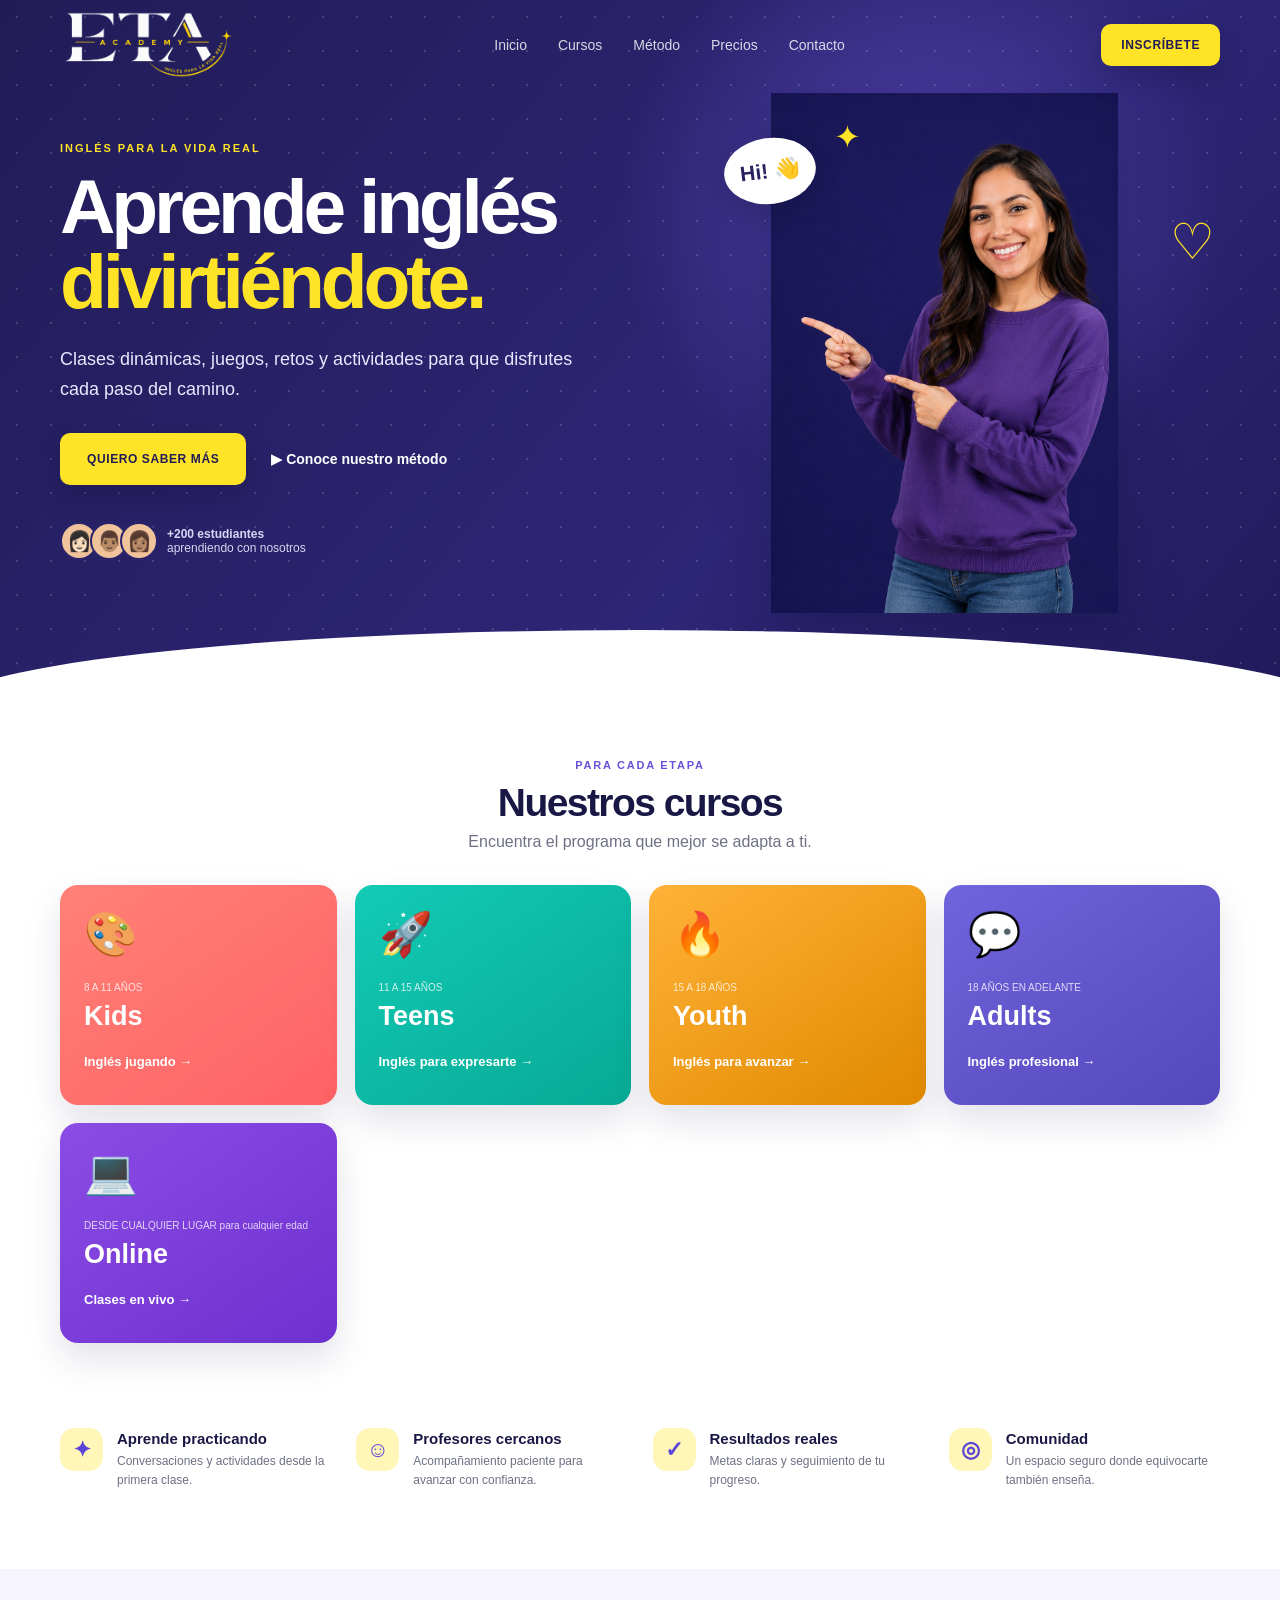
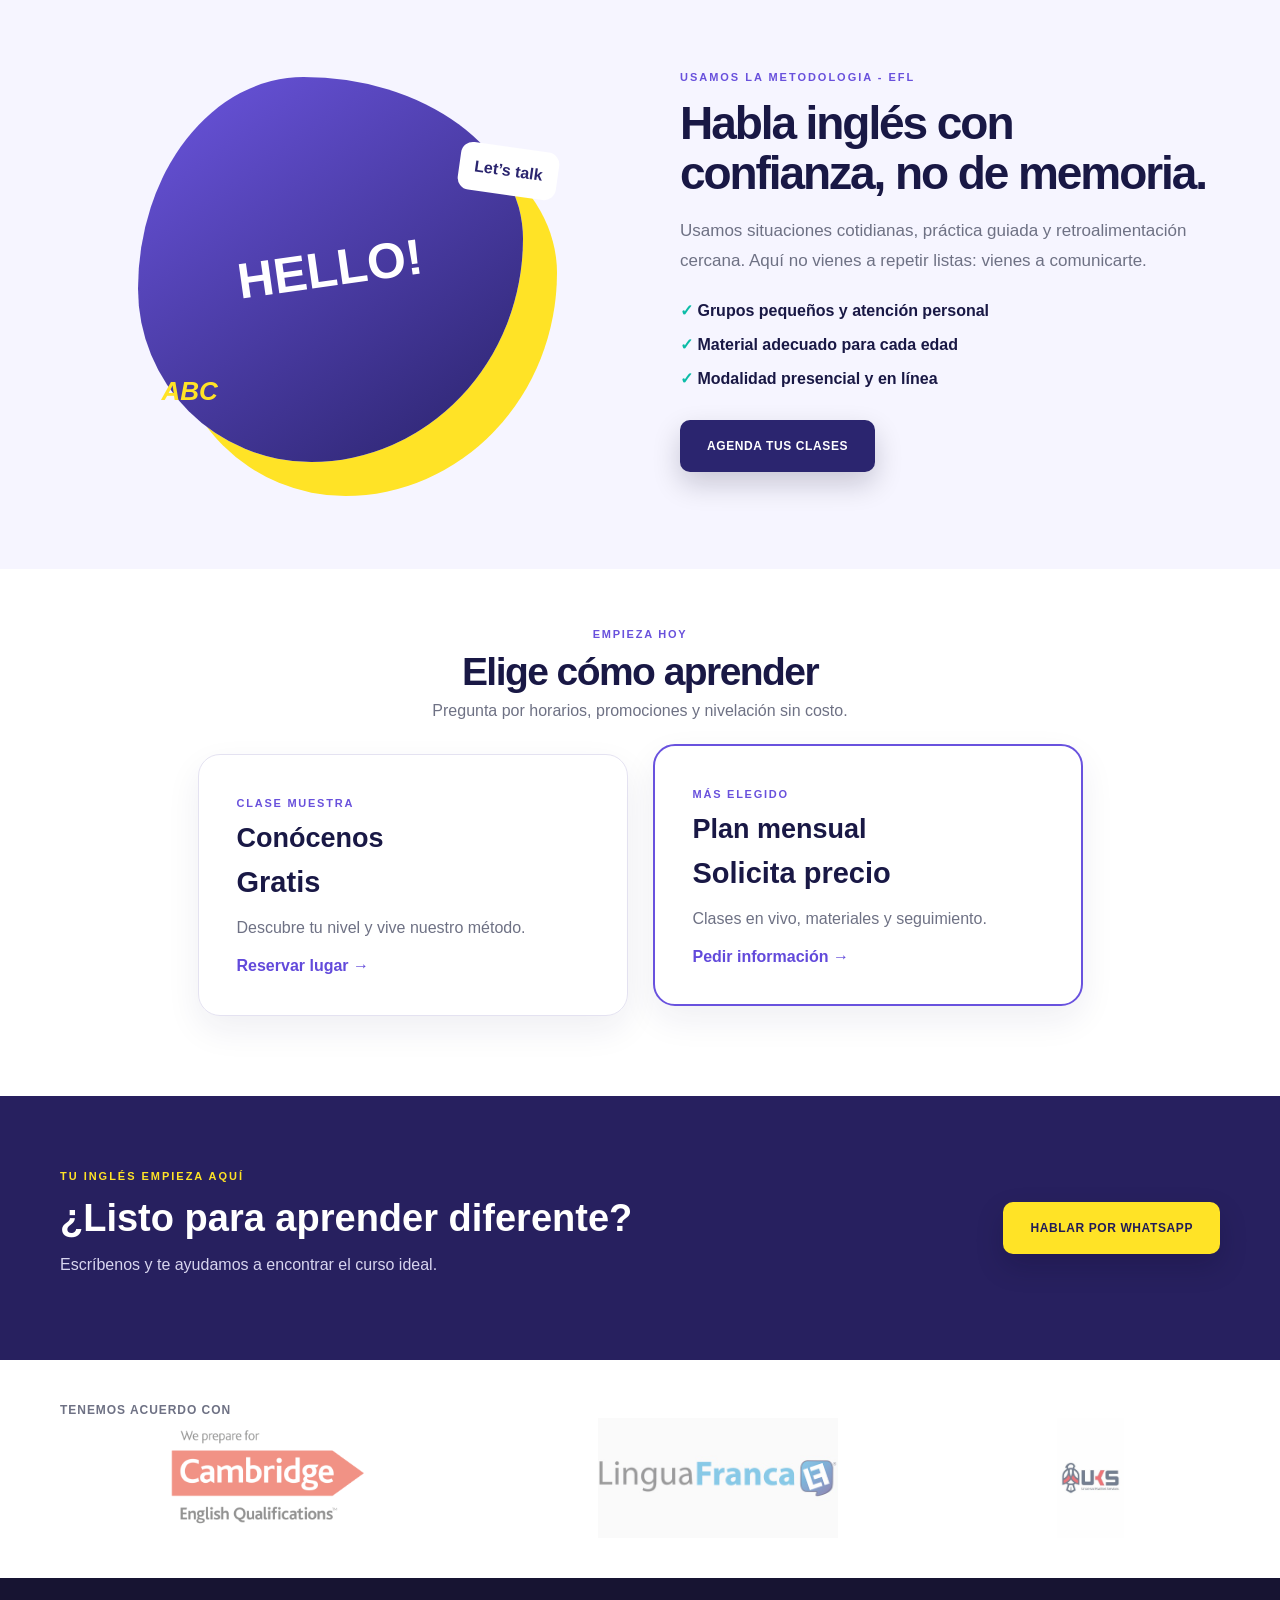
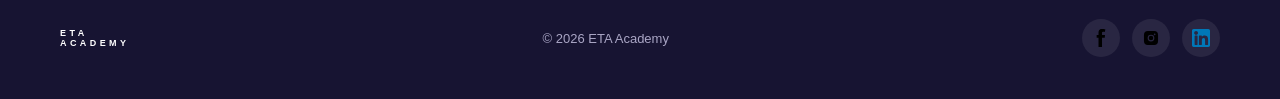
<file: index.html>
<!doctype html>
<html lang="es">

<head>
  <meta charset="UTF-8">
  <meta name="viewport" content="width=device-width, initial-scale=1.0">
  <meta name="description"
    content="Cursos de inglés para niños, adolescentes y adultos. Clases dinámicas presenciales y en línea.">
  <title>ETA Academy | Aprende inglés divirtiéndote</title>
  <link rel="stylesheet" href="css/styles.css">
</head>

<body>
  <header class="hero" id="inicio">
    <nav class="nav shell">
      <a class="brand" href="#inicio">
        <img src="assets/logo/eta-logo.png" alt="ETA Logo">
      </a>
      <button class="menu" aria-label="Abrir menú" aria-expanded="false">☰</button>
      <div class="links">
        <a href="#inicio">Inicio</a><a href="#cursos">Cursos</a><a href="#metodo">Método</a>
        <a href="#precios">Precios</a><a href="#contacto">Contacto</a>


      </div>
      <a class="btn small" href="#contacto">Inscríbete</a>
    </nav>
    <div class="hero-grid shell">
      <div class="hero-copy">
        <span class="eyebrow">INGLÉS PARA LA VIDA REAL</span>
        <h1>Aprende inglés<br><em>divirtiéndote.</em></h1>
        <p>Clases dinámicas, juegos, retos y actividades para que disfrutes cada paso del camino.</p>
        <div class="actions"><a class="btn" href="#cursos">Quiero saber más</a><a href="#metodo">▶ Conoce nuestro
            método</a></div>
        <div class="students"><span>👩🏻</span><span>👨🏽</span><span>👩🏽</span>
          <p><b>+200 estudiantes</b><br>aprendiendo con nosotros</p>
        </div>
      </div>
      <div class="teacher">
        <div class="bubble">Hi! 👋</div><i class="star">✦</i><i class="heart">♡</i>
        <img src="assets/images/ita-teacher.png" alt="Profesora de inglés sonriendo y señalando">
      </div>
    </div>
    <div class="wave"></div>
  </header>

  <main>
    <section class="section shell" id="cursos">
      <div class="heading"><span>PARA CADA ETAPA</span>
        <h2>Nuestros cursos</h2>
        <p>Encuentra el programa que mejor se adapta a ti.</p>
      </div>
      <div class="courses">
        <article class="coral"><b>🎨</b><small>8 A 11 AÑOS</small>
          <h3>Kids</h3><a href="cursos/curso-kids.html">Inglés jugando →</a>
        </article>
        <article class="mint"><b>🚀</b><small>11 A 15 AÑOS</small>
          <h3>Teens</h3><a href="cursos/curso-teens.html">Inglés para expresarte →</a>
        </article>
        <article class="orange"><b>🔥​</b><small>15 A 18 AÑOS</small>
          <h3>Youth</h3><a href="cursos/curso-youth.html">Inglés para avanzar →</a>
        </article>
        <article class="violet"><b>💬</b><small>18 AÑOS EN ADELANTE</small>
          <h3>Adults</h3><a href="cursos/curso-adults.html">Inglés profesional →</a>
        </article>
        <article class="purple"><b>💻</b><small>DESDE CUALQUIER LUGAR para cualquier edad</small>
          <h3>Online</h3><a href="cursos/curso-online.html">Clases en vivo →</a>
        </article>
      </div>
    </section>

    <section class="benefits shell">
      <article><b>✦</b>
        <div>
          <h3>Aprende practicando</h3>
          <p>Conversaciones y actividades desde la primera clase.</p>
        </div>
      </article>
      <article><b>☺</b>
        <div>
          <h3>Profesores cercanos</h3>
          <p>Acompañamiento paciente para avanzar con confianza.</p>
        </div>
      </article>
      <article><b>✓</b>
        <div>
          <h3>Resultados reales</h3>
          <p>Metas claras y seguimiento de tu progreso.</p>
        </div>
      </article>
      <article><b>◎</b>
        <div>
          <h3>Comunidad</h3>
          <p>Un espacio seguro donde equivocarte también enseña.</p>
        </div>
      </article>
    </section>

    <section class="method" id="metodo">
      <div class="method-grid shell">
        <div class="art">
          <div class="blob"><strong>HELLO!</strong><span>Let’s talk</span><i>ABC</i></div>
        </div>
        <div class="method-copy"><span class="eyebrow purple-text">USAMOS LA METODOLOGIA - EFL</span>
          <h2>Habla inglés con confianza, no de memoria.</h2>
          <p>Usamos situaciones cotidianas, práctica guiada y retroalimentación cercana. Aquí no vienes a repetir
            listas: vienes a comunicarte.</p>
          <ul>
            <li>✓ Grupos pequeños y atención personal</li>
            <li>✓ Material adecuado para cada edad</li>
            <li>✓ Modalidad presencial y en línea</li>
          </ul>
          <a class="btn dark" href="#contacto">Agenda tus clases</a>
        </div>
      </div>
    </section>

    <section>


    </section>

    <section class="section shell" id="precios">
      <div class="heading"><span>EMPIEZA HOY</span>
        <h2>Elige cómo aprender</h2>
        <p>Pregunta por horarios, promociones y nivelación sin costo.</p>
      </div>
      <div class="prices">
        <article><small>CLASE MUESTRA</small>
          <h3>Conócenos</h3><strong>Gratis</strong>
          <p>Descubre tu nivel y vive nuestro método.</p><a href="#contacto">Reservar lugar →</a>
        </article>
        <article class="featured"><small>MÁS ELEGIDO</small>
          <h3>Plan mensual</h3><strong>Solicita precio</strong>
          <p>Clases en vivo, materiales y seguimiento.</p><a href="#contacto">Pedir información →</a>
        </article>
      </div>
    </section>

    <section class="cta" id="contacto">
      <div class="shell">
        <div><span class="eyebrow">TU INGLÉS EMPIEZA AQUÍ</span>
          <h2>¿Listo para aprender diferente?</h2>
          <p>Escríbenos y te ayudamos a encontrar el curso ideal.</p>
        </div><a class="btn"
          href="https://wa.me/525545392497?text=Hola%2C%20quiero%20informaci%C3%B3n%20sobre%20los%20cursos%20de%20ETA%20Academy">Hablar
          por WhatsApp</a>
      </div>
    </section>
  </main>

  
<section class="partners shell">
  <span class="label">Tenemos acuerdo con</span>
  <div class="partners-grid">
    <img src="assets/partners/cambridge.webp" alt="Cambridge">
    <img src="assets/partners/linguaFranca.jpeg" alt="Lingua Franca">
    <img src="assets/partners/uks.jpeg" alt="UKS ">
  </div>
</section>


<footer>
  <div class="shell">
    <div class="brand"><b>ETA</b><span>ACADEMY</span></div>
    <p>© 2026 ETA Academy</p>
    <nav class="socialmedia">
      <a href="https://facebook.com/TU_PAGINA" target="_blank" rel="noopener">
        <img src="assets/images/facebook.svg" alt="Visita nuestro Facebook">
      </a>
      <a href="https://instagram.com/TU_USUARIO" target="_blank" rel="noopener">
        <img src="assets/images/instagram.svg" alt="Visita nuestro Instagram">
      </a>
      <a href="https://linkedin.com/" target="_blank" rel="noopener">
        <img src="assets/images/linkedin.svg" alt="Visita nuestro TikTok">
      </a>
    </nav>
  </div>
</footer>
  <script src="js/script.js"></script>
</body>

</html>
</file>
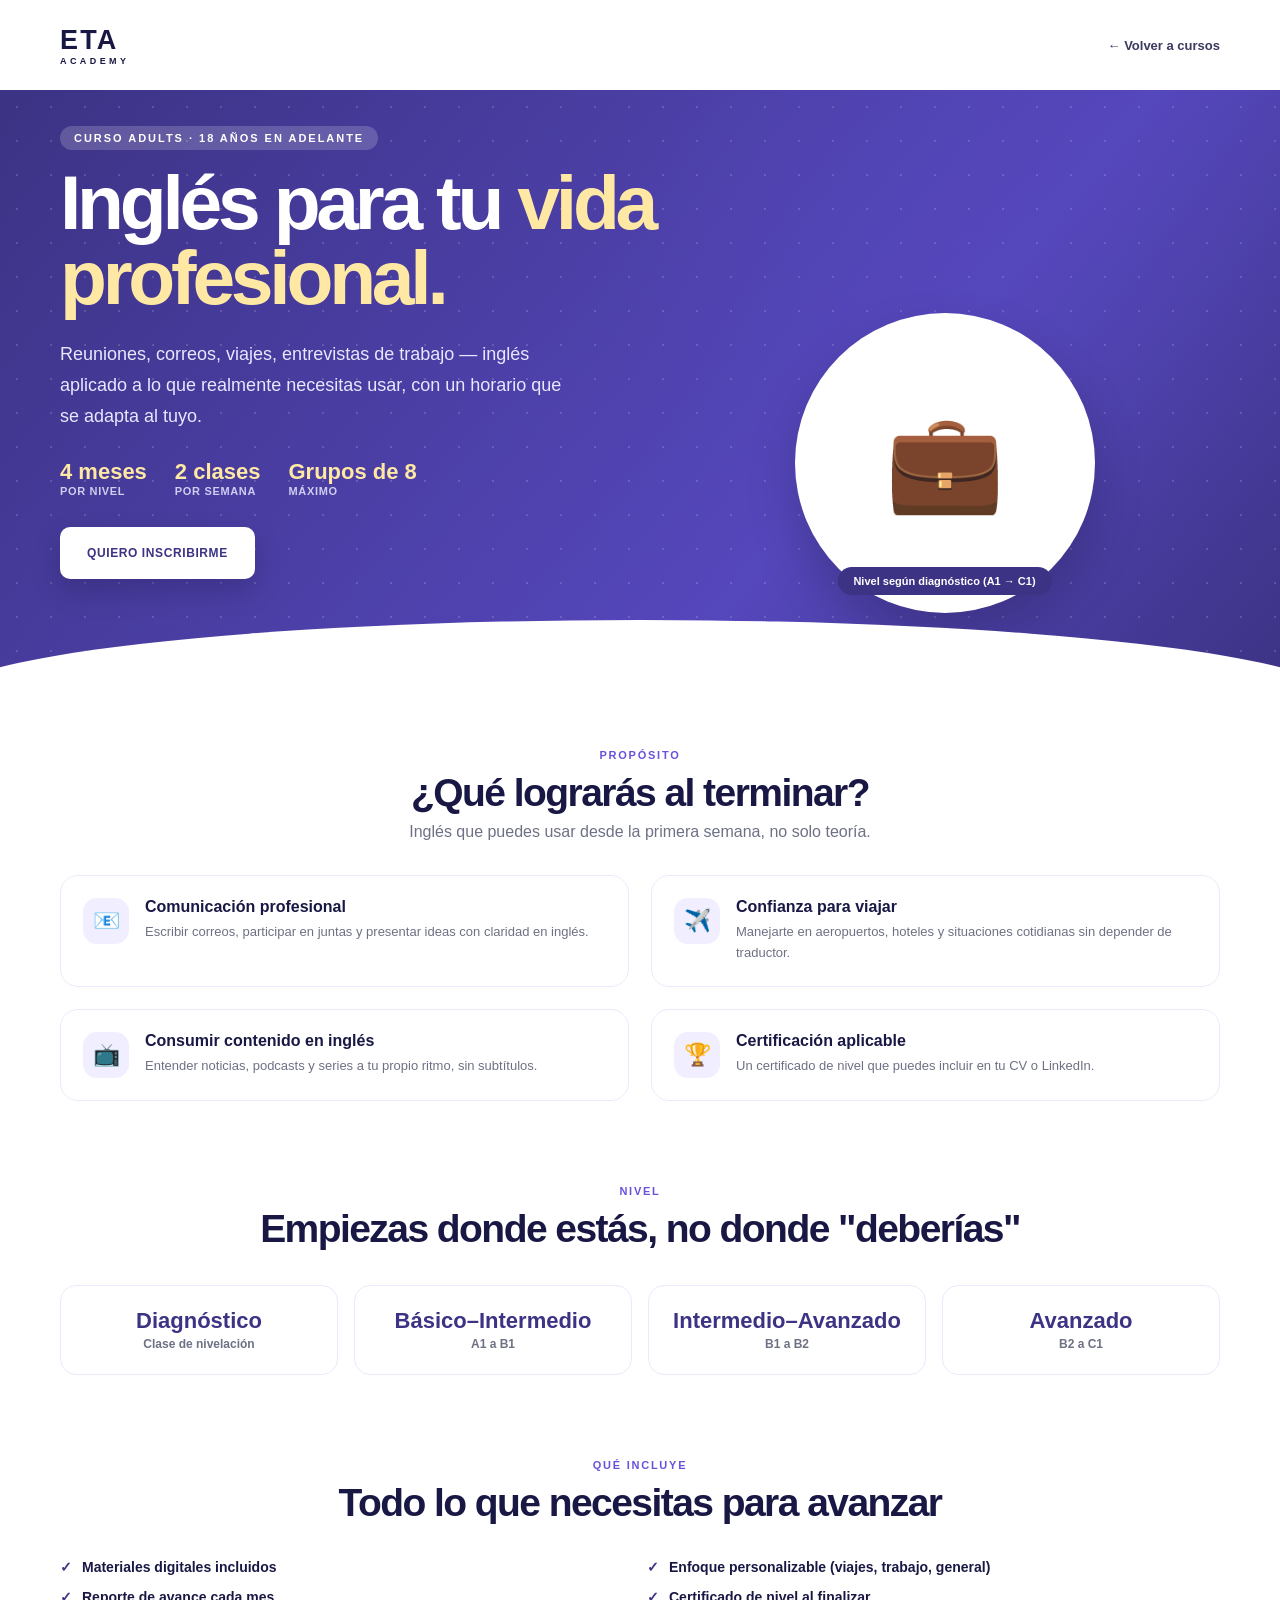
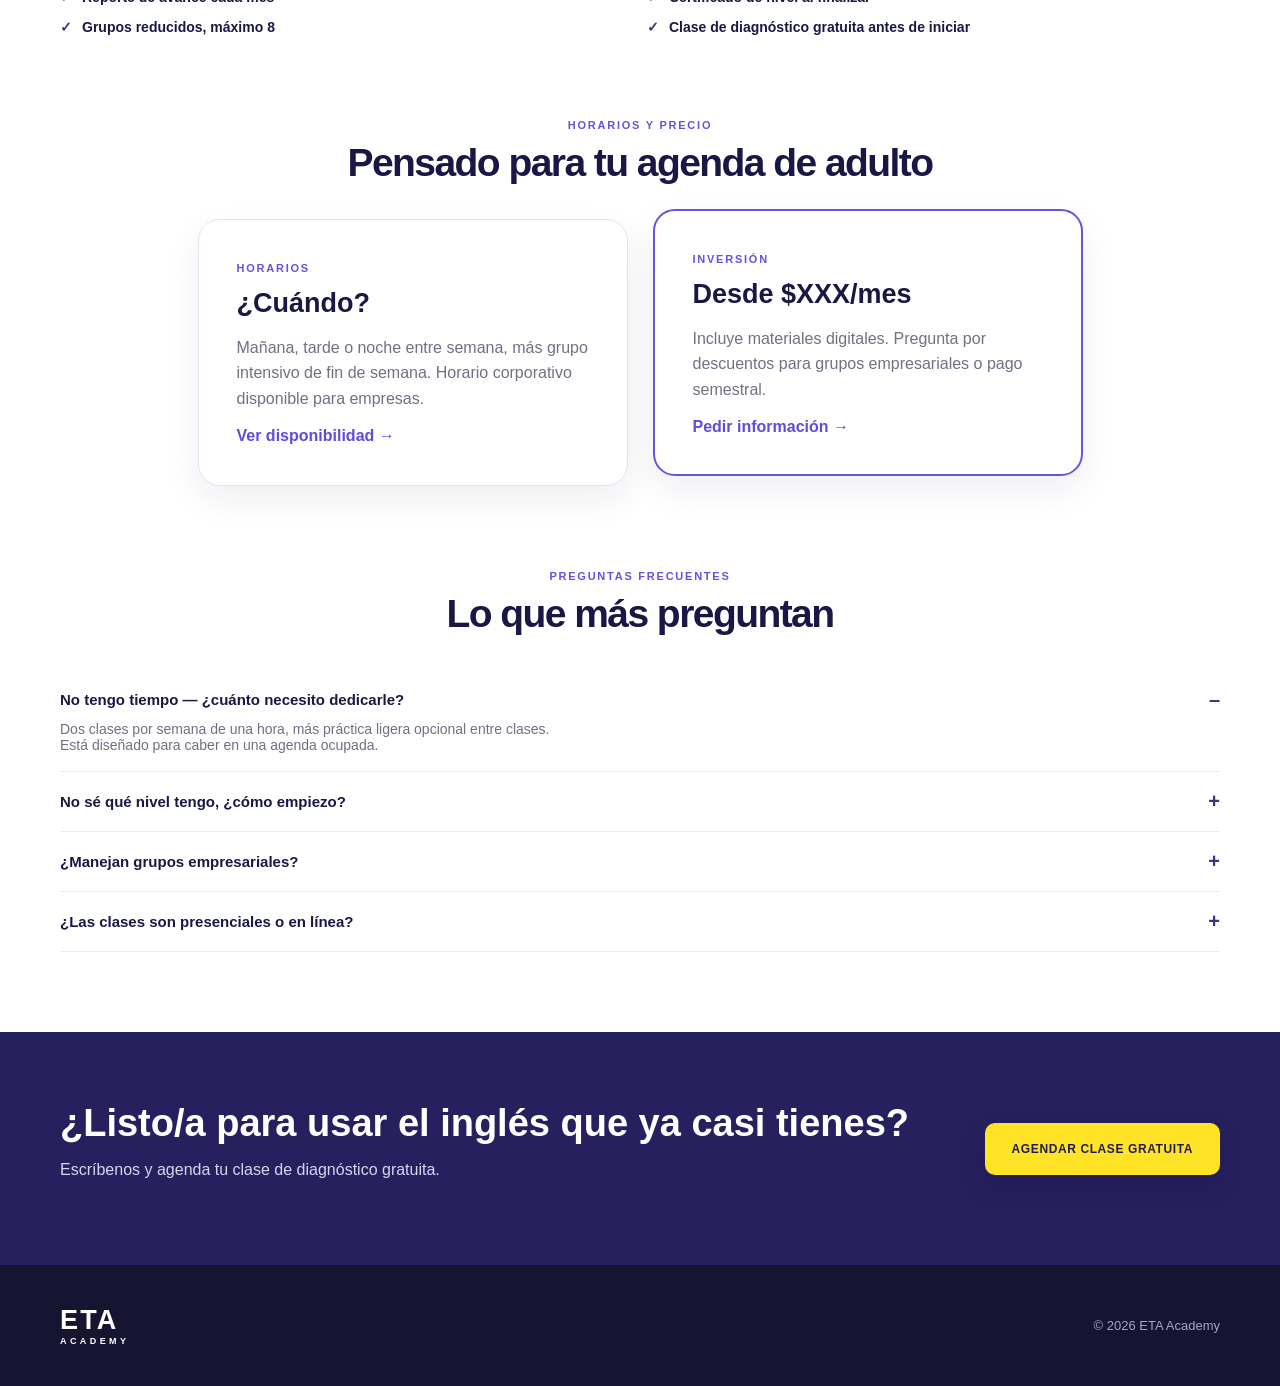
<file: curso-adults.html>
<!doctype html>
<html lang="es">
<head>
  <meta charset="UTF-8">
  <meta name="viewport" content="width=device-width, initial-scale=1.0">
  <meta name="description" content="Curso de inglés para adultos en ETA Academy. Comunicación profesional, viajes y confianza real, con horario flexible.">
  <title>Adults | ETA Academy</title>
  <link rel="stylesheet" href="styles.css">
  <link rel="stylesheet" href="curso.css">
</head>
<body class="course-violet">

  <nav class="nav shell">
    <a class="brand" href="index.html"><b>ETA</b><span>ACADEMY</span></a>
    <a class="back-link" href="index.html#cursos">← Volver a cursos</a>
  </nav>

  <header class="hero hero--course">
    <div class="hero-grid shell">
      <div class="hero-copy">
        <span class="eyebrow">CURSO ADULTS · 18 AÑOS EN ADELANTE</span>
        <h1>Inglés para tu <em>vida profesional.</em></h1>
        <p>Reuniones, correos, viajes, entrevistas de trabajo — inglés aplicado a lo que realmente necesitas usar, con un horario que se adapta al tuyo.</p>
        <div class="course-facts">
          <div><strong>4 meses</strong><span>por nivel</span></div>
          <div><strong>2 clases</strong><span>por semana</span></div>
          <div><strong>Grupos de 8</strong><span>máximo</span></div>
        </div>
        <div class="actions">
          <a class="btn" href="https://wa.me/525545392497?text=Hola%2C%20quiero%20informaci%C3%B3n%20del%20curso%20Adults">Quiero inscribirme</a>
        </div>
      </div>
      <div class="teacher">
        <div class="mascot-card">
          💼
          <span class="tag">Nivel según diagnóstico (A1 → C1)</span>
        </div>
      </div>
    </div>
    <div class="wave"></div>
  </header>

  <main>

    <section class="section shell">
      <div class="heading">
        <span>PROPÓSITO</span>
        <h2>¿Qué lograrás al terminar?</h2>
        <p>Inglés que puedes usar desde la primera semana, no solo teoría.</p>
      </div>
      <div class="purpose">
        <article><b>📧</b><div><h3>Comunicación profesional</h3><p>Escribir correos, participar en juntas y presentar ideas con claridad en inglés.</p></div></article>
        <article><b>✈️</b><div><h3>Confianza para viajar</h3><p>Manejarte en aeropuertos, hoteles y situaciones cotidianas sin depender de traductor.</p></div></article>
        <article><b>📺</b><div><h3>Consumir contenido en inglés</h3><p>Entender noticias, podcasts y series a tu propio ritmo, sin subtítulos.</p></div></article>
        <article><b>🏆</b><div><h3>Certificación aplicable</h3><p>Un certificado de nivel que puedes incluir en tu CV o LinkedIn.</p></div></article>
      </div>
    </section>

    <section class="section shell" style="padding-top:0;">
      <div class="heading">
        <span>NIVEL</span>
        <h2>Empiezas donde estás, no donde "deberías"</h2>
      </div>
      <div class="levels">
        <div class="level"><strong>Diagnóstico</strong><span>Clase de nivelación</span></div>
        <div class="level"><strong>Básico–Intermedio</strong><span>A1 a B1</span></div>
        <div class="level"><strong>Intermedio–Avanzado</strong><span>B1 a B2</span></div>
        <div class="level"><strong>Avanzado</strong><span>B2 a C1</span></div>
      </div>
    </section>

    <section class="section shell" style="padding-top:0;">
      <div class="heading">
        <span>QUÉ INCLUYE</span>
        <h2>Todo lo que necesitas para avanzar</h2>
      </div>
      <ul class="includes-grid">
        <li>Materiales digitales incluidos</li>
        <li>Enfoque personalizable (viajes, trabajo, general)</li>
        <li>Reporte de avance cada mes</li>
        <li>Certificado de nivel al finalizar</li>
        <li>Grupos reducidos, máximo 8</li>
        <li>Clase de diagnóstico gratuita antes de iniciar</li>
      </ul>
    </section>

    <section class="section shell" style="padding-top:0;">
      <div class="heading">
        <span>HORARIOS Y PRECIO</span>
        <h2>Pensado para tu agenda de adulto</h2>
      </div>
      <div class="prices">
        <article>
          <small>HORARIOS</small>
          <h3>¿Cuándo?</h3>
          <p>Mañana, tarde o noche entre semana, más grupo intensivo de fin de semana. Horario corporativo disponible para empresas.</p>
          <a href="https://wa.me/525545392497?text=Hola%2C%20quiero%20saber%20los%20horarios%20del%20curso%20Adults">Ver disponibilidad →</a>
        </article>
        <article class="featured">
          <small>INVERSIÓN</small>
          <h3>Desde $XXX/mes</h3>
          <p>Incluye materiales digitales. Pregunta por descuentos para grupos empresariales o pago semestral.</p>
          <a href="https://wa.me/525545392497?text=Hola%2C%20quiero%20informaci%C3%B3n%20de%20precio%20del%20curso%20Adults">Pedir información →</a>
        </article>
      </div>
    </section>

    <section class="section shell" style="padding-top:0;">
      <div class="heading">
        <span>PREGUNTAS FRECUENTES</span>
        <h2>Lo que más preguntan</h2>
      </div>
      <div class="faq-course">
        <details open>
          <summary>No tengo tiempo — ¿cuánto necesito dedicarle?</summary>
          <p>Dos clases por semana de una hora, más práctica ligera opcional entre clases. Está diseñado para caber en una agenda ocupada.</p>
        </details>
        <details>
          <summary>No sé qué nivel tengo, ¿cómo empiezo?</summary>
          <p>La clase de diagnóstico gratuita evalúa tu nivel actual y te ubica en el grupo adecuado, sin compromiso.</p>
        </details>
        <details>
          <summary>¿Manejan grupos empresariales?</summary>
          <p>Sí, podemos armar grupos cerrados para tu empresa con horario y enfoque adaptado (negocios, atención a clientes, etc.).</p>
        </details>
        <details>
          <summary>¿Las clases son presenciales o en línea?</summary>
          <p>Ambas modalidades disponibles — puedes elegir la que mejor se acomode, o combinar según la semana.</p>
        </details>
      </div>
    </section>

  </main>

  <section class="cta">
    <div class="shell">
      <div>
        <h2>¿Listo/a para usar el inglés que ya casi tienes?</h2>
        <p>Escríbenos y agenda tu clase de diagnóstico gratuita.</p>
      </div>
      <a class="btn" href="https://wa.me/525545392497?text=Hola%2C%20quiero%20agendar%20la%20clase%20de%20diagn%C3%B3stico%20gratuita%20para%20el%20curso%20Adults">Agendar clase gratuita</a>
    </div>
  </section>

  <footer>
    <div class="shell">
      <div class="brand"><b>ETA</b><span>ACADEMY</span></div>
      <p>© 2026 ETA Academy</p>
    </div>
  </footer>

</body>
</html>
</file>
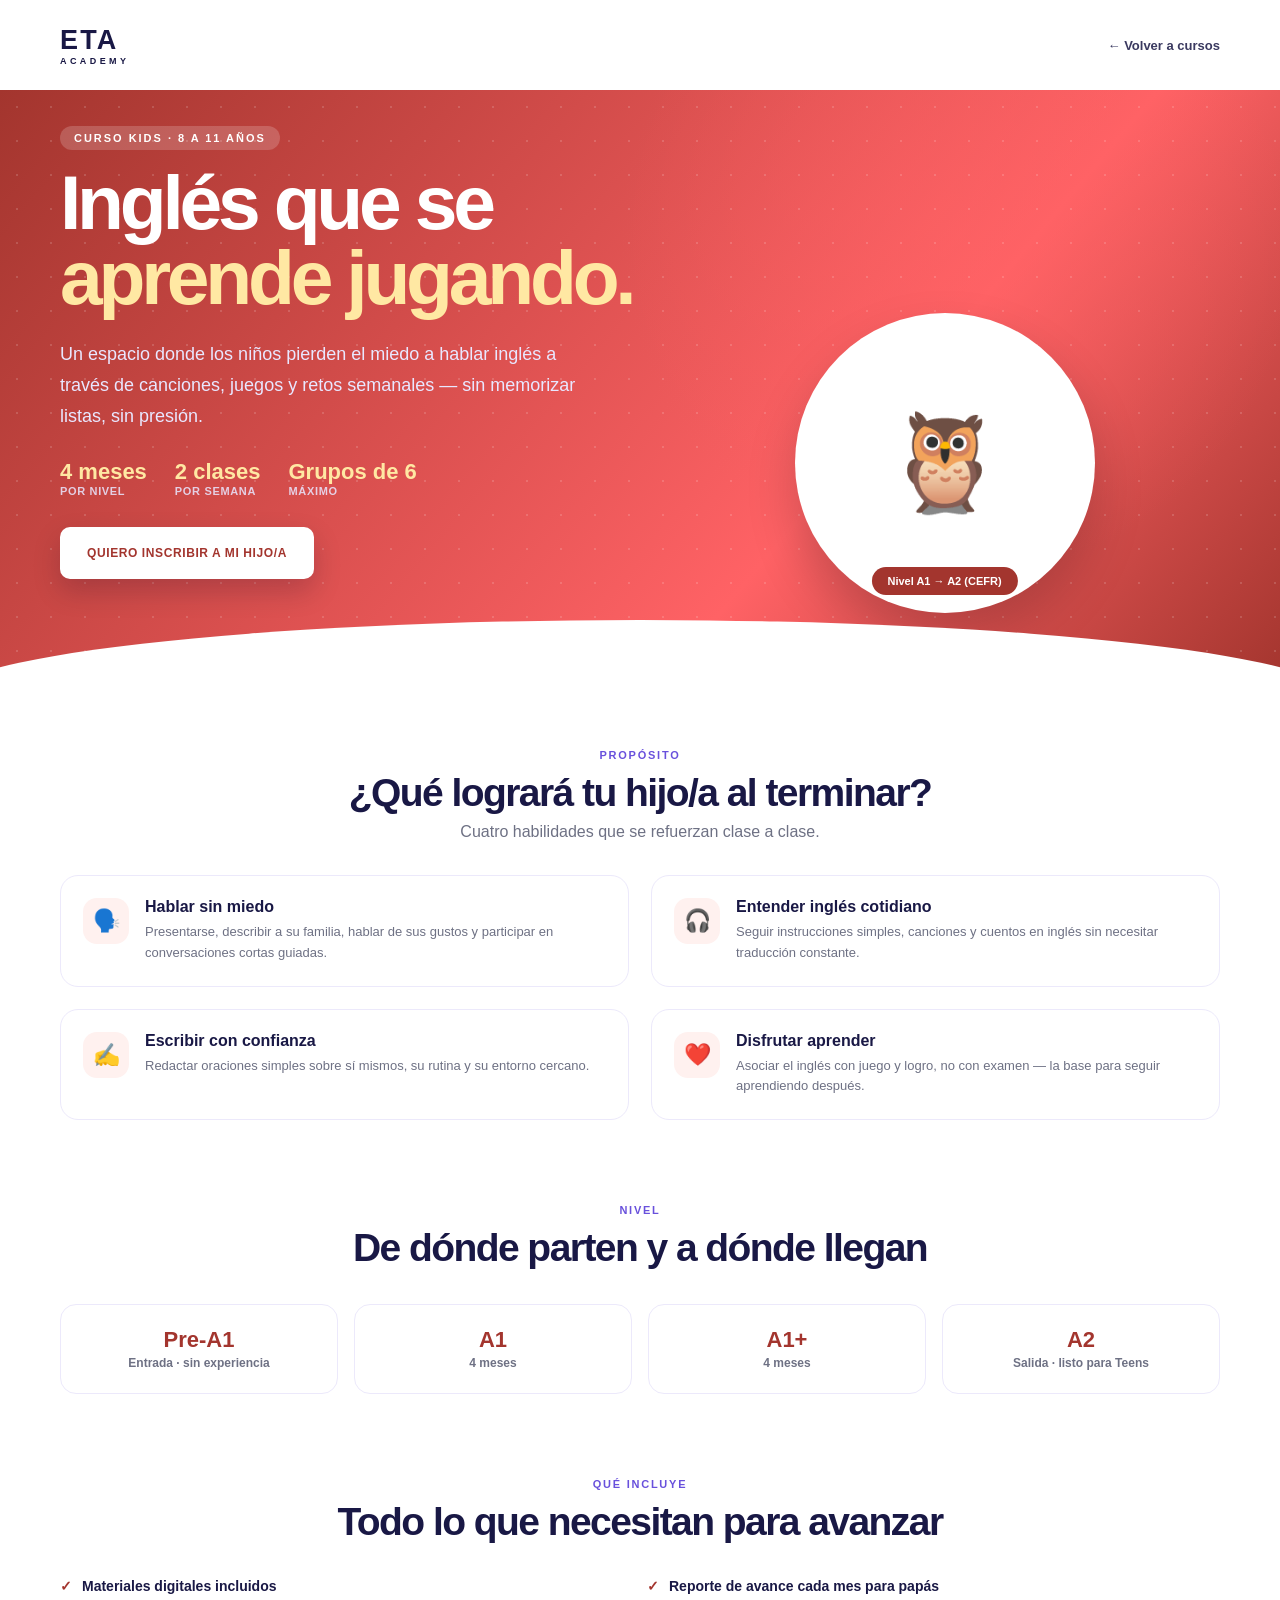
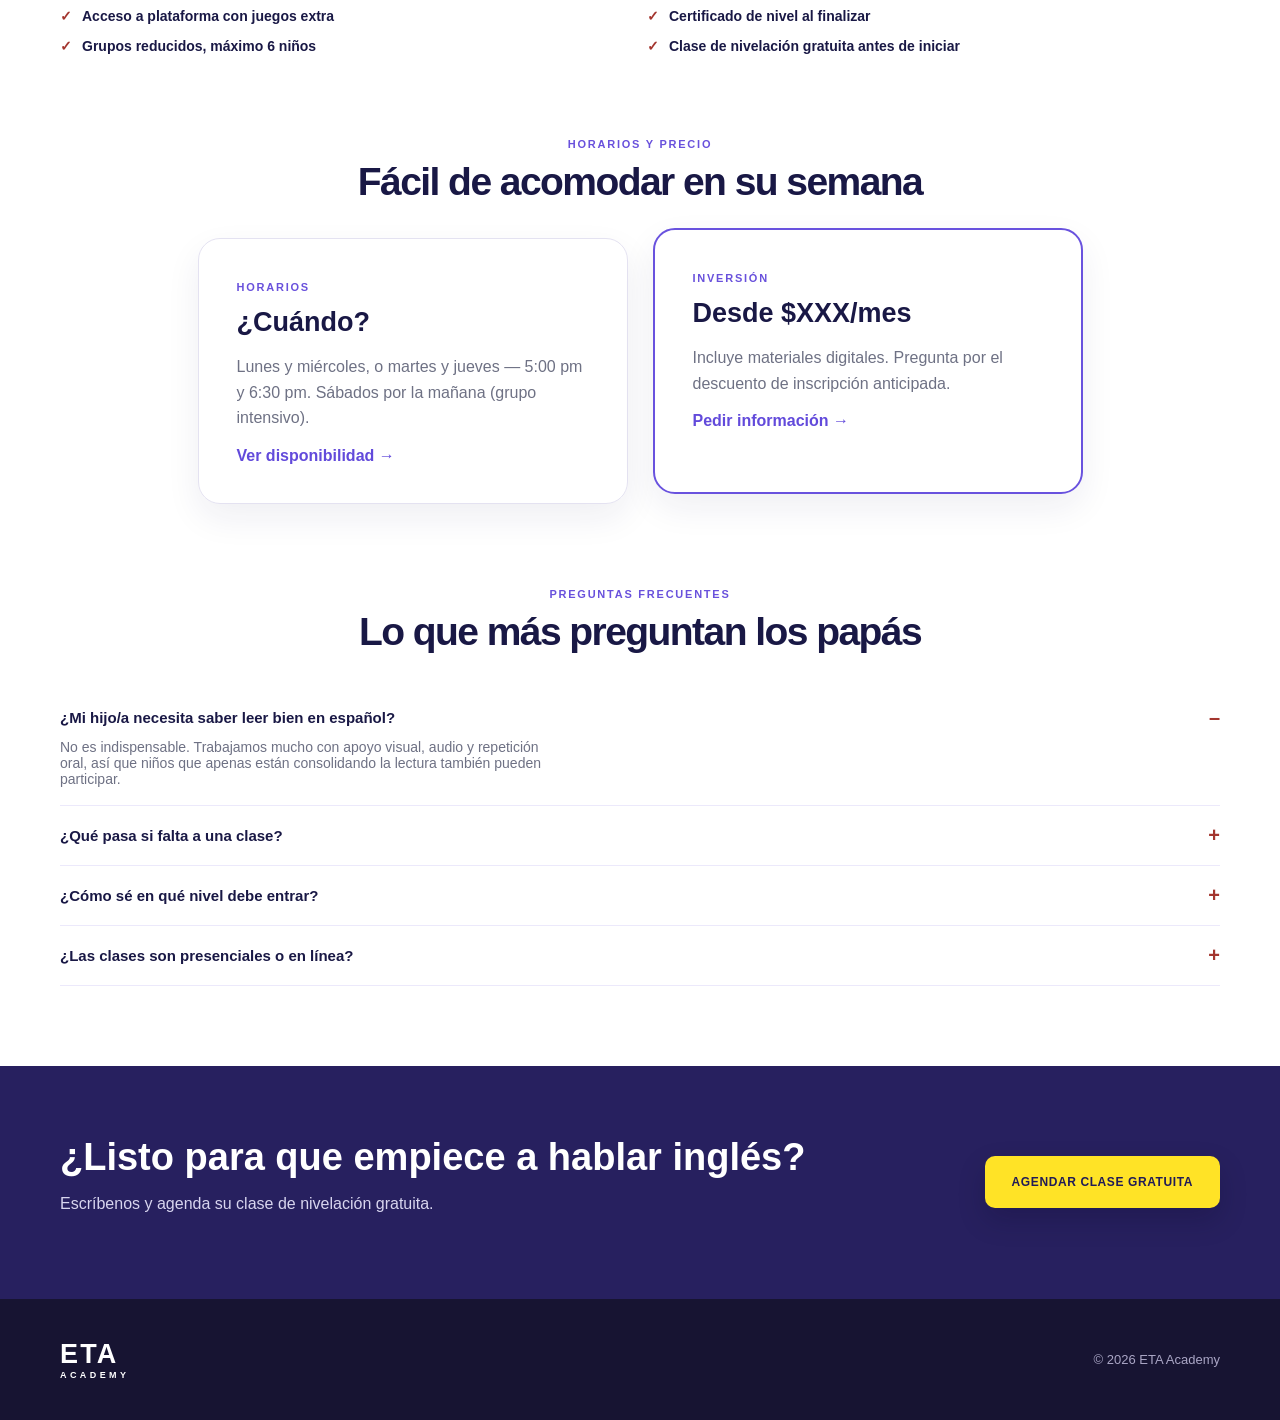
<file: curso-kids.html>
<!doctype html>
<html lang="es">
<head>
  <meta charset="UTF-8">
  <meta name="viewport" content="width=device-width, initial-scale=1.0">
  <meta name="description" content="Curso de inglés para niños de 8 a 11 años en ETA Academy. Aprenden jugando, cantando y participando en retos semanales.">
  <title>Kids | ETA Academy</title>
  <link rel="stylesheet" href="styles.css">
  <link rel="stylesheet" href="curso.css">
</head>
<body class="course-coral">

  <nav class="nav shell">
    <a class="brand" href="index.html"><b>ETA</b><span>ACADEMY</span></a>
    <a class="back-link" href="index.html#cursos">← Volver a cursos</a>
  </nav>

  <header class="hero hero--course">
    <div class="hero-grid shell">
      <div class="hero-copy">
        <span class="eyebrow">CURSO KIDS · 8 A 11 AÑOS</span>
        <h1>Inglés que se <em>aprende jugando.</em></h1>
        <p>Un espacio donde los niños pierden el miedo a hablar inglés a través de canciones, juegos y retos semanales — sin memorizar listas, sin presión.</p>
        <div class="course-facts">
          <div><strong>4 meses</strong><span>por nivel</span></div>
          <div><strong>2 clases</strong><span>por semana</span></div>
          <div><strong>Grupos de 6</strong><span>máximo</span></div>
        </div>
        <div class="actions">
          <a class="btn" href="https://wa.me/525545392497?text=Hola%2C%20quiero%20informaci%C3%B3n%20del%20curso%20Kids">Quiero inscribir a mi hijo/a</a>
        </div>
      </div>
      <div class="teacher">
        <div class="mascot-card">
          🦉
          <span class="tag">Nivel A1 → A2 (CEFR)</span>
        </div>
      </div>
    </div>
    <div class="wave"></div>
  </header>

  <main>

    <section class="section shell">
      <div class="heading">
        <span>PROPÓSITO</span>
        <h2>¿Qué logrará tu hijo/a al terminar?</h2>
        <p>Cuatro habilidades que se refuerzan clase a clase.</p>
      </div>
      <div class="purpose">
        <article><b>🗣️</b><div><h3>Hablar sin miedo</h3><p>Presentarse, describir a su familia, hablar de sus gustos y participar en conversaciones cortas guiadas.</p></div></article>
        <article><b>🎧</b><div><h3>Entender inglés cotidiano</h3><p>Seguir instrucciones simples, canciones y cuentos en inglés sin necesitar traducción constante.</p></div></article>
        <article><b>✍️</b><div><h3>Escribir con confianza</h3><p>Redactar oraciones simples sobre sí mismos, su rutina y su entorno cercano.</p></div></article>
        <article><b>❤️</b><div><h3>Disfrutar aprender</h3><p>Asociar el inglés con juego y logro, no con examen — la base para seguir aprendiendo después.</p></div></article>
      </div>
    </section>

    <section class="section shell" style="padding-top:0;">
      <div class="heading">
        <span>NIVEL</span>
        <h2>De dónde parten y a dónde llegan</h2>
      </div>
      <div class="levels">
        <div class="level"><strong>Pre-A1</strong><span>Entrada · sin experiencia</span></div>
        <div class="level"><strong>A1</strong><span>4 meses</span></div>
        <div class="level"><strong>A1+</strong><span>4 meses</span></div>
        <div class="level"><strong>A2</strong><span>Salida · listo para Teens</span></div>
      </div>
    </section>

    <section class="section shell" style="padding-top:0;">
      <div class="heading">
        <span>QUÉ INCLUYE</span>
        <h2>Todo lo que necesitan para avanzar</h2>
      </div>
      <ul class="includes-grid">
        <li>Materiales digitales incluidos</li>
        <li>Reporte de avance cada mes para papás</li>
        <li>Acceso a plataforma con juegos extra</li>
        <li>Certificado de nivel al finalizar</li>
        <li>Grupos reducidos, máximo 6 niños</li>
        <li>Clase de nivelación gratuita antes de iniciar</li>
      </ul>
    </section>

    <section class="section shell" style="padding-top:0;">
      <div class="heading">
        <span>HORARIOS Y PRECIO</span>
        <h2>Fácil de acomodar en su semana</h2>
      </div>
      <div class="prices">
        <article>
          <small>HORARIOS</small>
          <h3>¿Cuándo?</h3>
          <p>Lunes y miércoles, o martes y jueves — 5:00 pm y 6:30 pm. Sábados por la mañana (grupo intensivo).</p>
          <a href="https://wa.me/525545392497?text=Hola%2C%20quiero%20saber%20los%20horarios%20del%20curso%20Kids">Ver disponibilidad →</a>
        </article>
        <article class="featured">
          <small>INVERSIÓN</small>
          <h3>Desde $XXX/mes</h3>
          <p>Incluye materiales digitales. Pregunta por el descuento de inscripción anticipada.</p>
          <a href="https://wa.me/525545392497?text=Hola%2C%20quiero%20informaci%C3%B3n%20de%20precio%20del%20curso%20Kids">Pedir información →</a>
        </article>
      </div>
    </section>

    <section class="section shell" style="padding-top:0;">
      <div class="heading">
        <span>PREGUNTAS FRECUENTES</span>
        <h2>Lo que más preguntan los papás</h2>
      </div>
      <div class="faq-course">
        <details open>
          <summary>¿Mi hijo/a necesita saber leer bien en español?</summary>
          <p>No es indispensable. Trabajamos mucho con apoyo visual, audio y repetición oral, así que niños que apenas están consolidando la lectura también pueden participar.</p>
        </details>
        <details>
          <summary>¿Qué pasa si falta a una clase?</summary>
          <p>Puede reponerla en otro grupo del mismo nivel durante la misma semana, sujeto a disponibilidad de cupo.</p>
        </details>
        <details>
          <summary>¿Cómo sé en qué nivel debe entrar?</summary>
          <p>Antes de iniciar hacemos una clase de nivelación gratuita donde evaluamos comprensión oral y vocabulario básico.</p>
        </details>
        <details>
          <summary>¿Las clases son presenciales o en línea?</summary>
          <p>Ambas modalidades disponibles — puedes elegir la que mejor se acomode, o combinar según la semana.</p>
        </details>
      </div>
    </section>

  </main>

  <section class="cta">
    <div class="shell">
      <div>
        <h2>¿Listo para que empiece a hablar inglés?</h2>
        <p>Escríbenos y agenda su clase de nivelación gratuita.</p>
      </div>
      <a class="btn" href="https://wa.me/525545392497?text=Hola%2C%20quiero%20agendar%20la%20clase%20de%20nivelaci%C3%B3n%20gratuita%20para%20el%20curso%20Kids">Agendar clase gratuita</a>
    </div>
  </section>

  <footer>
    <div class="shell">
      <div class="brand"><b>ETA</b><span>ACADEMY</span></div>
      <p>© 2026 ETA Academy</p>
    </div>
  </footer>

</body>
</html>
</file>
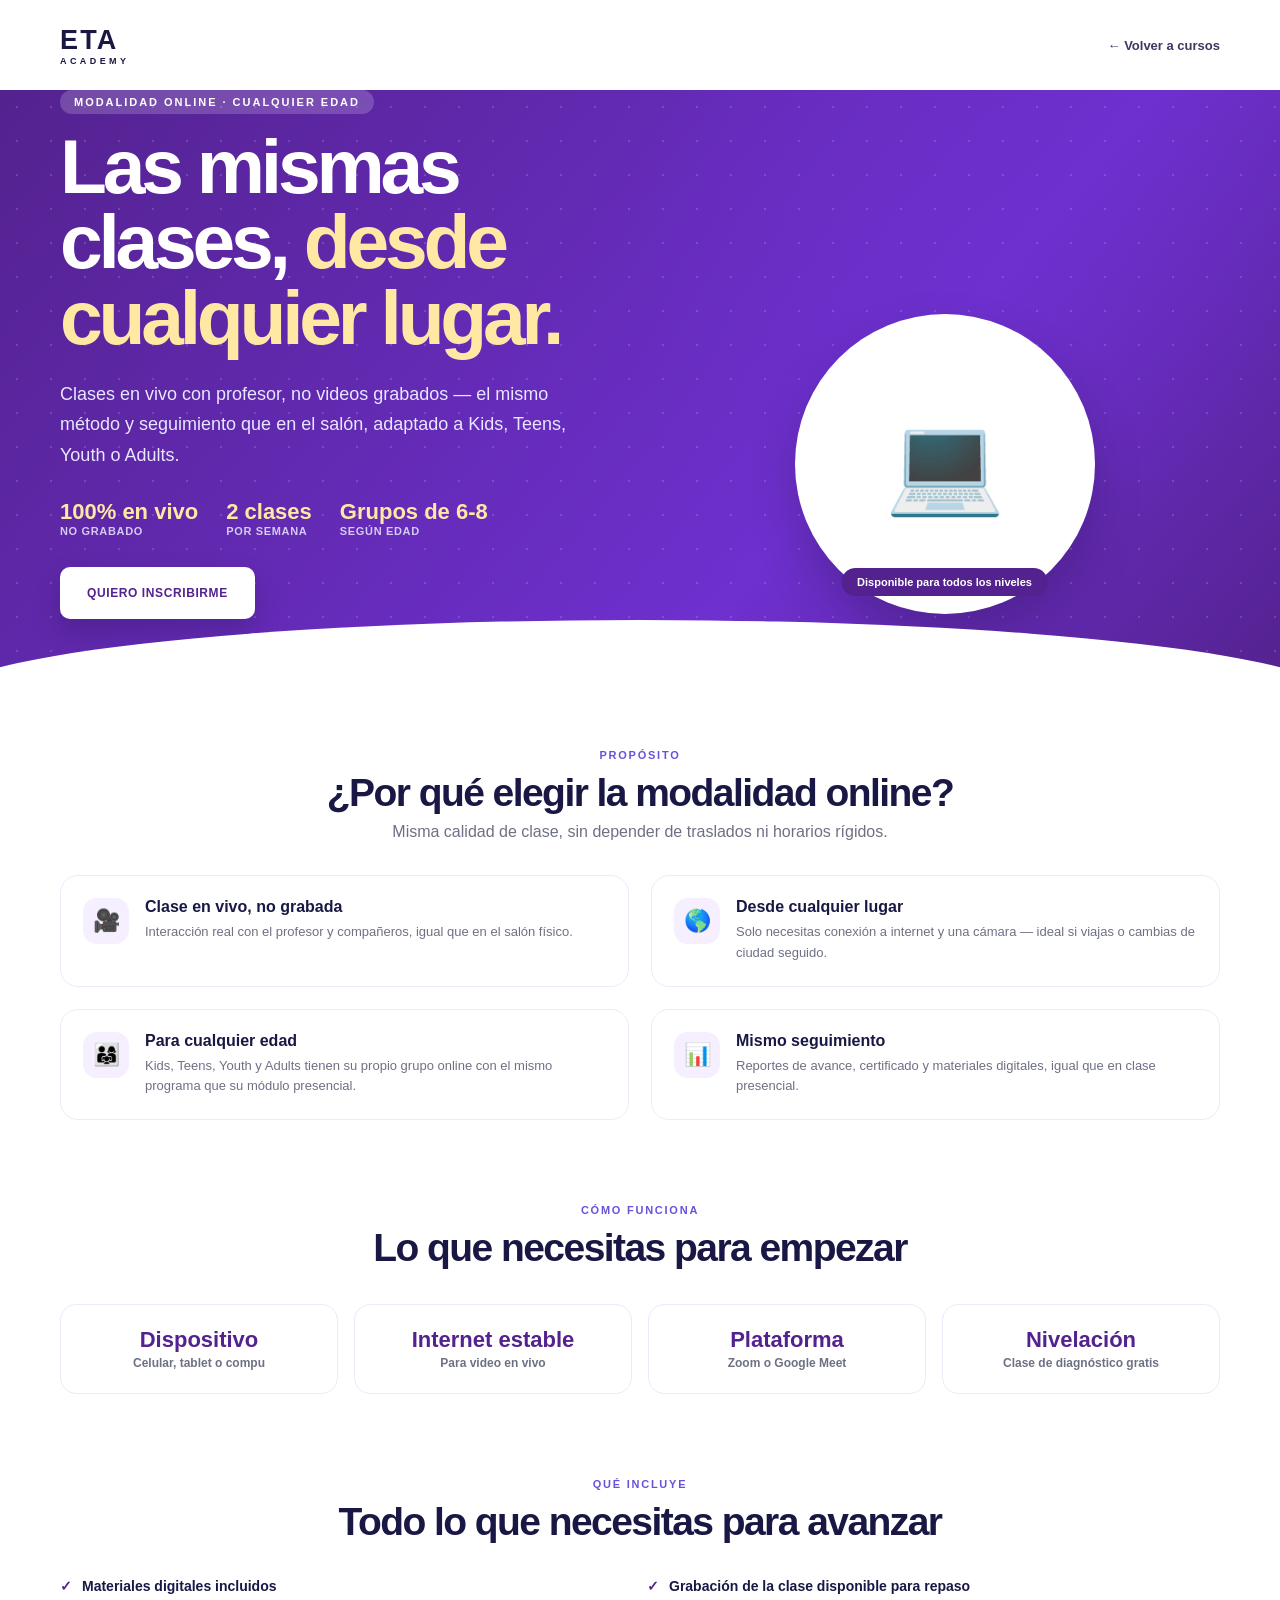
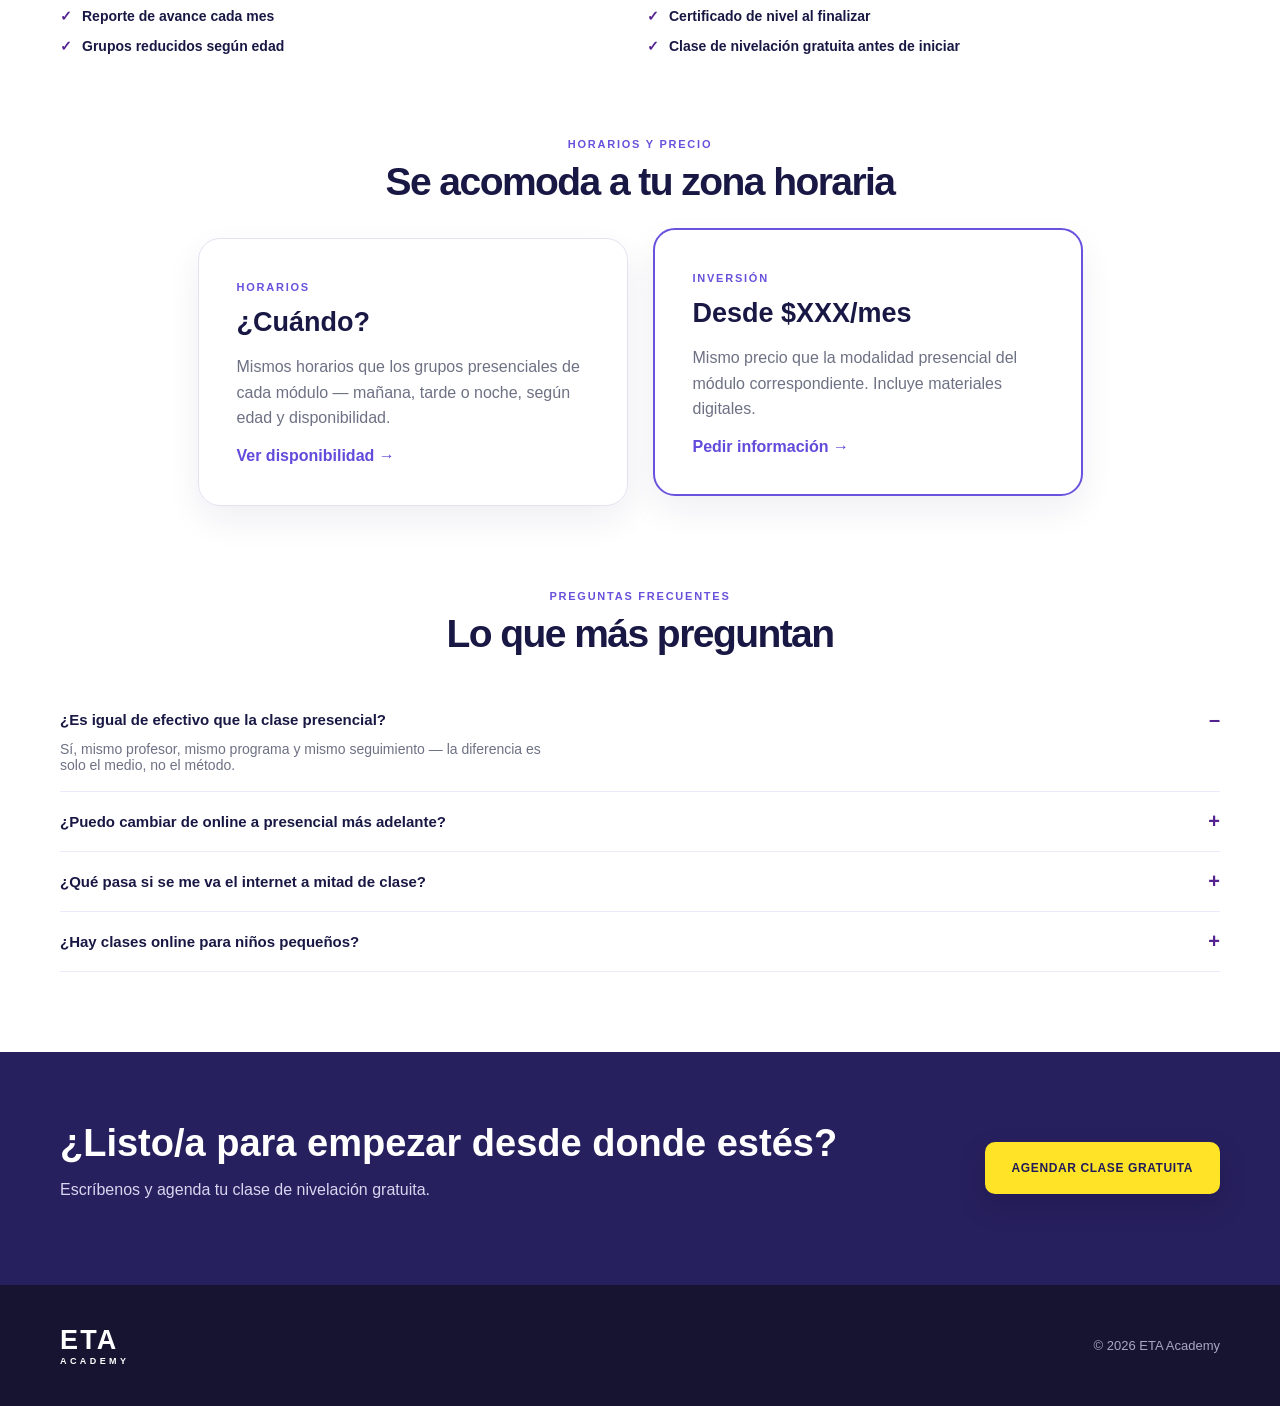
<file: curso-online.html>
<!doctype html>
<html lang="es">
<head>
  <meta charset="UTF-8">
  <meta name="viewport" content="width=device-width, initial-scale=1.0">
  <meta name="description" content="Clases de inglés en línea en ETA Academy, para cualquier edad. Clases en vivo con profesor, desde cualquier lugar.">
  <title>Online | ETA Academy</title>
  <link rel="stylesheet" href="styles.css">
  <link rel="stylesheet" href="curso.css">
</head>
<body class="course-purple">

  <nav class="nav shell">
    <a class="brand" href="index.html"><b>ETA</b><span>ACADEMY</span></a>
    <a class="back-link" href="index.html#cursos">← Volver a cursos</a>
  </nav>

  <header class="hero hero--course">
    <div class="hero-grid shell">
      <div class="hero-copy">
        <span class="eyebrow">MODALIDAD ONLINE · CUALQUIER EDAD</span>
        <h1>Las mismas clases, <em>desde cualquier lugar.</em></h1>
        <p>Clases en vivo con profesor, no videos grabados — el mismo método y seguimiento que en el salón, adaptado a Kids, Teens, Youth o Adults.</p>
        <div class="course-facts">
          <div><strong>100% en vivo</strong><span>no grabado</span></div>
          <div><strong>2 clases</strong><span>por semana</span></div>
          <div><strong>Grupos de 6-8</strong><span>según edad</span></div>
        </div>
        <div class="actions">
          <a class="btn" href="https://wa.me/525545392497?text=Hola%2C%20quiero%20informaci%C3%B3n%20del%20curso%20Online">Quiero inscribirme</a>
        </div>
      </div>
      <div class="teacher">
        <div class="mascot-card">
          💻
          <span class="tag">Disponible para todos los niveles</span>
        </div>
      </div>
    </div>
    <div class="wave"></div>
  </header>

  <main>

    <section class="section shell">
      <div class="heading">
        <span>PROPÓSITO</span>
        <h2>¿Por qué elegir la modalidad online?</h2>
        <p>Misma calidad de clase, sin depender de traslados ni horarios rígidos.</p>
      </div>
      <div class="purpose">
        <article><b>🎥</b><div><h3>Clase en vivo, no grabada</h3><p>Interacción real con el profesor y compañeros, igual que en el salón físico.</p></div></article>
        <article><b>🌎</b><div><h3>Desde cualquier lugar</h3><p>Solo necesitas conexión a internet y una cámara — ideal si viajas o cambias de ciudad seguido.</p></div></article>
        <article><b>👨‍👩‍👧</b><div><h3>Para cualquier edad</h3><p>Kids, Teens, Youth y Adults tienen su propio grupo online con el mismo programa que su módulo presencial.</p></div></article>
        <article><b>📊</b><div><h3>Mismo seguimiento</h3><p>Reportes de avance, certificado y materiales digitales, igual que en clase presencial.</p></div></article>
      </div>
    </section>

    <section class="section shell" style="padding-top:0;">
      <div class="heading">
        <span>CÓMO FUNCIONA</span>
        <h2>Lo que necesitas para empezar</h2>
      </div>
      <div class="levels">
        <div class="level"><strong>Dispositivo</strong><span>Celular, tablet o compu</span></div>
        <div class="level"><strong>Internet estable</strong><span>Para video en vivo</span></div>
        <div class="level"><strong>Plataforma</strong><span>Zoom o Google Meet</span></div>
        <div class="level"><strong>Nivelación</strong><span>Clase de diagnóstico gratis</span></div>
      </div>
    </section>

    <section class="section shell" style="padding-top:0;">
      <div class="heading">
        <span>QUÉ INCLUYE</span>
        <h2>Todo lo que necesitas para avanzar</h2>
      </div>
      <ul class="includes-grid">
        <li>Materiales digitales incluidos</li>
        <li>Grabación de la clase disponible para repaso</li>
        <li>Reporte de avance cada mes</li>
        <li>Certificado de nivel al finalizar</li>
        <li>Grupos reducidos según edad</li>
        <li>Clase de nivelación gratuita antes de iniciar</li>
      </ul>
    </section>

    <section class="section shell" style="padding-top:0;">
      <div class="heading">
        <span>HORARIOS Y PRECIO</span>
        <h2>Se acomoda a tu zona horaria</h2>
      </div>
      <div class="prices">
        <article>
          <small>HORARIOS</small>
          <h3>¿Cuándo?</h3>
          <p>Mismos horarios que los grupos presenciales de cada módulo — mañana, tarde o noche, según edad y disponibilidad.</p>
          <a href="https://wa.me/525545392497?text=Hola%2C%20quiero%20saber%20los%20horarios%20del%20curso%20Online">Ver disponibilidad →</a>
        </article>
        <article class="featured">
          <small>INVERSIÓN</small>
          <h3>Desde $XXX/mes</h3>
          <p>Mismo precio que la modalidad presencial del módulo correspondiente. Incluye materiales digitales.</p>
          <a href="https://wa.me/525545392497?text=Hola%2C%20quiero%20informaci%C3%B3n%20de%20precio%20del%20curso%20Online">Pedir información →</a>
        </article>
      </div>
    </section>

    <section class="section shell" style="padding-top:0;">
      <div class="heading">
        <span>PREGUNTAS FRECUENTES</span>
        <h2>Lo que más preguntan</h2>
      </div>
      <div class="faq-course">
        <details open>
          <summary>¿Es igual de efectivo que la clase presencial?</summary>
          <p>Sí, mismo profesor, mismo programa y mismo seguimiento — la diferencia es solo el medio, no el método.</p>
        </details>
        <details>
          <summary>¿Puedo cambiar de online a presencial más adelante?</summary>
          <p>Sí, puedes cambiar de modalidad al iniciar un nuevo periodo, sujeto a disponibilidad de cupo en el grupo presencial.</p>
        </details>
        <details>
          <summary>¿Qué pasa si se me va el internet a mitad de clase?</summary>
          <p>La clase queda grabada y puedes verla después para no perder el contenido.</p>
        </details>
        <details>
          <summary>¿Hay clases online para niños pequeños?</summary>
          <p>Sí, el módulo Kids también tiene versión online, con dinámicas adaptadas para mantener su atención en pantalla.</p>
        </details>
      </div>
    </section>

  </main>

  <section class="cta">
    <div class="shell">
      <div>
        <h2>¿Listo/a para empezar desde donde estés?</h2>
        <p>Escríbenos y agenda tu clase de nivelación gratuita.</p>
      </div>
      <a class="btn" href="https://wa.me/525545392497?text=Hola%2C%20quiero%20agendar%20la%20clase%20de%20nivelaci%C3%B3n%20gratuita%20para%20el%20curso%20Online">Agendar clase gratuita</a>
    </div>
  </section>

  <footer>
    <div class="shell">
      <div class="brand"><b>ETA</b><span>ACADEMY</span></div>
      <p>© 2026 ETA Academy</p>
    </div>
  </footer>

</body>
</html>
</file>
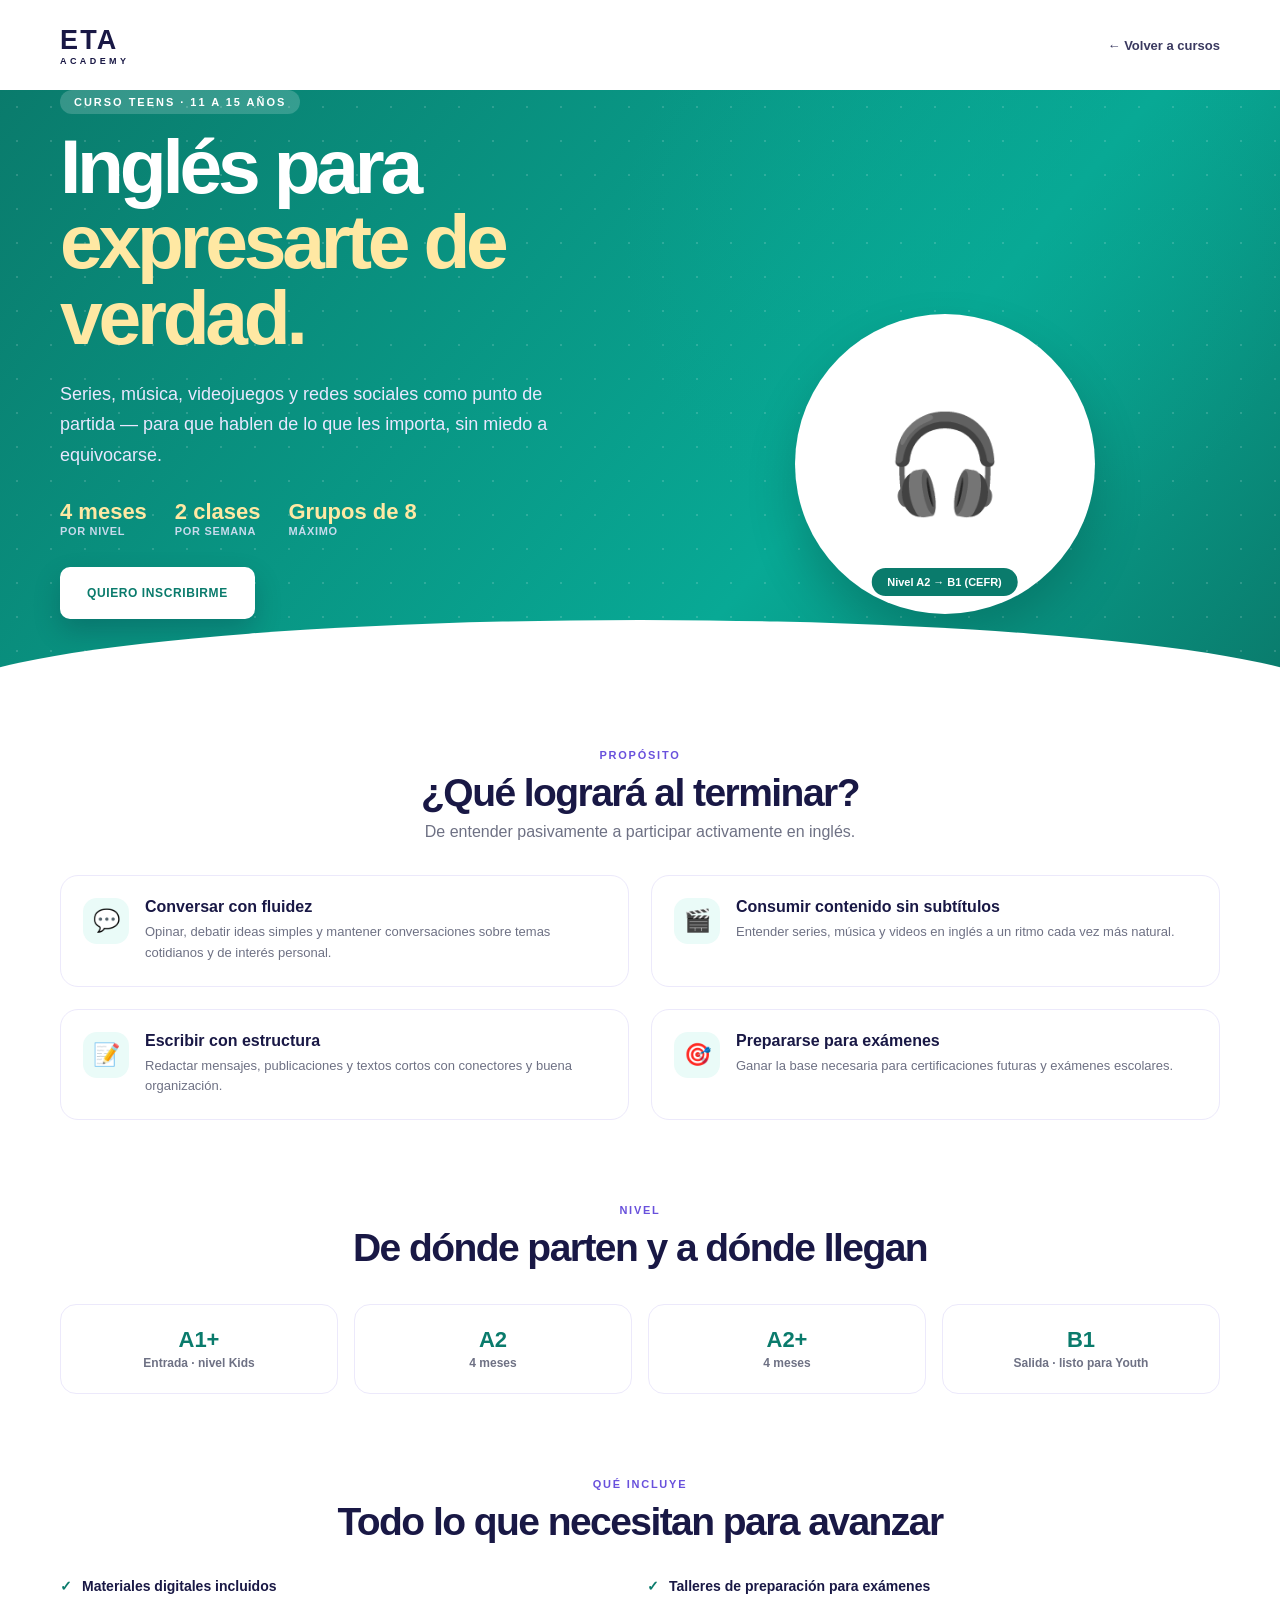
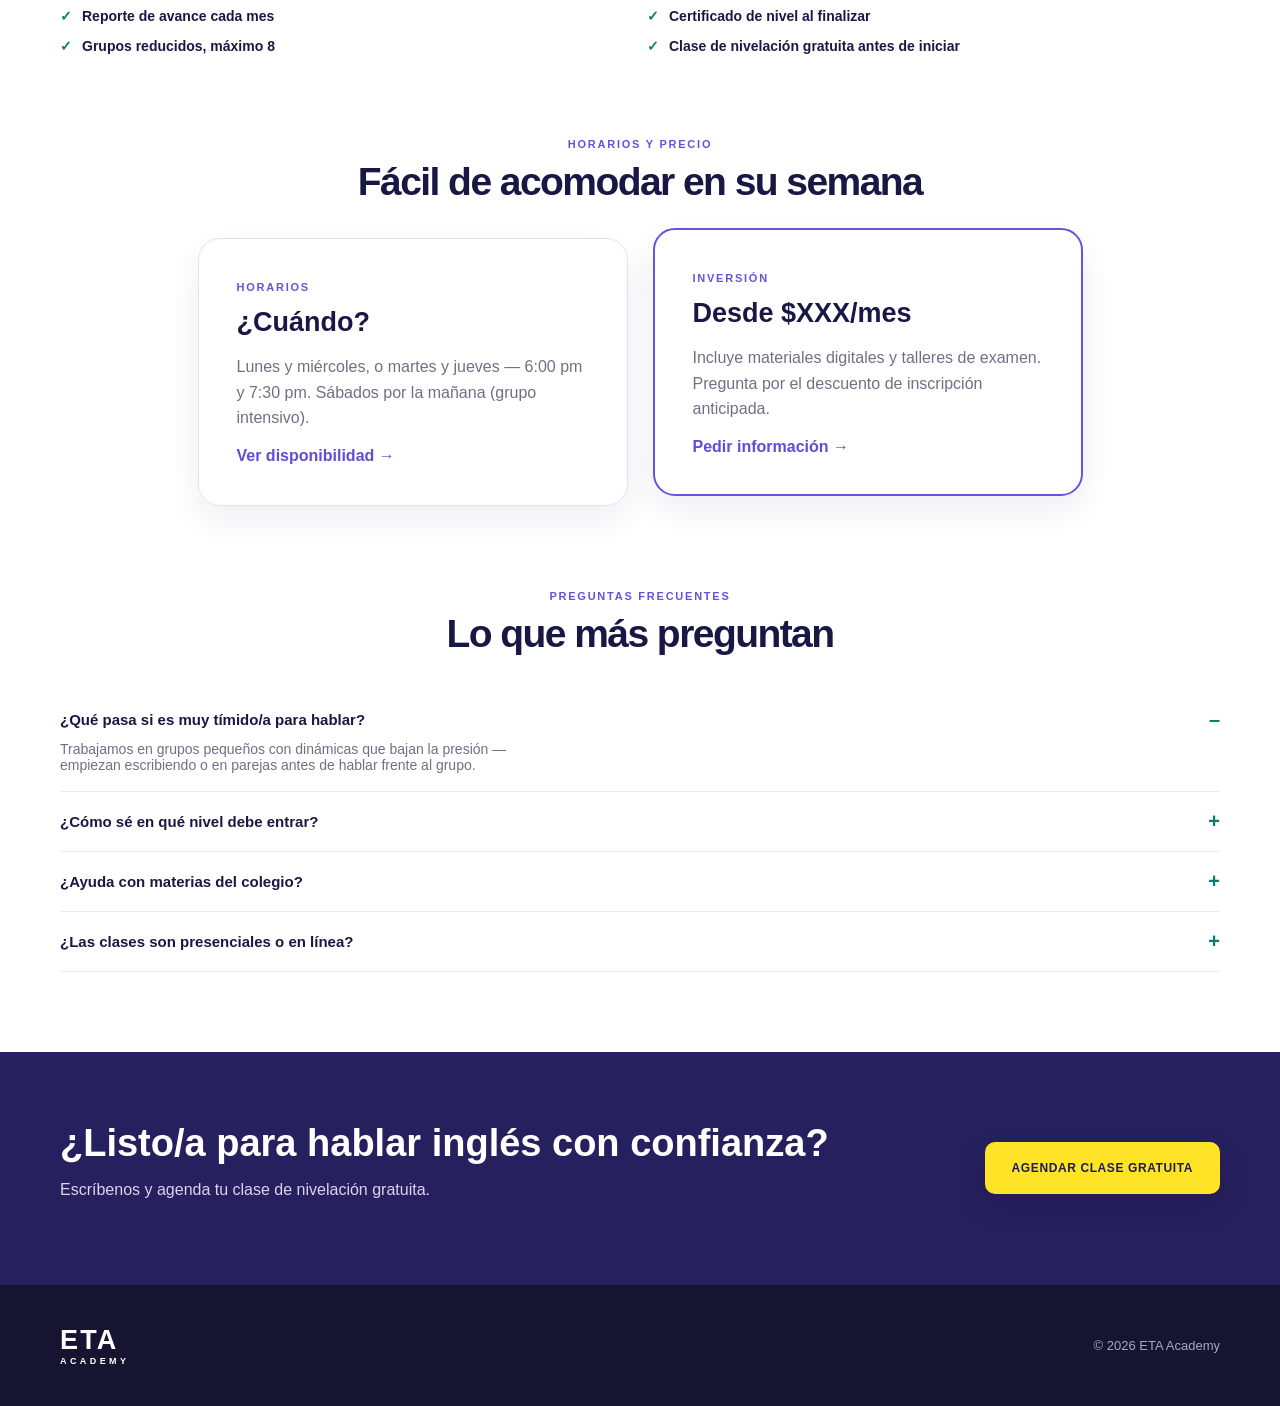
<file: curso-teens.html>
<!doctype html>
<html lang="es">
<head>
  <meta charset="UTF-8">
  <meta name="viewport" content="width=device-width, initial-scale=1.0">
  <meta name="description" content="Curso de inglés para adolescentes de 11 a 15 años en ETA Academy. Confianza para expresarse, prepararse para exámenes y consumir contenido sin subtítulos.">
  <title>Teens | ETA Academy</title>
  <link rel="stylesheet" href="styles.css">
  <link rel="stylesheet" href="curso.css">
</head>
<body class="course-mint">

  <nav class="nav shell">
    <a class="brand" href="index.html"><b>ETA</b><span>ACADEMY</span></a>
    <a class="back-link" href="index.html#cursos">← Volver a cursos</a>
  </nav>

  <header class="hero hero--course">
    <div class="hero-grid shell">
      <div class="hero-copy">
        <span class="eyebrow">CURSO TEENS · 11 A 15 AÑOS</span>
        <h1>Inglés para <em>expresarte de verdad.</em></h1>
        <p>Series, música, videojuegos y redes sociales como punto de partida — para que hablen de lo que les importa, sin miedo a equivocarse.</p>
        <div class="course-facts">
          <div><strong>4 meses</strong><span>por nivel</span></div>
          <div><strong>2 clases</strong><span>por semana</span></div>
          <div><strong>Grupos de 8</strong><span>máximo</span></div>
        </div>
        <div class="actions">
          <a class="btn" href="https://wa.me/525545392497?text=Hola%2C%20quiero%20informaci%C3%B3n%20del%20curso%20Teens">Quiero inscribirme</a>
        </div>
      </div>
      <div class="teacher">
        <div class="mascot-card">
          🎧
          <span class="tag">Nivel A2 → B1 (CEFR)</span>
        </div>
      </div>
    </div>
    <div class="wave"></div>
  </header>

  <main>

    <section class="section shell">
      <div class="heading">
        <span>PROPÓSITO</span>
        <h2>¿Qué logrará al terminar?</h2>
        <p>De entender pasivamente a participar activamente en inglés.</p>
      </div>
      <div class="purpose">
        <article><b>💬</b><div><h3>Conversar con fluidez</h3><p>Opinar, debatir ideas simples y mantener conversaciones sobre temas cotidianos y de interés personal.</p></div></article>
        <article><b>🎬</b><div><h3>Consumir contenido sin subtítulos</h3><p>Entender series, música y videos en inglés a un ritmo cada vez más natural.</p></div></article>
        <article><b>📝</b><div><h3>Escribir con estructura</h3><p>Redactar mensajes, publicaciones y textos cortos con conectores y buena organización.</p></div></article>
        <article><b>🎯</b><div><h3>Prepararse para exámenes</h3><p>Ganar la base necesaria para certificaciones futuras y exámenes escolares.</p></div></article>
      </div>
    </section>

    <section class="section shell" style="padding-top:0;">
      <div class="heading">
        <span>NIVEL</span>
        <h2>De dónde parten y a dónde llegan</h2>
      </div>
      <div class="levels">
        <div class="level"><strong>A1+</strong><span>Entrada · nivel Kids</span></div>
        <div class="level"><strong>A2</strong><span>4 meses</span></div>
        <div class="level"><strong>A2+</strong><span>4 meses</span></div>
        <div class="level"><strong>B1</strong><span>Salida · listo para Youth</span></div>
      </div>
    </section>

    <section class="section shell" style="padding-top:0;">
      <div class="heading">
        <span>QUÉ INCLUYE</span>
        <h2>Todo lo que necesitan para avanzar</h2>
      </div>
      <ul class="includes-grid">
        <li>Materiales digitales incluidos</li>
        <li>Talleres de preparación para exámenes</li>
        <li>Reporte de avance cada mes</li>
        <li>Certificado de nivel al finalizar</li>
        <li>Grupos reducidos, máximo 8</li>
        <li>Clase de nivelación gratuita antes de iniciar</li>
      </ul>
    </section>

    <section class="section shell" style="padding-top:0;">
      <div class="heading">
        <span>HORARIOS Y PRECIO</span>
        <h2>Fácil de acomodar en su semana</h2>
      </div>
      <div class="prices">
        <article>
          <small>HORARIOS</small>
          <h3>¿Cuándo?</h3>
          <p>Lunes y miércoles, o martes y jueves — 6:00 pm y 7:30 pm. Sábados por la mañana (grupo intensivo).</p>
          <a href="https://wa.me/525545392497?text=Hola%2C%20quiero%20saber%20los%20horarios%20del%20curso%20Teens">Ver disponibilidad →</a>
        </article>
        <article class="featured">
          <small>INVERSIÓN</small>
          <h3>Desde $XXX/mes</h3>
          <p>Incluye materiales digitales y talleres de examen. Pregunta por el descuento de inscripción anticipada.</p>
          <a href="https://wa.me/525545392497?text=Hola%2C%20quiero%20informaci%C3%B3n%20de%20precio%20del%20curso%20Teens">Pedir información →</a>
        </article>
      </div>
    </section>

    <section class="section shell" style="padding-top:0;">
      <div class="heading">
        <span>PREGUNTAS FRECUENTES</span>
        <h2>Lo que más preguntan</h2>
      </div>
      <div class="faq-course">
        <details open>
          <summary>¿Qué pasa si es muy tímido/a para hablar?</summary>
          <p>Trabajamos en grupos pequeños con dinámicas que bajan la presión — empiezan escribiendo o en parejas antes de hablar frente al grupo.</p>
        </details>
        <details>
          <summary>¿Cómo sé en qué nivel debe entrar?</summary>
          <p>Hacemos una clase de nivelación gratuita evaluando comprensión, vocabulario y expresión oral básica.</p>
        </details>
        <details>
          <summary>¿Ayuda con materias del colegio?</summary>
          <p>Sí, reforzamos vocabulario y estructuras que suelen pedir en la escuela, aunque el enfoque principal es comunicación real.</p>
        </details>
        <details>
          <summary>¿Las clases son presenciales o en línea?</summary>
          <p>Ambas modalidades disponibles — puedes elegir la que mejor se acomode, o combinar según la semana.</p>
        </details>
      </div>
    </section>

  </main>

  <section class="cta">
    <div class="shell">
      <div>
        <h2>¿Listo/a para hablar inglés con confianza?</h2>
        <p>Escríbenos y agenda tu clase de nivelación gratuita.</p>
      </div>
      <a class="btn" href="https://wa.me/525545392497?text=Hola%2C%20quiero%20agendar%20la%20clase%20de%20nivelaci%C3%B3n%20gratuita%20para%20el%20curso%20Teens">Agendar clase gratuita</a>
    </div>
  </section>

  <footer>
    <div class="shell">
      <div class="brand"><b>ETA</b><span>ACADEMY</span></div>
      <p>© 2026 ETA Academy</p>
    </div>
  </footer>

</body>
</html>
</file>
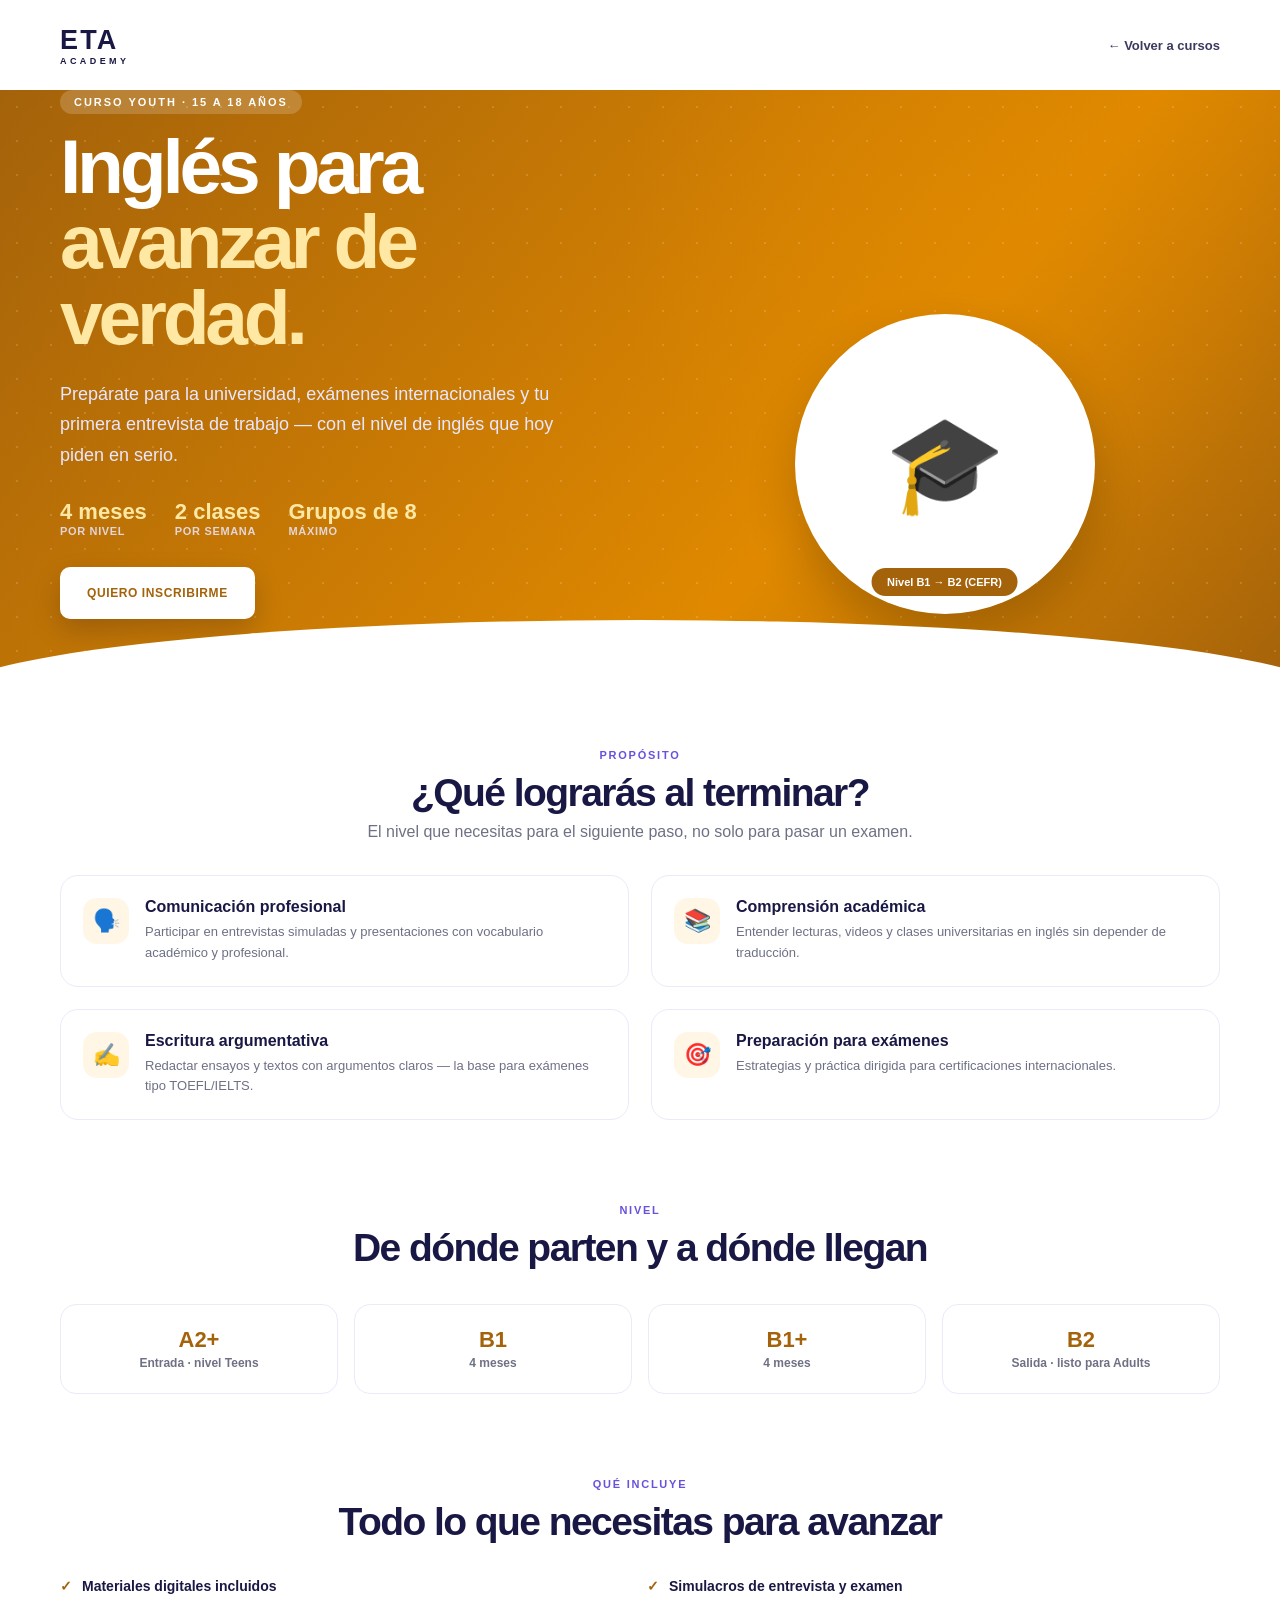
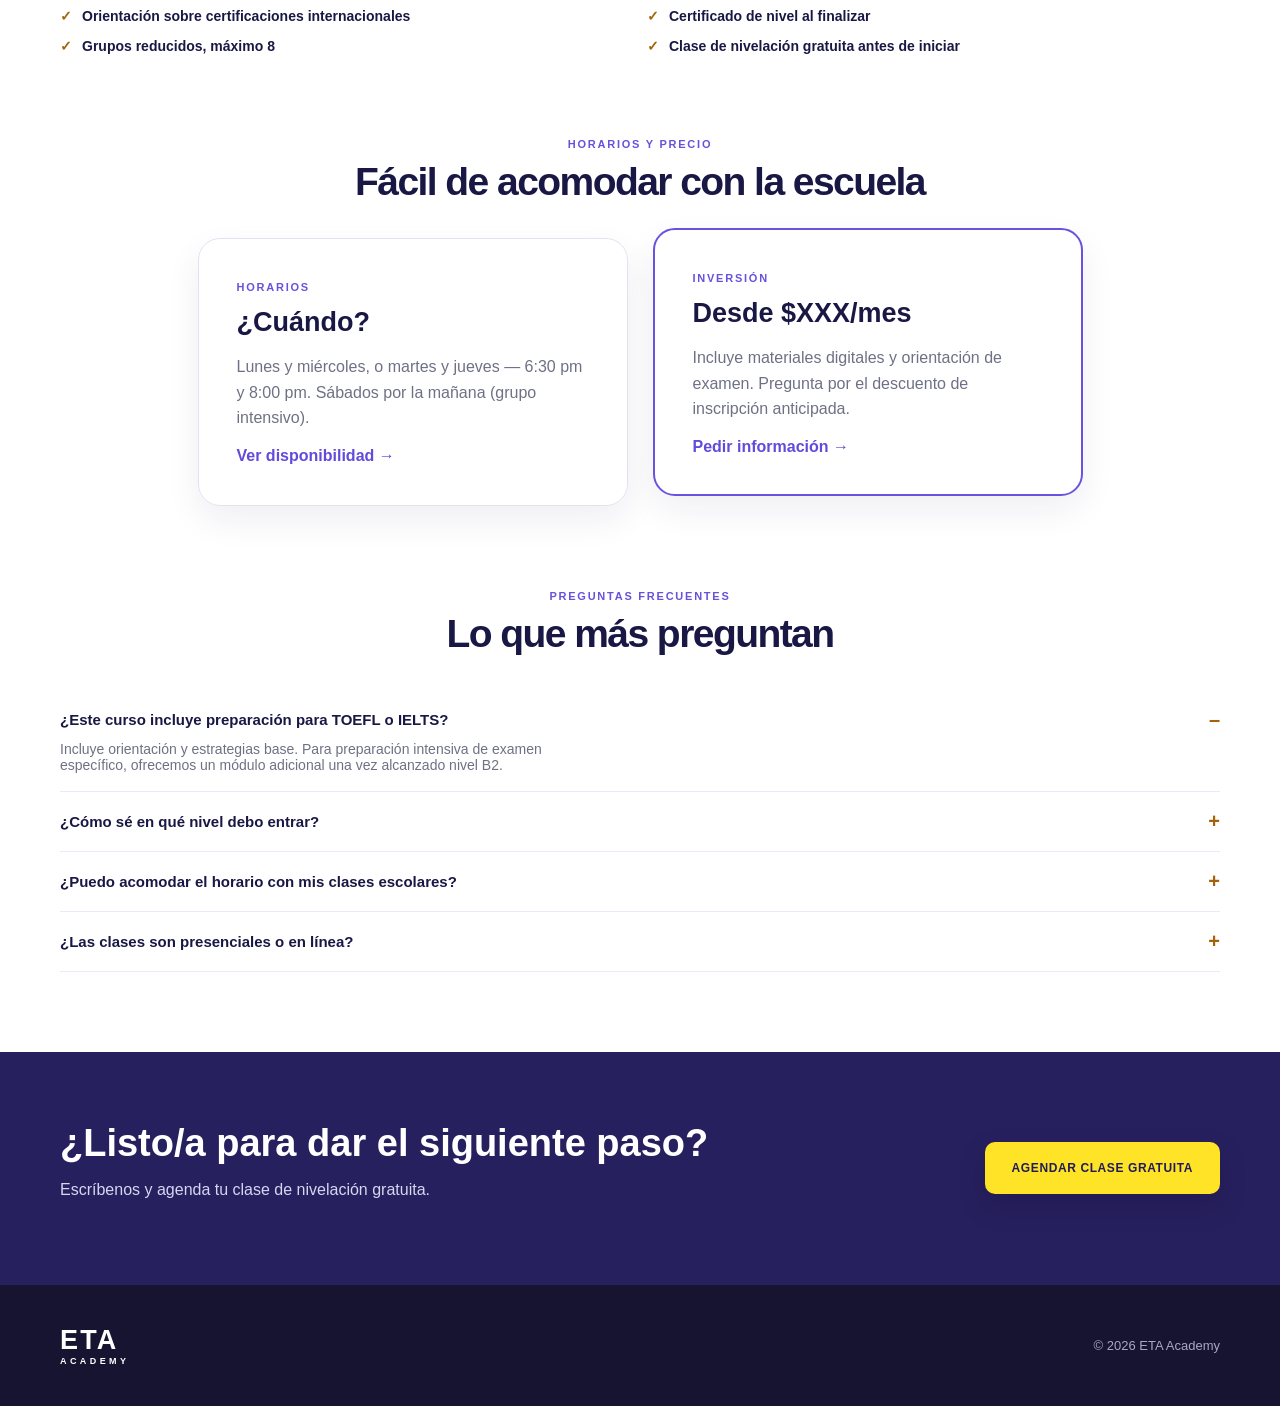
<file: curso-youth.html>
<!doctype html>
<html lang="es">
<head>
  <meta charset="UTF-8">
  <meta name="viewport" content="width=device-width, initial-scale=1.0">
  <meta name="description" content="Curso de inglés para jóvenes de 15 a 18 años en ETA Academy. Preparación para universidad, exámenes internacionales y entrevistas.">
  <title>Youth | ETA Academy</title>
  <link rel="stylesheet" href="styles.css">
  <link rel="stylesheet" href="curso.css">
</head>
<body class="course-orange">

  <nav class="nav shell">
    <a class="brand" href="index.html"><b>ETA</b><span>ACADEMY</span></a>
    <a class="back-link" href="index.html#cursos">← Volver a cursos</a>
  </nav>

  <header class="hero hero--course">
    <div class="hero-grid shell">
      <div class="hero-copy">
        <span class="eyebrow">CURSO YOUTH · 15 A 18 AÑOS</span>
        <h1>Inglés para <em>avanzar de verdad.</em></h1>
        <p>Prepárate para la universidad, exámenes internacionales y tu primera entrevista de trabajo — con el nivel de inglés que hoy piden en serio.</p>
        <div class="course-facts">
          <div><strong>4 meses</strong><span>por nivel</span></div>
          <div><strong>2 clases</strong><span>por semana</span></div>
          <div><strong>Grupos de 8</strong><span>máximo</span></div>
        </div>
        <div class="actions">
          <a class="btn" href="https://wa.me/525545392497?text=Hola%2C%20quiero%20informaci%C3%B3n%20del%20curso%20Youth">Quiero inscribirme</a>
        </div>
      </div>
      <div class="teacher">
        <div class="mascot-card">
          🎓
          <span class="tag">Nivel B1 → B2 (CEFR)</span>
        </div>
      </div>
    </div>
    <div class="wave"></div>
  </header>

  <main>

    <section class="section shell">
      <div class="heading">
        <span>PROPÓSITO</span>
        <h2>¿Qué lograrás al terminar?</h2>
        <p>El nivel que necesitas para el siguiente paso, no solo para pasar un examen.</p>
      </div>
      <div class="purpose">
        <article><b>🗣️</b><div><h3>Comunicación profesional</h3><p>Participar en entrevistas simuladas y presentaciones con vocabulario académico y profesional.</p></div></article>
        <article><b>📚</b><div><h3>Comprensión académica</h3><p>Entender lecturas, videos y clases universitarias en inglés sin depender de traducción.</p></div></article>
        <article><b>✍️</b><div><h3>Escritura argumentativa</h3><p>Redactar ensayos y textos con argumentos claros — la base para exámenes tipo TOEFL/IELTS.</p></div></article>
        <article><b>🎯</b><div><h3>Preparación para exámenes</h3><p>Estrategias y práctica dirigida para certificaciones internacionales.</p></div></article>
      </div>
    </section>

    <section class="section shell" style="padding-top:0;">
      <div class="heading">
        <span>NIVEL</span>
        <h2>De dónde parten y a dónde llegan</h2>
      </div>
      <div class="levels">
        <div class="level"><strong>A2+</strong><span>Entrada · nivel Teens</span></div>
        <div class="level"><strong>B1</strong><span>4 meses</span></div>
        <div class="level"><strong>B1+</strong><span>4 meses</span></div>
        <div class="level"><strong>B2</strong><span>Salida · listo para Adults</span></div>
      </div>
    </section>

    <section class="section shell" style="padding-top:0;">
      <div class="heading">
        <span>QUÉ INCLUYE</span>
        <h2>Todo lo que necesitas para avanzar</h2>
      </div>
      <ul class="includes-grid">
        <li>Materiales digitales incluidos</li>
        <li>Simulacros de entrevista y examen</li>
        <li>Orientación sobre certificaciones internacionales</li>
        <li>Certificado de nivel al finalizar</li>
        <li>Grupos reducidos, máximo 8</li>
        <li>Clase de nivelación gratuita antes de iniciar</li>
      </ul>
    </section>

    <section class="section shell" style="padding-top:0;">
      <div class="heading">
        <span>HORARIOS Y PRECIO</span>
        <h2>Fácil de acomodar con la escuela</h2>
      </div>
      <div class="prices">
        <article>
          <small>HORARIOS</small>
          <h3>¿Cuándo?</h3>
          <p>Lunes y miércoles, o martes y jueves — 6:30 pm y 8:00 pm. Sábados por la mañana (grupo intensivo).</p>
          <a href="https://wa.me/525545392497?text=Hola%2C%20quiero%20saber%20los%20horarios%20del%20curso%20Youth">Ver disponibilidad →</a>
        </article>
        <article class="featured">
          <small>INVERSIÓN</small>
          <h3>Desde $XXX/mes</h3>
          <p>Incluye materiales digitales y orientación de examen. Pregunta por el descuento de inscripción anticipada.</p>
          <a href="https://wa.me/525545392497?text=Hola%2C%20quiero%20informaci%C3%B3n%20de%20precio%20del%20curso%20Youth">Pedir información →</a>
        </article>
      </div>
    </section>

    <section class="section shell" style="padding-top:0;">
      <div class="heading">
        <span>PREGUNTAS FRECUENTES</span>
        <h2>Lo que más preguntan</h2>
      </div>
      <div class="faq-course">
        <details open>
          <summary>¿Este curso incluye preparación para TOEFL o IELTS?</summary>
          <p>Incluye orientación y estrategias base. Para preparación intensiva de examen específico, ofrecemos un módulo adicional una vez alcanzado nivel B2.</p>
        </details>
        <details>
          <summary>¿Cómo sé en qué nivel debo entrar?</summary>
          <p>Hacemos una clase de nivelación gratuita evaluando comprensión, escritura y expresión oral.</p>
        </details>
        <details>
          <summary>¿Puedo acomodar el horario con mis clases escolares?</summary>
          <p>Sí, tenemos horarios entre semana por la tarde-noche y sábados, pensados para estudiantes de preparatoria.</p>
        </details>
        <details>
          <summary>¿Las clases son presenciales o en línea?</summary>
          <p>Ambas modalidades disponibles — puedes elegir la que mejor se acomode, o combinar según la semana.</p>
        </details>
      </div>
    </section>

  </main>

  <section class="cta">
    <div class="shell">
      <div>
        <h2>¿Listo/a para dar el siguiente paso?</h2>
        <p>Escríbenos y agenda tu clase de nivelación gratuita.</p>
      </div>
      <a class="btn" href="https://wa.me/525545392497?text=Hola%2C%20quiero%20agendar%20la%20clase%20de%20nivelaci%C3%B3n%20gratuita%20para%20el%20curso%20Youth">Agendar clase gratuita</a>
    </div>
  </section>

  <footer>
    <div class="shell">
      <div class="brand"><b>ETA</b><span>ACADEMY</span></div>
      <p>© 2026 ETA Academy</p>
    </div>
  </footer>

</body>
</html>
</file>
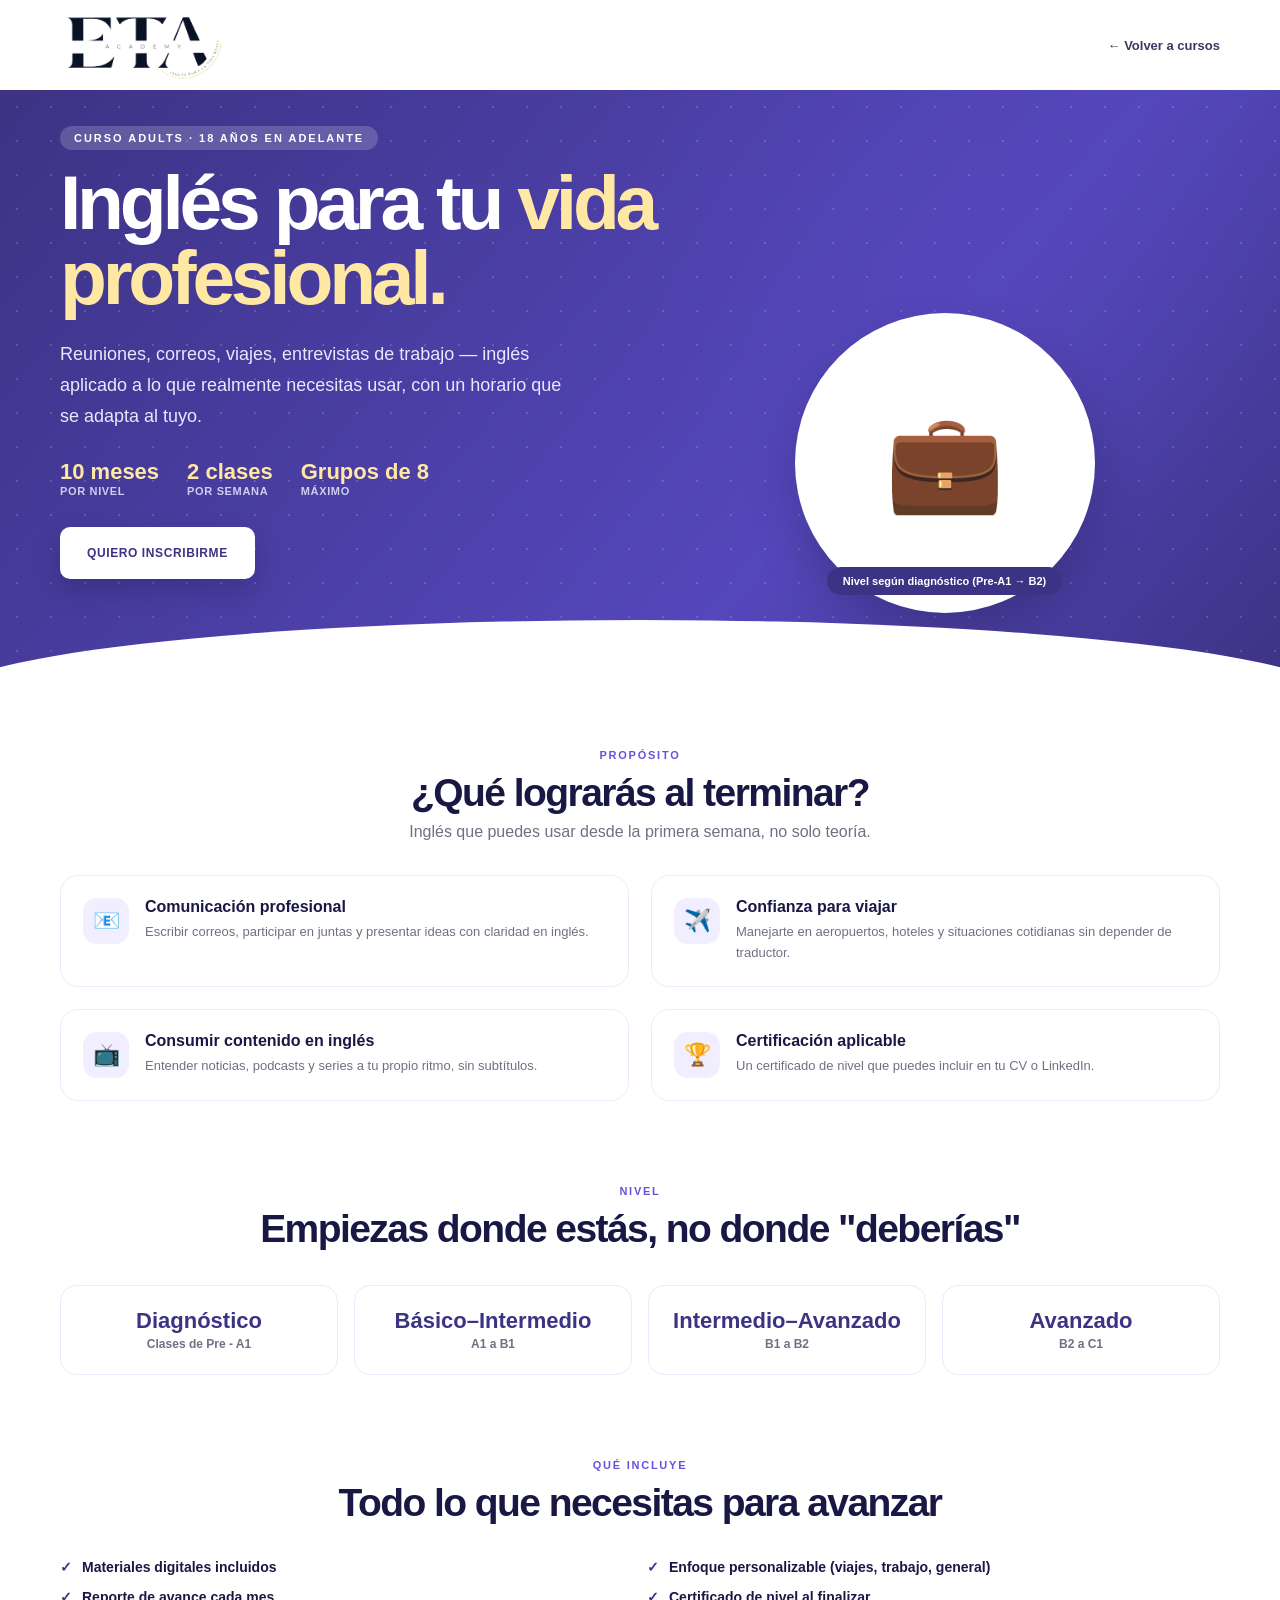
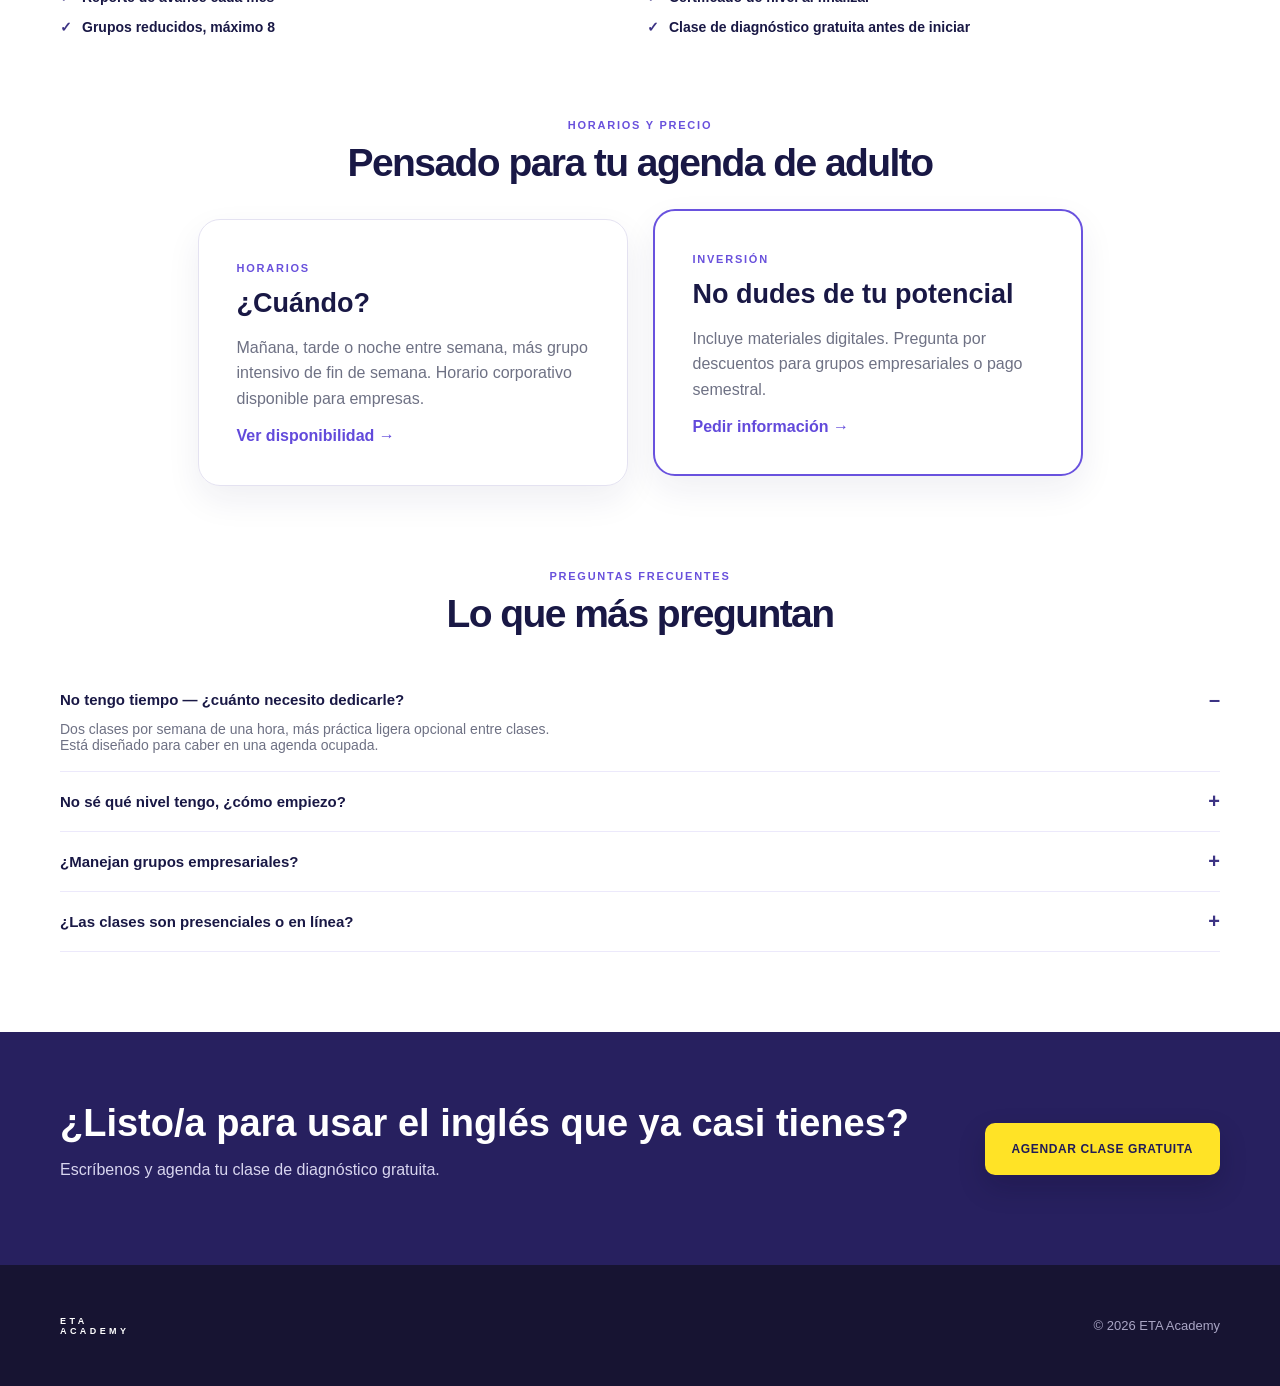
<file: cursos/curso-adults.html>
<!doctype html>
<html lang="es">
<head>
  <meta charset="UTF-8">
  <meta name="viewport" content="width=device-width, initial-scale=1.0">
  <meta name="description" content="Curso de inglés para adultos en ETA Academy. Comunicación profesional, viajes y confianza real, con horario flexible.">
  <title>Adults | ETA Academy</title>
  <link rel="stylesheet" href="../css/styles.css">
  <link rel="stylesheet" href="../css/curso.css">
</head>
<body class="course-violet">

  <nav class="nav shell">
    <a class="brand" href="../index.html">
      <img src="../assets/logo/eta-logo-2.png" alt="ETA logo">
    </a>
    <a class="back-link" href="../index.html#cursos">← Volver a cursos</a>
  </nav>

  <header class="hero hero--course">
    <div class="hero-grid shell">
      <div class="hero-copy">
        <span class="eyebrow">CURSO ADULTS · 18 AÑOS EN ADELANTE</span>
        <h1>Inglés para tu <em>vida profesional.</em></h1>
        <p>Reuniones, correos, viajes, entrevistas de trabajo — inglés aplicado a lo que realmente necesitas usar, con un horario que se adapta al tuyo.</p>
        <div class="course-facts">
          <div><strong>10 meses</strong><span>por nivel</span></div>
          <div><strong>2 clases</strong><span>por semana</span></div>
          <div><strong>Grupos de 8</strong><span>máximo</span></div>
        </div>
        <div class="actions">
          <a class="btn" href="https://wa.me/525545392497?text=Hola%2C%20quiero%20informaci%C3%B3n%20del%20curso%20Adults">Quiero inscribirme</a>
        </div>
      </div>
      <div class="teacher">
        <div class="mascot-card">
          💼
          <span class="tag">Nivel según diagnóstico (Pre-A1 → B2)</span>
        </div>
      </div>
    </div>
    <div class="wave"></div>
  </header>

  <main>

    <section class="section shell">
      <div class="heading">
        <span>PROPÓSITO</span>
        <h2>¿Qué lograrás al terminar?</h2>
        <p>Inglés que puedes usar desde la primera semana, no solo teoría.</p>
      </div>
      <div class="purpose">
        <article><b>📧</b><div><h3>Comunicación profesional</h3><p>Escribir correos, participar en juntas y presentar ideas con claridad en inglés.</p></div></article>
        <article><b>✈️</b><div><h3>Confianza para viajar</h3><p>Manejarte en aeropuertos, hoteles y situaciones cotidianas sin depender de traductor.</p></div></article>
        <article><b>📺</b><div><h3>Consumir contenido en inglés</h3><p>Entender noticias, podcasts y series a tu propio ritmo, sin subtítulos.</p></div></article>
        <article><b>🏆</b><div><h3>Certificación aplicable</h3><p>Un certificado de nivel que puedes incluir en tu CV o LinkedIn.</p></div></article>
      </div>
    </section>

    <section class="section shell" style="padding-top:0;">
      <div class="heading">
        <span>NIVEL</span>
        <h2>Empiezas donde estás, no donde "deberías"</h2>
      </div>
      <div class="levels">
        <div class="level"><strong>Diagnóstico</strong><span>Clases de Pre - A1</span></div>
        <div class="level"><strong>Básico–Intermedio</strong><span>A1 a B1</span></div>
        <div class="level"><strong>Intermedio–Avanzado</strong><span>B1 a B2</span></div>
        <div class="level"><strong>Avanzado</strong><span>B2 a C1</span></div>
      </div>
    </section>

    <section class="section shell" style="padding-top:0;">
      <div class="heading">
        <span>QUÉ INCLUYE</span>
        <h2>Todo lo que necesitas para avanzar</h2>
      </div>
      <ul class="includes-grid">
        <li>Materiales digitales incluidos</li>
        <li>Enfoque personalizable (viajes, trabajo, general)</li>
        <li>Reporte de avance cada mes</li>
        <li>Certificado de nivel al finalizar</li>
        <li>Grupos reducidos, máximo 8</li>
        <li>Clase de diagnóstico gratuita antes de iniciar</li>
      </ul>
    </section>

    <section class="section shell" style="padding-top:0;">
      <div class="heading">
        <span>HORARIOS Y PRECIO</span>
        <h2>Pensado para tu agenda de adulto</h2>
      </div>
      <div class="prices">
        <article>
          <small>HORARIOS</small>
          <h3>¿Cuándo?</h3>
          <p>Mañana, tarde o noche entre semana, más grupo intensivo de fin de semana. Horario corporativo disponible para empresas.</p>
          <a href="https://wa.me/525545392497?text=Hola%2C%20quiero%20saber%20los%20horarios%20del%20curso%20Adults">Ver disponibilidad →</a>
        </article>
        <article class="featured">
          <small>INVERSIÓN</small>
          <h3>No dudes de tu potencial</h3>
          <p>Incluye materiales digitales. Pregunta por descuentos para grupos empresariales o pago semestral.</p>
          <a href="https://wa.me/525545392497?text=Hola%2C%20quiero%20informaci%C3%B3n%20de%20precio%20del%20curso%20Adults">Pedir información →</a>
        </article>
      </div>
    </section>

    <section class="section shell" style="padding-top:0;">
      <div class="heading">
        <span>PREGUNTAS FRECUENTES</span>
        <h2>Lo que más preguntan</h2>
      </div>
      <div class="faq-course">
        <details open>
          <summary>No tengo tiempo — ¿cuánto necesito dedicarle?</summary>
          <p>Dos clases por semana de una hora, más práctica ligera opcional entre clases. Está diseñado para caber en una agenda ocupada.</p>
        </details>
        <details>
          <summary>No sé qué nivel tengo, ¿cómo empiezo?</summary>
          <p>La clase de diagnóstico gratuita evalúa tu nivel actual y te ubica en el grupo adecuado, sin compromiso.</p>
        </details>
        <details>
          <summary>¿Manejan grupos empresariales?</summary>
          <p>Sí, podemos armar grupos cerrados para tu empresa con horario y enfoque adaptado (negocios, atención a clientes, etc.).</p>
        </details>
        <details>
          <summary>¿Las clases son presenciales o en línea?</summary>
          <p>Ambas modalidades disponibles — puedes elegir la que mejor se acomode, o combinar según la semana.</p>
        </details>
      </div>
    </section>

  </main>

  <section class="cta">
    <div class="shell">
      <div>
        <h2>¿Listo/a para usar el inglés que ya casi tienes?</h2>
        <p>Escríbenos y agenda tu clase de diagnóstico gratuita.</p>
      </div>
      <a class="btn" href="https://wa.me/525545392497?text=Hola%2C%20quiero%20agendar%20la%20clase%20de%20diagn%C3%B3stico%20gratuita%20para%20el%20curso%20Adults">Agendar clase gratuita</a>
    </div>
  </section>

  <footer>
    <div class="shell">
      <div class="brand"><b>ETA</b><span>ACADEMY</span></div>
      <p>© 2026 ETA Academy</p>
    </div>
  </footer>

</body>
</html>
</file>
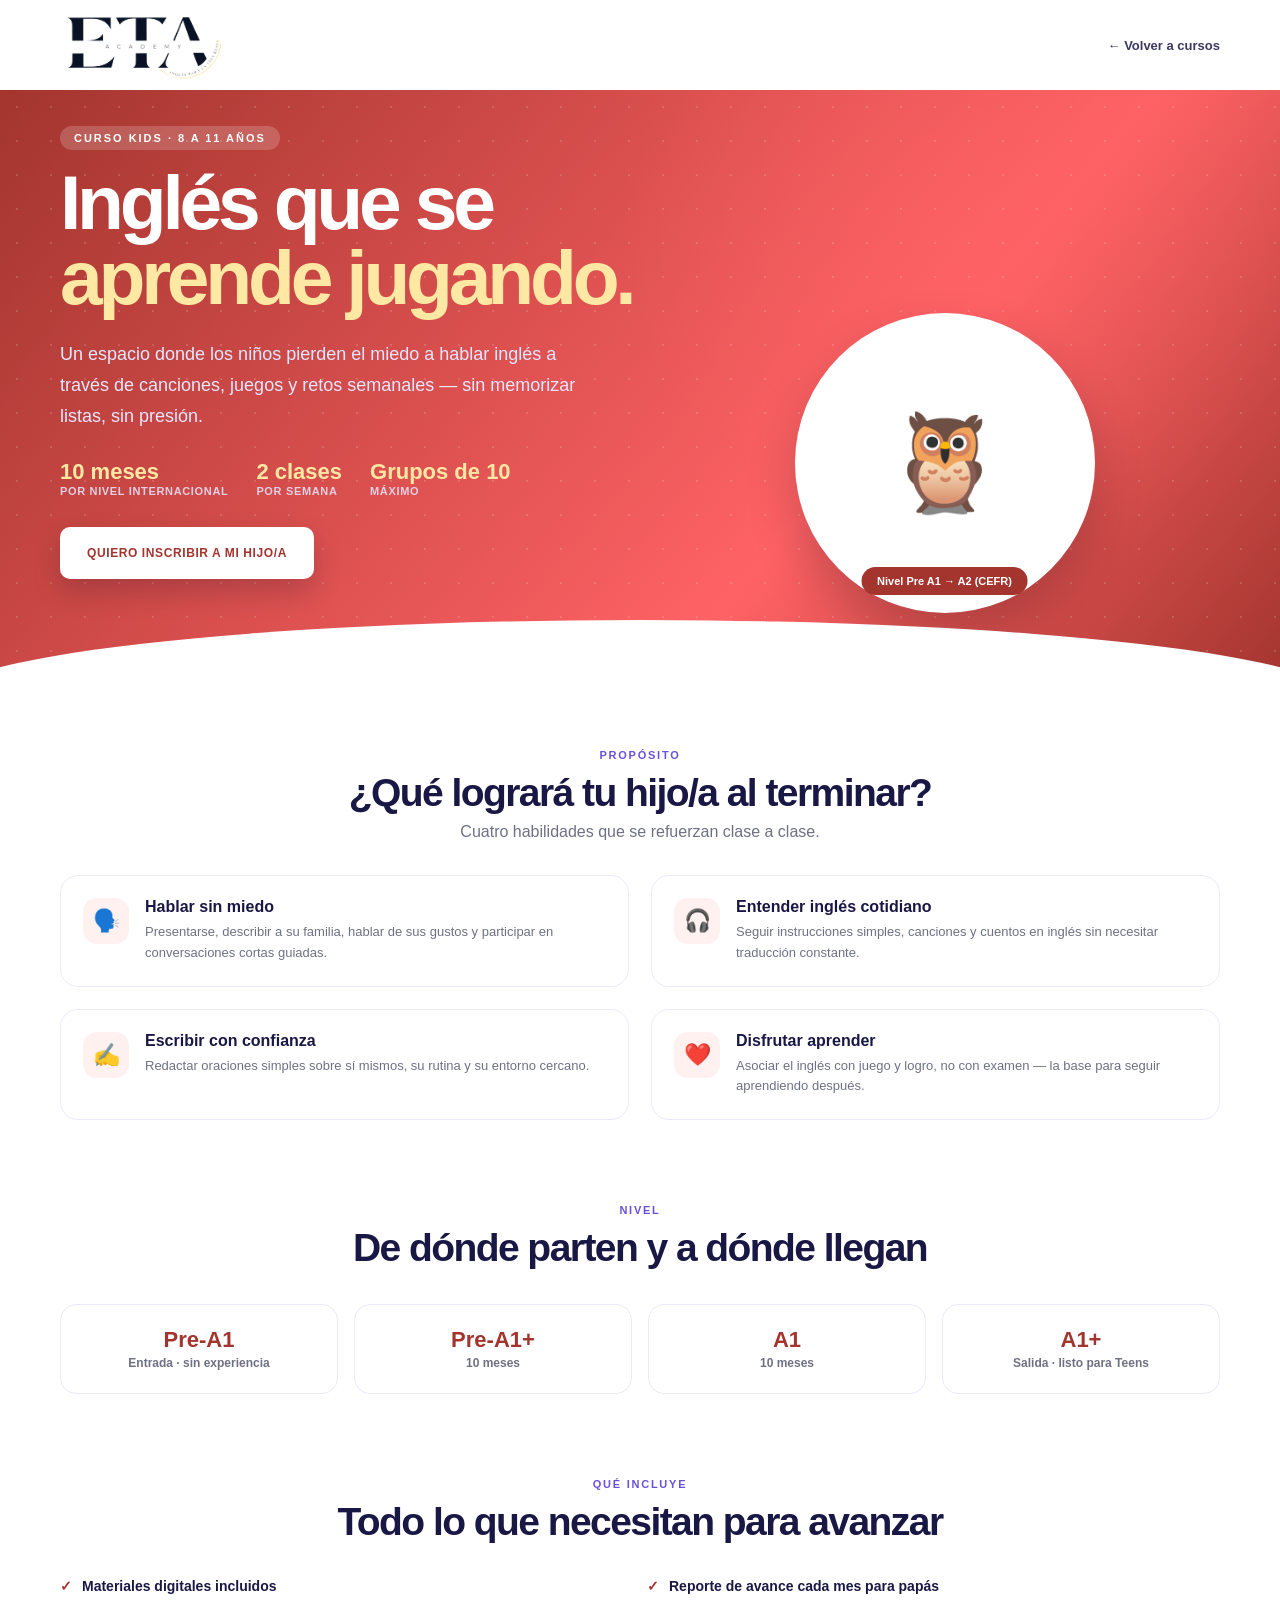
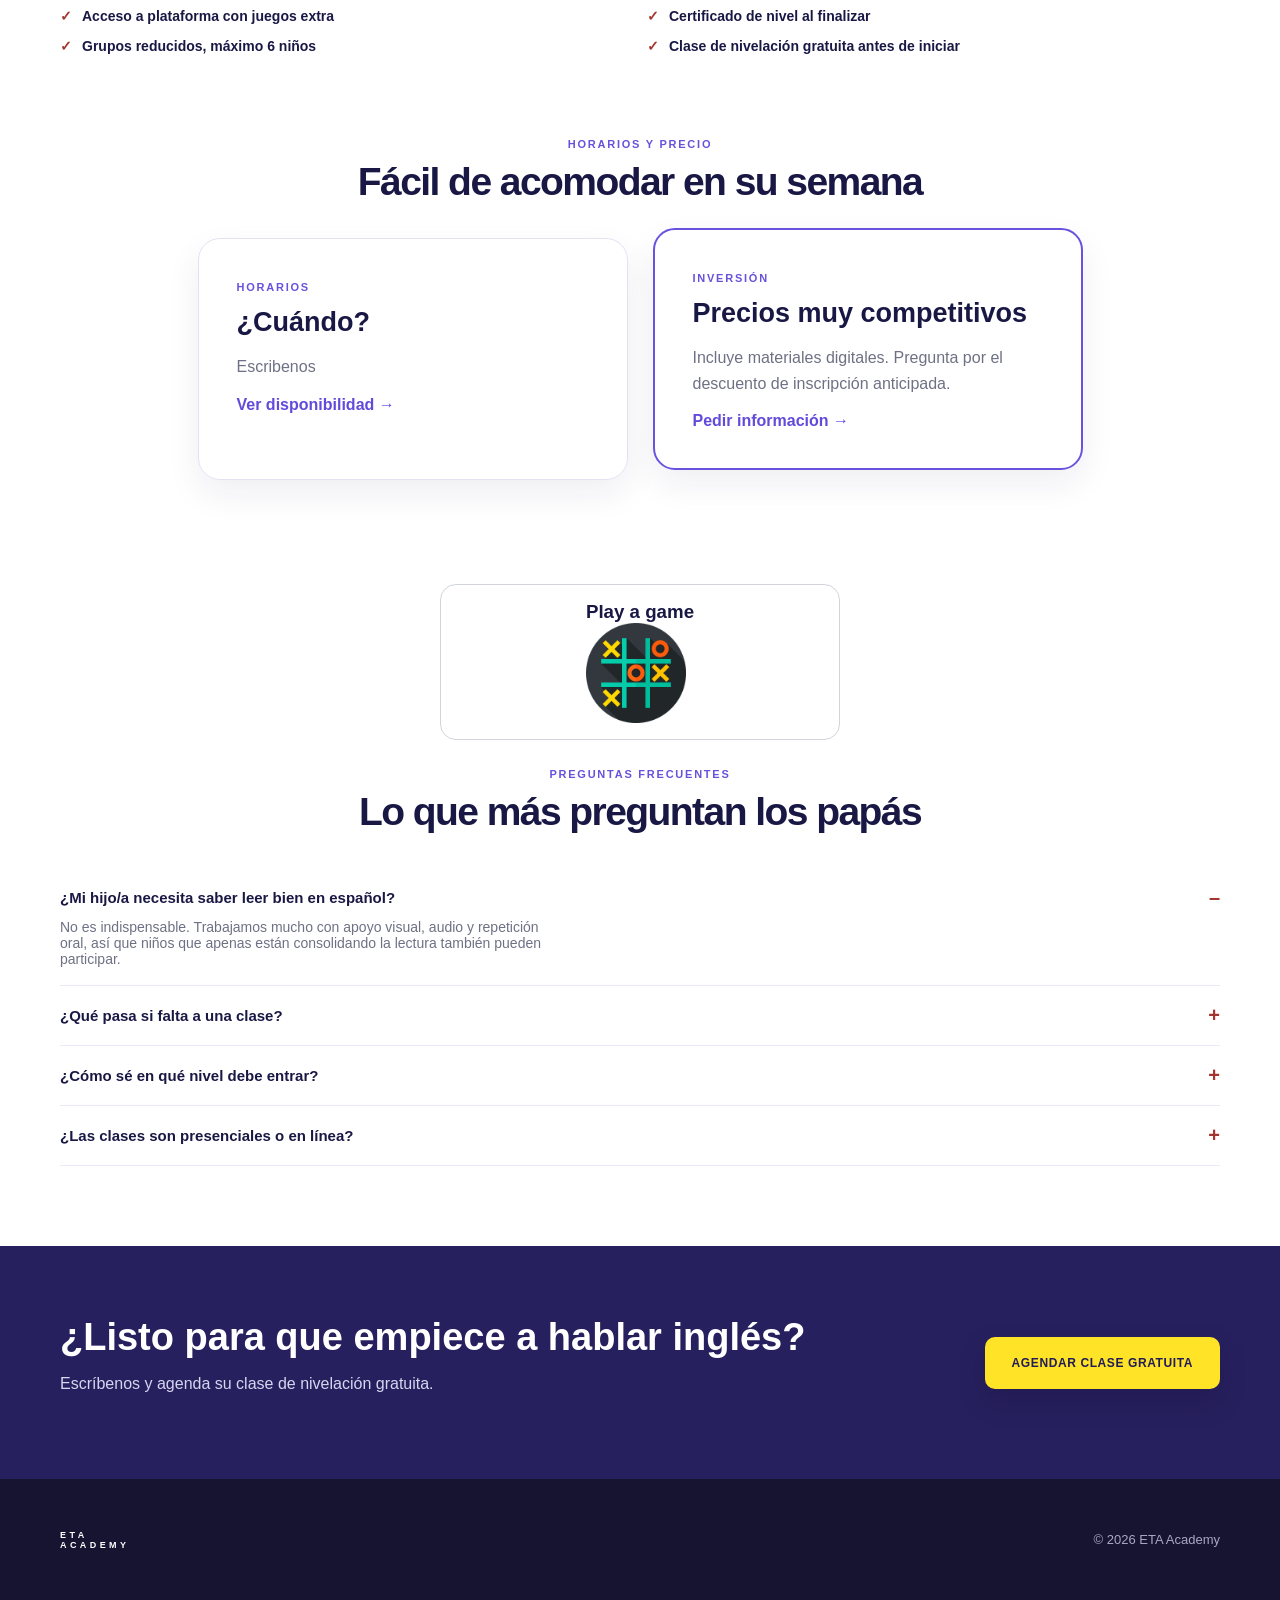
<file: cursos/curso-kids.html>
<!doctype html>
<html lang="es">
<head>
  <meta charset="UTF-8">
  <meta name="viewport" content="width=device-width, initial-scale=1.0">
  <meta name="description" content="Curso de inglés para niños de 8 a 11 años en ETA Academy. Aprenden jugando, cantando y participando en retos semanales.">
  <title>Kids | ETA Academy</title>
  <link rel="stylesheet" href="../css/styles.css">
  <link rel="stylesheet" href="../css/curso.css">
</head>
<body class="course-coral">

  <nav class="nav shell">
    <a class="brand" href="../index.html">
      <img src="../assets/logo/eta-logo-2.png" alt="ETA logo">
    </a>
    <a class="back-link" href="../index.html#cursos">← Volver a cursos</a>
  </nav>

  <header class="hero hero--course">
    <div class="hero-grid shell">
      <div class="hero-copy">
        <span class="eyebrow">CURSO KIDS · 8 A 11 AÑOS</span>
        <h1>Inglés que se <em>aprende jugando.</em></h1>
        <p>Un espacio donde los niños pierden el miedo a hablar inglés a través de canciones, juegos y retos semanales — sin memorizar listas, sin presión.</p>
        <div class="course-facts">
          <div><strong>10 meses</strong><span>por nivel internacional</span></div>
          <div><strong>2 clases</strong><span>por semana</span></div>
          <div><strong>Grupos de 10</strong><span>máximo</span></div>
        </div>
        <div class="actions">
          <a class="btn" href="https://wa.me/525545392497?text=Hola%2C%20quiero%20informaci%C3%B3n%20del%20curso%20Kids">Quiero inscribir a mi hijo/a</a>
        </div>
      </div>
      <div class="teacher">
        <div class="mascot-card">
          🦉
          <span class="tag">Nivel Pre A1 → A2 (CEFR)</span>
        </div>
      </div>
    </div>
    <div class="wave"></div>
  </header>

  <main>

    <section class="section shell">
      <div class="heading">
        <span>PROPÓSITO</span>
        <h2>¿Qué logrará tu hijo/a al terminar?</h2>
        <p>Cuatro habilidades que se refuerzan clase a clase.</p>
      </div>
      <div class="purpose">
        <article><b>🗣️</b><div><h3>Hablar sin miedo</h3><p>Presentarse, describir a su familia, hablar de sus gustos y participar en conversaciones cortas guiadas.</p></div></article>
        <article><b>🎧</b><div><h3>Entender inglés cotidiano</h3><p>Seguir instrucciones simples, canciones y cuentos en inglés sin necesitar traducción constante.</p></div></article>
        <article><b>✍️</b><div><h3>Escribir con confianza</h3><p>Redactar oraciones simples sobre sí mismos, su rutina y su entorno cercano.</p></div></article>
        <article><b>❤️</b><div><h3>Disfrutar aprender</h3><p>Asociar el inglés con juego y logro, no con examen — la base para seguir aprendiendo después.</p></div></article>
      </div>
    </section>

    <section class="section shell" style="padding-top:0;">
      <div class="heading">
        <span>NIVEL</span>
        <h2>De dónde parten y a dónde llegan</h2>
      </div>
      <div class="levels">
        <div class="level"><strong>Pre-A1</strong><span>Entrada · sin experiencia</span></div>
        <div class="level"><strong>Pre-A1+</strong><span>10 meses</span></div>
        <div class="level"><strong>A1</strong><span>10 meses</span></div>
        <div class="level"><strong>A1+</strong><span>Salida · listo para Teens</span></div>
      </div>
    </section>

    <section class="section shell" style="padding-top:0;">
      <div class="heading">
        <span>QUÉ INCLUYE</span>
        <h2>Todo lo que necesitan para avanzar</h2>
      </div>
      <ul class="includes-grid">
        <li>Materiales digitales incluidos</li>
        <li>Reporte de avance cada mes para papás</li>
        <li>Acceso a plataforma con juegos extra</li>
        <li>Certificado de nivel al finalizar</li>
        <li>Grupos reducidos, máximo 6 niños</li>
        <li>Clase de nivelación gratuita antes de iniciar</li>
      </ul>
    </section>

    <section class="section shell" style="padding-top:0;">
      <div class="heading">
        <span>HORARIOS Y PRECIO</span>
        <h2>Fácil de acomodar en su semana</h2>
      </div>
      <div class="prices">
        <article>
          <small>HORARIOS</small>
          <h3>¿Cuándo?</h3>
          <p>Escribenos </p>
          <a href="https://wa.me/525545392497?text=Hola%2C%20quiero%20saber%20los%20horarios%20del%20curso%20Kids">Ver disponibilidad →</a>
        </article>
        <article class="featured">
          <small>INVERSIÓN</small>
          <h3>Precios muy competitivos</h3>
          <p>Incluye materiales digitales. Pregunta por el descuento de inscripción anticipada.</p>
          <a href="https://wa.me/525545392497?text=Hola%2C%20quiero%20informaci%C3%B3n%20de%20precio%20del%20curso%20Kids">Pedir información →</a>
        </article>
      </div>
    </section>
    <section>
      <div class="game">
        <H3>
          Play a game <a href="../games/tic-tac-toe.html"><img src="../games/image.png" width="100" alt=" ti"></a>
          
        </H3>
      </div>
    </section>

    <section class="section shell" style="padding-top:0;">
      <div class="heading">
        <span>PREGUNTAS FRECUENTES</span>
        <h2>Lo que más preguntan los papás</h2>
      </div>
      <div class="faq-course">
        <details open>
          <summary>¿Mi hijo/a necesita saber leer bien en español?</summary>
          <p>No es indispensable. Trabajamos mucho con apoyo visual, audio y repetición oral, así que niños que apenas están consolidando la lectura también pueden participar.</p>
        </details>
        <details>
          <summary>¿Qué pasa si falta a una clase?</summary>
          <p>Puede reponerla en otro grupo del mismo nivel durante la misma semana, sujeto a disponibilidad de cupo.</p>
        </details>
        <details>
          <summary>¿Cómo sé en qué nivel debe entrar?</summary>
          <p>Antes de iniciar hacemos una clase de nivelación gratuita donde evaluamos comprensión oral y vocabulario básico.</p>
        </details>
        <details>
          <summary>¿Las clases son presenciales o en línea?</summary>
          <p>Ambas modalidades disponibles — puedes elegir la que mejor se acomode, o combinar según la semana.</p>
        </details>
      </div>
    </section>

  </main>

  <section class="cta">
    <div class="shell">
      <div>
        <h2>¿Listo para que empiece a hablar inglés?</h2>
        <p>Escríbenos y agenda su clase de nivelación gratuita.</p>
      </div>
      <a class="btn" href="https://wa.me/525545392497?text=Hola%2C%20quiero%20agendar%20la%20clase%20de%20nivelaci%C3%B3n%20gratuita%20para%20el%20curso%20Kids">Agendar clase gratuita</a>
    </div>
  </section>

  <footer>
    <div class="shell">
      <div class="brand"><b>ETA</b><span>ACADEMY</span></div>
      <p>© 2026 ETA Academy</p>
    </div>
  </footer>

</body>
</html>
</file>
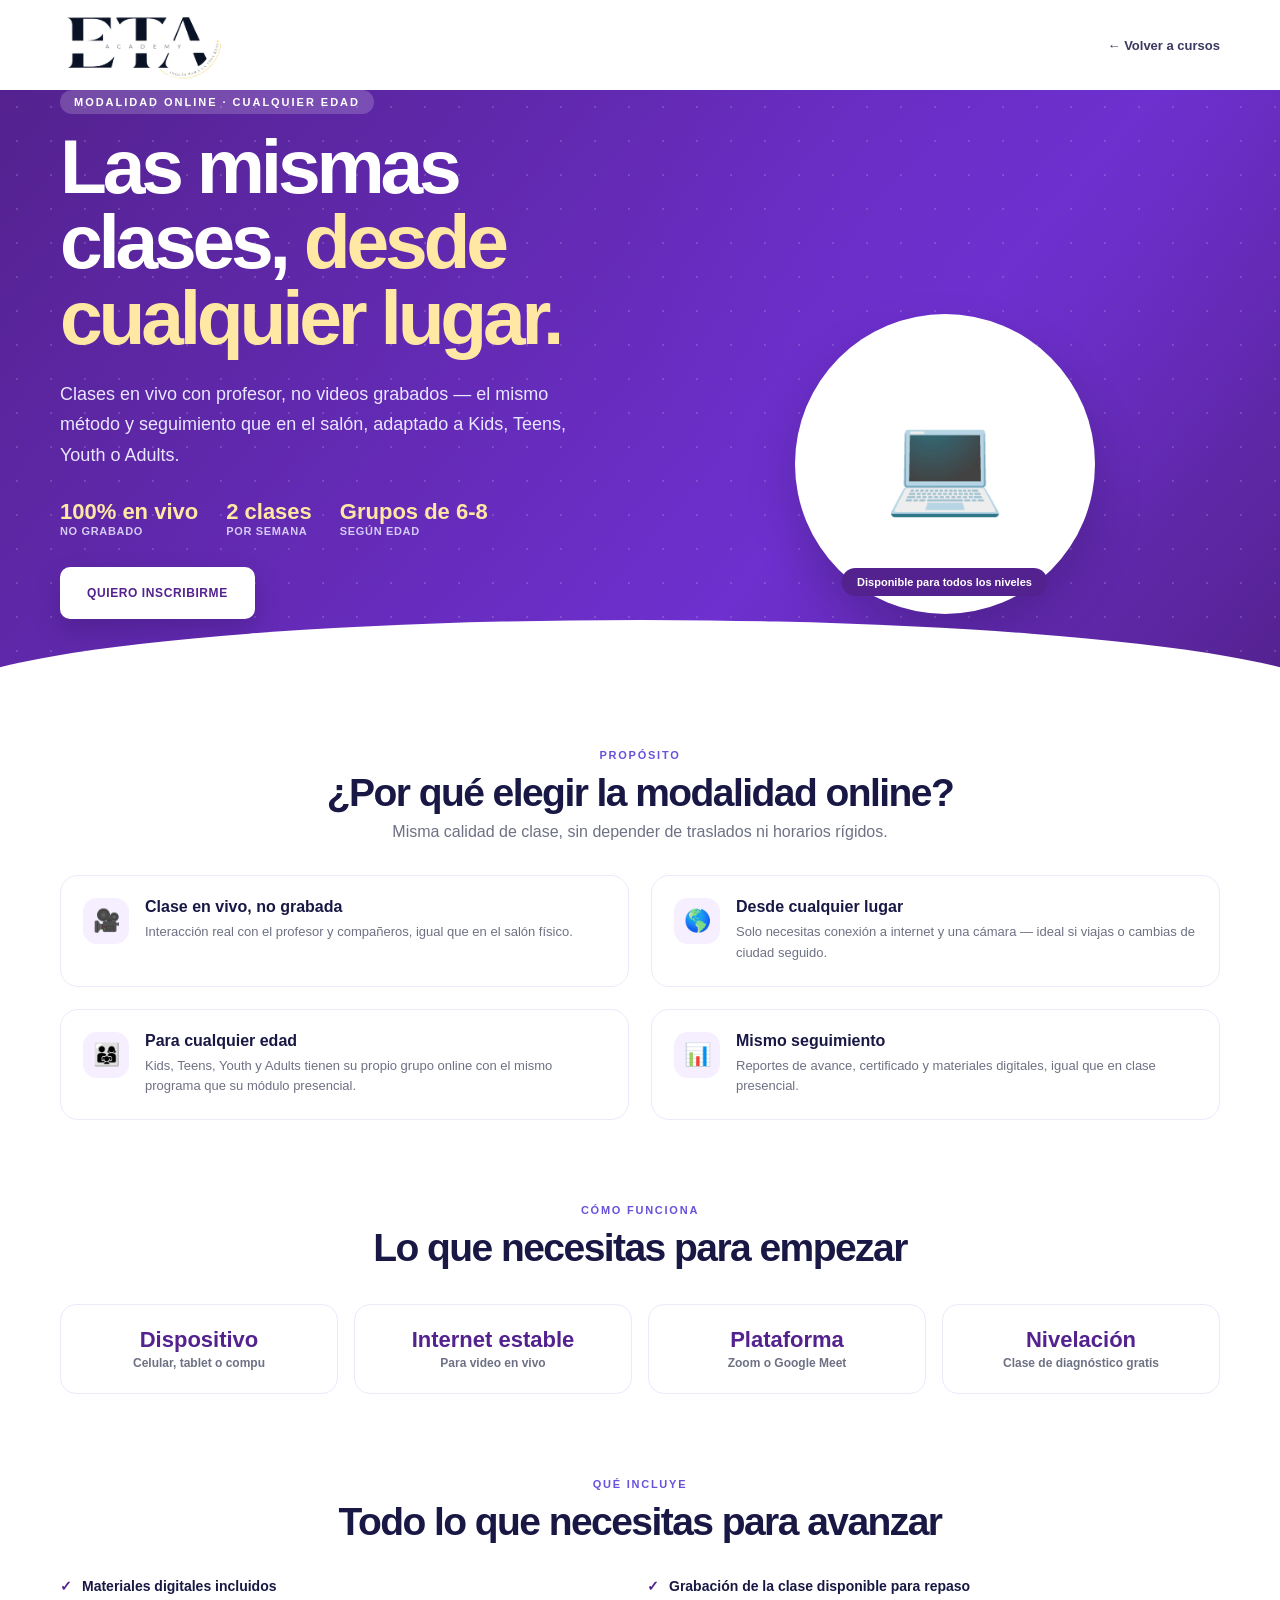
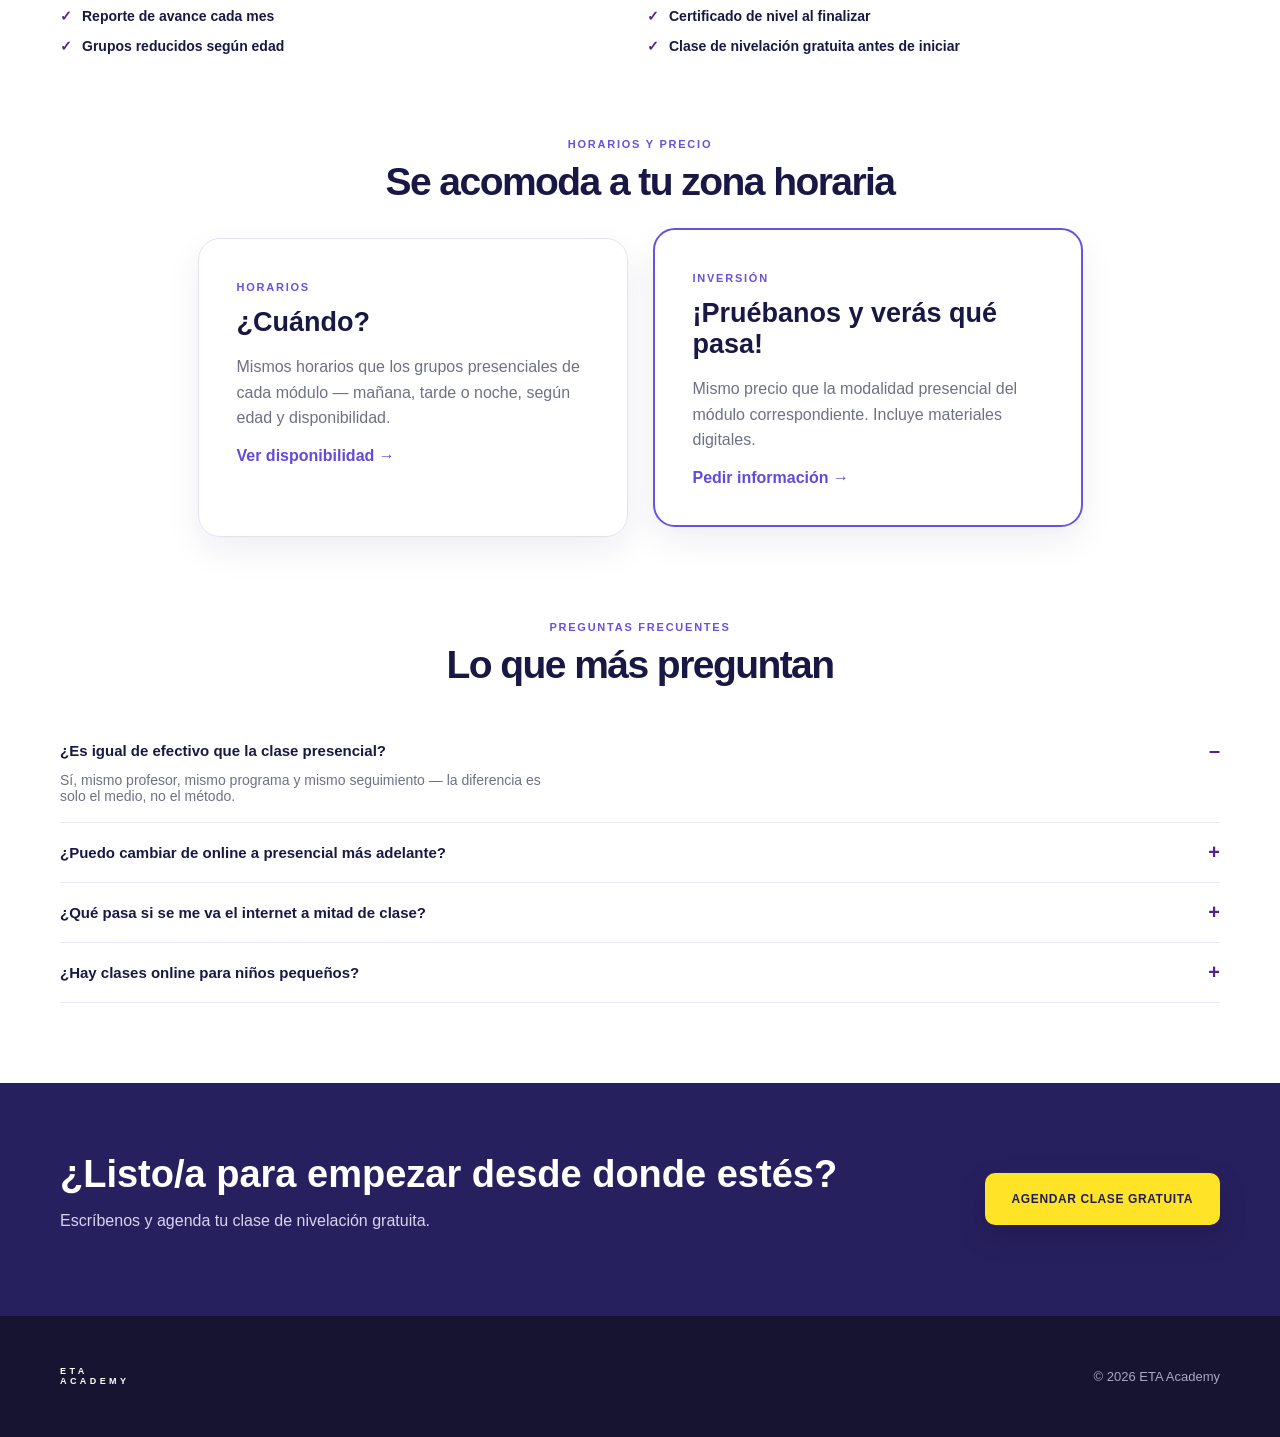
<file: cursos/curso-online.html>
<!doctype html>
<html lang="es">
<head>
  <meta charset="UTF-8">
  <meta name="viewport" content="width=device-width, initial-scale=1.0">
  <meta name="description" content="Clases de inglés en línea en ETA Academy, para cualquier edad. Clases en vivo con profesor, desde cualquier lugar.">
  <title>Online | ETA Academy</title>
  <link rel="stylesheet" href="../css/styles.css">
  <link rel="stylesheet" href="../css/curso.css">
</head>
<body class="course-purple">

  <nav class="nav shell">
    <a class="brand" href="../index.html">
      <img src="../assets/logo/eta-logo-2.png" alt="ETA logo">
    </a>
    <a class="back-link" href="../index.html#cursos">← Volver a cursos</a>
  </nav>

  <header class="hero hero--course">
    <div class="hero-grid shell">
      <div class="hero-copy">
        <span class="eyebrow">MODALIDAD ONLINE · CUALQUIER EDAD</span>
        <h1>Las mismas clases, <em>desde cualquier lugar.</em></h1>
        <p>Clases en vivo con profesor, no videos grabados — el mismo método y seguimiento que en el salón, adaptado a Kids, Teens, Youth o Adults.</p>
        <div class="course-facts">
          <div><strong>100% en vivo</strong><span>no grabado</span></div>
          <div><strong>2 clases</strong><span>por semana</span></div>
          <div><strong>Grupos de 6-8</strong><span>según edad</span></div>
        </div>
        <div class="actions">
          <a class="btn" href="https://wa.me/525545392497?text=Hola%2C%20quiero%20informaci%C3%B3n%20del%20curso%20Online">Quiero inscribirme</a>
        </div>
      </div>
      <div class="teacher">
        <div class="mascot-card">
          💻
          <span class="tag">Disponible para todos los niveles</span>
        </div>
      </div>
    </div>
    <div class="wave"></div>
  </header>

  <main>

    <section class="section shell">
      <div class="heading">
        <span>PROPÓSITO</span>
        <h2>¿Por qué elegir la modalidad online?</h2>
        <p>Misma calidad de clase, sin depender de traslados ni horarios rígidos.</p>
      </div>
      <div class="purpose">
        <article><b>🎥</b><div><h3>Clase en vivo, no grabada</h3><p>Interacción real con el profesor y compañeros, igual que en el salón físico.</p></div></article>
        <article><b>🌎</b><div><h3>Desde cualquier lugar</h3><p>Solo necesitas conexión a internet y una cámara — ideal si viajas o cambias de ciudad seguido.</p></div></article>
        <article><b>👨‍👩‍👧</b><div><h3>Para cualquier edad</h3><p>Kids, Teens, Youth y Adults tienen su propio grupo online con el mismo programa que su módulo presencial.</p></div></article>
        <article><b>📊</b><div><h3>Mismo seguimiento</h3><p>Reportes de avance, certificado y materiales digitales, igual que en clase presencial.</p></div></article>
      </div>
    </section>

    <section class="section shell" style="padding-top:0;">
      <div class="heading">
        <span>CÓMO FUNCIONA</span>
        <h2>Lo que necesitas para empezar</h2>
      </div>
      <div class="levels">
        <div class="level"><strong>Dispositivo</strong><span>Celular, tablet o compu</span></div>
        <div class="level"><strong>Internet estable</strong><span>Para video en vivo</span></div>
        <div class="level"><strong>Plataforma</strong><span>Zoom o Google Meet</span></div>
        <div class="level"><strong>Nivelación</strong><span>Clase de diagnóstico gratis</span></div>
      </div>
    </section>

    <section class="section shell" style="padding-top:0;">
      <div class="heading">
        <span>QUÉ INCLUYE</span>
        <h2>Todo lo que necesitas para avanzar</h2>
      </div>
      <ul class="includes-grid">
        <li>Materiales digitales incluidos</li>
        <li>Grabación de la clase disponible para repaso</li>
        <li>Reporte de avance cada mes</li>
        <li>Certificado de nivel al finalizar</li>
        <li>Grupos reducidos según edad</li>
        <li>Clase de nivelación gratuita antes de iniciar</li>
      </ul>
    </section>

    <section class="section shell" style="padding-top:0;">
      <div class="heading">
        <span>HORARIOS Y PRECIO</span>
        <h2>Se acomoda a tu zona horaria</h2>
      </div>
      <div class="prices">
        <article>
          <small>HORARIOS</small>
          <h3>¿Cuándo?</h3>
          <p>Mismos horarios que los grupos presenciales de cada módulo — mañana, tarde o noche, según edad y disponibilidad.</p>
          <a href="https://wa.me/525545392497?text=Hola%2C%20quiero%20saber%20los%20horarios%20del%20curso%20Online">Ver disponibilidad →</a>
        </article>
        <article class="featured">
          <small>INVERSIÓN</small>
          <h3>¡Pruébanos y verás qué pasa!</h3>
          <p>Mismo precio que la modalidad presencial del módulo correspondiente. Incluye materiales digitales.</p>
          <a href="https://wa.me/525545392497?text=Hola%2C%20quiero%20informaci%C3%B3n%20de%20precio%20del%20curso%20Online">Pedir información →</a>
        </article>
      </div>
    </section>

    <section class="section shell" style="padding-top:0;">
      <div class="heading">
        <span>PREGUNTAS FRECUENTES</span>
        <h2>Lo que más preguntan</h2>
      </div>
      <div class="faq-course">
        <details open>
          <summary>¿Es igual de efectivo que la clase presencial?</summary>
          <p>Sí, mismo profesor, mismo programa y mismo seguimiento — la diferencia es solo el medio, no el método.</p>
        </details>
        <details>
          <summary>¿Puedo cambiar de online a presencial más adelante?</summary>
          <p>Sí, puedes cambiar de modalidad al iniciar un nuevo periodo, sujeto a disponibilidad de cupo en el grupo presencial.</p>
        </details>
        <details>
          <summary>¿Qué pasa si se me va el internet a mitad de clase?</summary>
          <p>La clase queda grabada y puedes verla después para no perder el contenido.</p>
        </details>
        <details>
          <summary>¿Hay clases online para niños pequeños?</summary>
          <p>Sí, el módulo Kids también tiene versión online, con dinámicas adaptadas para mantener su atención en pantalla.</p>
        </details>
      </div>
    </section>

  </main>

  <section class="cta">
    <div class="shell">
      <div>
        <h2>¿Listo/a para empezar desde donde estés?</h2>
        <p>Escríbenos y agenda tu clase de nivelación gratuita.</p>
      </div>
      <a class="btn" href="https://wa.me/525545392497?text=Hola%2C%20quiero%20agendar%20la%20clase%20de%20nivelaci%C3%B3n%20gratuita%20para%20el%20curso%20Online">Agendar clase gratuita</a>
    </div>
  </section>

  <footer>
    <div class="shell">
      <div class="brand"><b>ETA</b><span>ACADEMY</span></div>
      <p>© 2026 ETA Academy</p>
    </div>

    
  </footer>

</body>
</html>
</file>
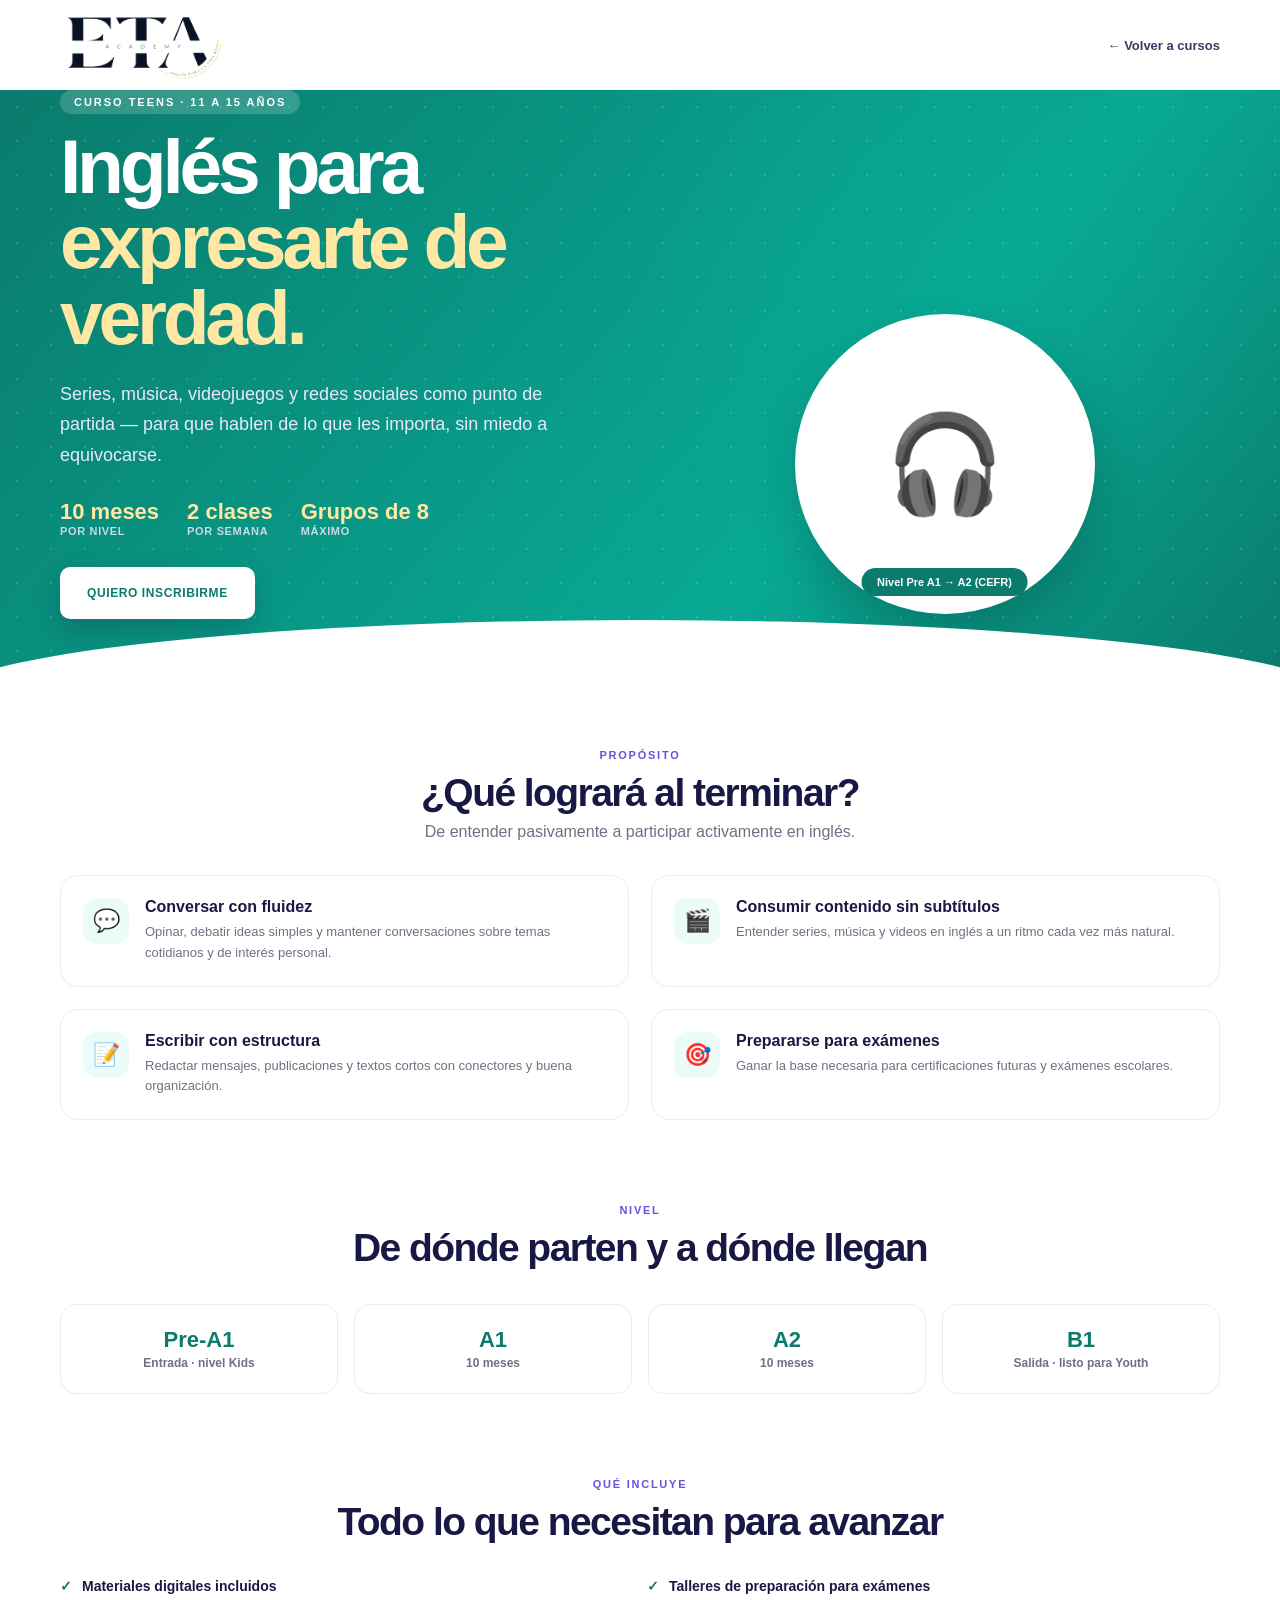
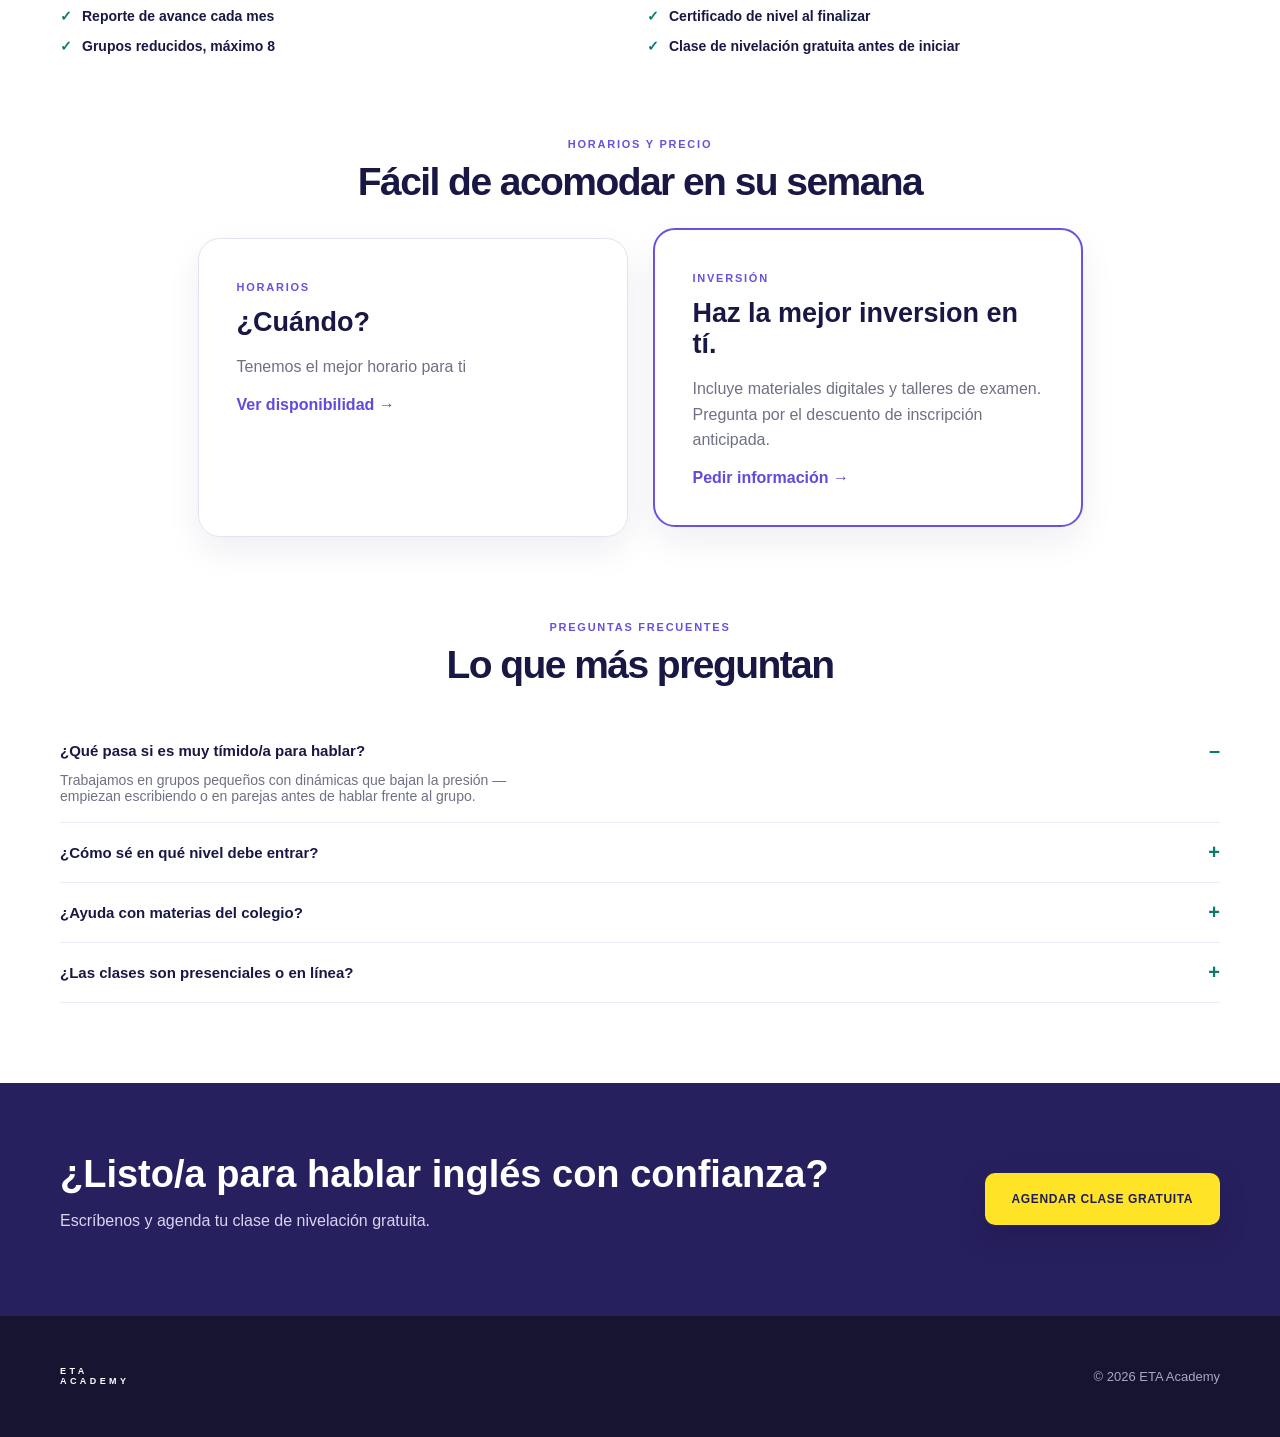
<file: cursos/curso-teens.html>
<!doctype html>
<html lang="es">
<head>
  <meta charset="UTF-8">
  <meta name="viewport" content="width=device-width, initial-scale=1.0">
  <meta name="description" content="Curso de inglés para adolescentes de 11 a 15 años en ETA Academy. Confianza para expresarse, prepararse para exámenes y consumir contenido sin subtítulos.">
  <title>Teens | ETA Academy</title>
  <link rel="stylesheet" href="../css/styles.css">
  <link rel="stylesheet" href="../css/curso.css">
</head>
<body class="course-mint">

  <nav class="nav shell">
    <a class="brand" href="../index.html">
      <img src="../assets/logo/eta-logo-2.png" alt="ETA logo">
    </a>
    <a class="back-link" href="../index.html#cursos">← Volver a cursos</a>
  </nav>

  <header class="hero hero--course">
    <div class="hero-grid shell">
      <div class="hero-copy">
        <span class="eyebrow">CURSO TEENS · 11 A 15 AÑOS</span>
        <h1>Inglés para <em>expresarte de verdad.</em></h1>
        <p>Series, música, videojuegos y redes sociales como punto de partida — para que hablen de lo que les importa, sin miedo a equivocarse.</p>
        <div class="course-facts">
          <div><strong>10 meses</strong><span>por nivel</span></div>
          <div><strong>2 clases</strong><span>por semana</span></div>
          <div><strong>Grupos de 8</strong><span>máximo</span></div>
        </div>
        <div class="actions">
          <a class="btn" href="https://wa.me/525545392497?text=Hola%2C%20quiero%20informaci%C3%B3n%20del%20curso%20Teens">Quiero inscribirme</a>
        </div>
      </div>
      <div class="teacher">
        <div class="mascot-card">
          🎧
          <span class="tag">Nivel Pre A1 → A2 (CEFR)</span>
        </div>
      </div>
    </div>
    <div class="wave"></div>
  </header>

  <main>

    <section class="section shell">
      <div class="heading">
        <span>PROPÓSITO</span>
        <h2>¿Qué logrará al terminar?</h2>
        <p>De entender pasivamente a participar activamente en inglés.</p>
      </div>
      <div class="purpose">
        <article><b>💬</b><div><h3>Conversar con fluidez</h3><p>Opinar, debatir ideas simples y mantener conversaciones sobre temas cotidianos y de interés personal.</p></div></article>
        <article><b>🎬</b><div><h3>Consumir contenido sin subtítulos</h3><p>Entender series, música y videos en inglés a un ritmo cada vez más natural.</p></div></article>
        <article><b>📝</b><div><h3>Escribir con estructura</h3><p>Redactar mensajes, publicaciones y textos cortos con conectores y buena organización.</p></div></article>
        <article><b>🎯</b><div><h3>Prepararse para exámenes</h3><p>Ganar la base necesaria para certificaciones futuras y exámenes escolares.</p></div></article>
      </div>
    </section>

    <section class="section shell" style="padding-top:0;">
      <div class="heading">
        <span>NIVEL</span>
        <h2>De dónde parten y a dónde llegan</h2>
      </div>
      <div class="levels">
        <div class="level"><strong>Pre-A1</strong><span>Entrada · nivel Kids</span></div>
        <div class="level"><strong>A1</strong><span>10 meses</span></div>
        <div class="level"><strong>A2</strong><span>10 meses</span></div>
        <div class="level"><strong>B1</strong><span>Salida · listo para Youth</span></div>
      </div>
    </section>

    <section class="section shell" style="padding-top:0;">
      <div class="heading">
        <span>QUÉ INCLUYE</span>
        <h2>Todo lo que necesitan para avanzar</h2>
      </div>
      <ul class="includes-grid">
        <li>Materiales digitales incluidos</li>
        <li>Talleres de preparación para exámenes</li>
        <li>Reporte de avance cada mes</li>
        <li>Certificado de nivel al finalizar</li>
        <li>Grupos reducidos, máximo 8</li>
        <li>Clase de nivelación gratuita antes de iniciar</li>
      </ul>
    </section>

    <section class="section shell" style="padding-top:0;">
      <div class="heading">
        <span>HORARIOS Y PRECIO</span>
        <h2>Fácil de acomodar en su semana</h2>
      </div>
      <div class="prices">
        <article>
          <small>HORARIOS</small>
          <h3>¿Cuándo?</h3>
          <p>Tenemos el mejor horario para ti</p>
          <a href="https://wa.me/525545392497?text=Hola%2C%20quiero%20saber%20los%20horarios%20del%20curso%20Teens">Ver disponibilidad →</a>
        </article>
        <article class="featured">
          <small>INVERSIÓN</small>
          <h3>Haz la mejor inversion en tí.</h3>
          <p>Incluye materiales digitales y talleres de examen. Pregunta por el descuento de inscripción anticipada.</p>
          <a href="https://wa.me/525545392497?text=Hola%2C%20quiero%20informaci%C3%B3n%20de%20precio%20del%20curso%20Teens">Pedir información →</a>
        </article>
      </div>
    </section>

    <section class="section shell" style="padding-top:0;">
      <div class="heading">
        <span>PREGUNTAS FRECUENTES</span>
        <h2>Lo que más preguntan</h2>
      </div>
      <div class="faq-course">
        <details open>
          <summary>¿Qué pasa si es muy tímido/a para hablar?</summary>
          <p>Trabajamos en grupos pequeños con dinámicas que bajan la presión — empiezan escribiendo o en parejas antes de hablar frente al grupo.</p>
        </details>
        <details>
          <summary>¿Cómo sé en qué nivel debe entrar?</summary>
          <p>Hacemos una clase de nivelación gratuita evaluando comprensión, vocabulario y expresión oral básica.</p>
        </details>
        <details>
          <summary>¿Ayuda con materias del colegio?</summary>
          <p>Sí, reforzamos vocabulario y estructuras que suelen pedir en la escuela, aunque el enfoque principal es comunicación real.</p>
        </details>
        <details>
          <summary>¿Las clases son presenciales o en línea?</summary>
          <p>Ambas modalidades disponibles — puedes elegir la que mejor se acomode, o combinar según la semana.</p>
        </details>
      </div>
    </section>

  </main>

  <section class="cta">
    <div class="shell">
      <div>
        <h2>¿Listo/a para hablar inglés con confianza?</h2>
        <p>Escríbenos y agenda tu clase de nivelación gratuita.</p>
      </div>
      <a class="btn" href="https://wa.me/525545392497?text=Hola%2C%20quiero%20agendar%20la%20clase%20de%20nivelaci%C3%B3n%20gratuita%20para%20el%20curso%20Teens">Agendar clase gratuita</a>
    </div>
  </section>

  <footer>
    <div class="shell">
      <div class="brand"><b>ETA</b><span>ACADEMY</span></div>
      <p>© 2026 ETA Academy</p>
    </div>
  </footer>

</body>
</html>
</file>
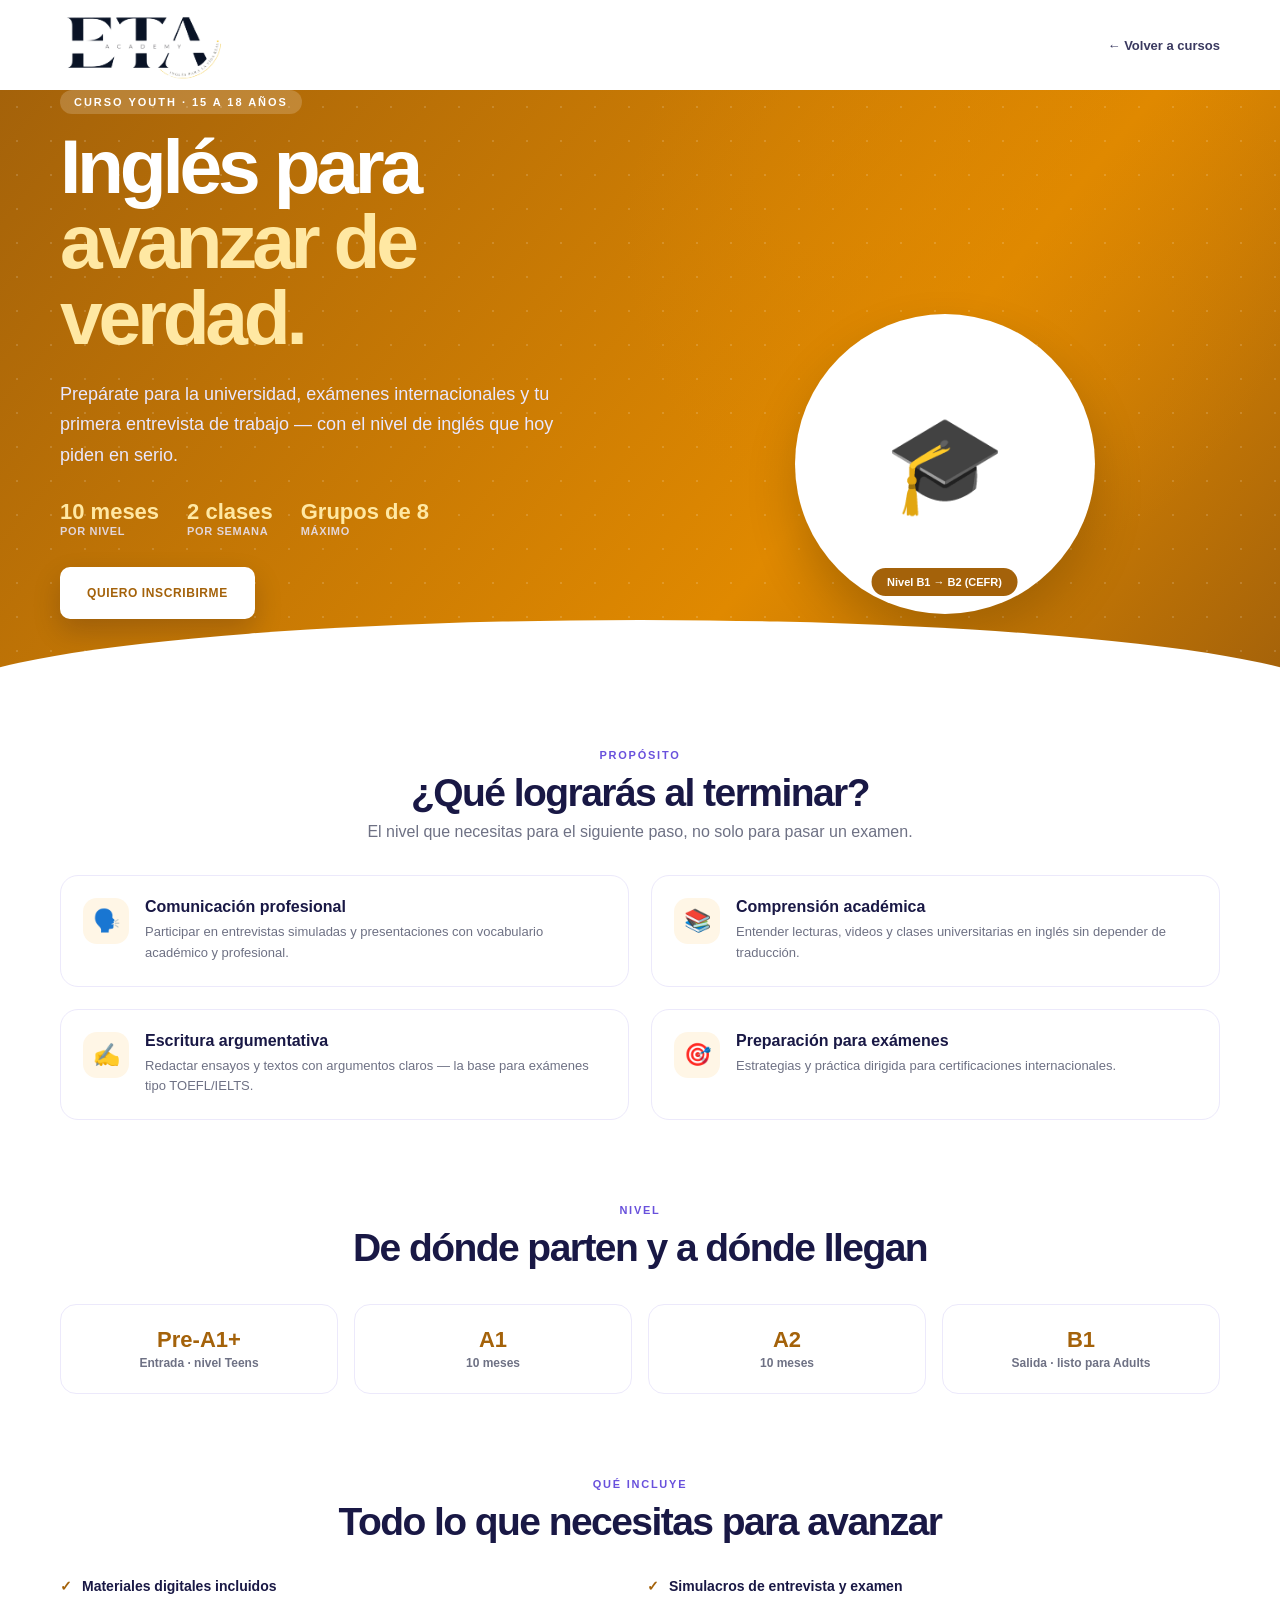
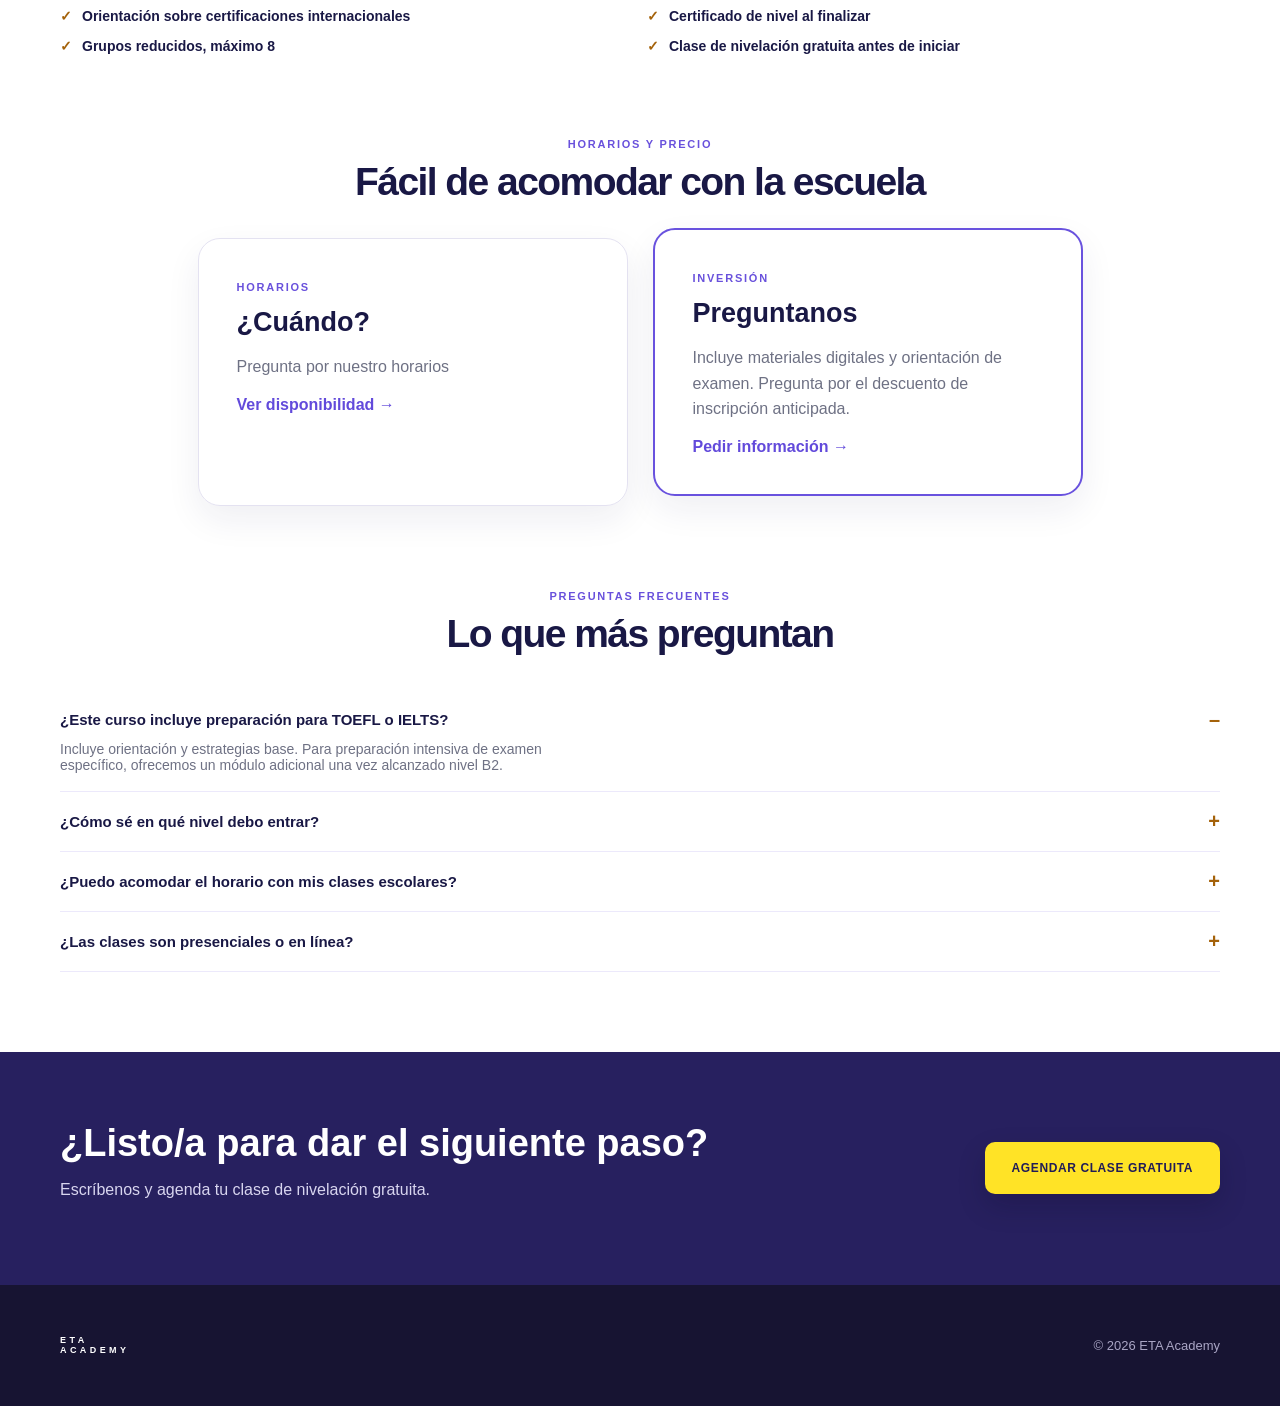
<file: cursos/curso-youth.html>
<!doctype html>
<html lang="es">
<head>
  <meta charset="UTF-8">
  <meta name="viewport" content="width=device-width, initial-scale=1.0">
  <meta name="description" content="Curso de inglés para jóvenes de 15 a 18 años en ETA Academy. Preparación para universidad, exámenes internacionales y entrevistas.">
  <title>Youth | ETA Academy</title>
  <link rel="stylesheet" href="../css/styles.css">
  <link rel="stylesheet" href="../css/curso.css">
</head>
<body class="course-orange">

  <nav class="nav shell">
    <a class="brand" href="../index.html">
      <img src="../assets/logo/eta-logo-2.png" alt="ETA logo">
    </a>
    <a class="back-link" href="../index.html#cursos">← Volver a cursos</a>
  </nav>

  <header class="hero hero--course">
    <div class="hero-grid shell">
      <div class="hero-copy">
        <span class="eyebrow">CURSO YOUTH · 15 A 18 AÑOS</span>
        <h1>Inglés para <em>avanzar de verdad.</em></h1>
        <p>Prepárate para la universidad, exámenes internacionales y tu primera entrevista de trabajo — con el nivel de inglés que hoy piden en serio.</p>
        <div class="course-facts">
          <div><strong>10 meses</strong><span>por nivel</span></div>
          <div><strong>2 clases</strong><span>por semana</span></div>
          <div><strong>Grupos de 8</strong><span>máximo</span></div>
        </div>
        <div class="actions">
          <a class="btn" href="https://wa.me/525545392497?text=Hola%2C%20quiero%20informaci%C3%B3n%20del%20curso%20Youth">Quiero inscribirme</a>
        </div>
      </div>
      <div class="teacher">
        <div class="mascot-card">
          🎓
          <span class="tag">Nivel B1 → B2 (CEFR)</span>
        </div>
      </div>
    </div>
    <div class="wave"></div>
  </header>

  <main>

    <section class="section shell">
      <div class="heading">
        <span>PROPÓSITO</span>
        <h2>¿Qué lograrás al terminar?</h2>
        <p>El nivel que necesitas para el siguiente paso, no solo para pasar un examen.</p>
      </div>
      <div class="purpose">
        <article><b>🗣️</b><div><h3>Comunicación profesional</h3><p>Participar en entrevistas simuladas y presentaciones con vocabulario académico y profesional.</p></div></article>
        <article><b>📚</b><div><h3>Comprensión académica</h3><p>Entender lecturas, videos y clases universitarias en inglés sin depender de traducción.</p></div></article>
        <article><b>✍️</b><div><h3>Escritura argumentativa</h3><p>Redactar ensayos y textos con argumentos claros — la base para exámenes tipo TOEFL/IELTS.</p></div></article>
        <article><b>🎯</b><div><h3>Preparación para exámenes</h3><p>Estrategias y práctica dirigida para certificaciones internacionales.</p></div></article>
      </div>
    </section>

    <section class="section shell" style="padding-top:0;">
      <div class="heading">
        <span>NIVEL</span>
        <h2>De dónde parten y a dónde llegan</h2>
      </div>
      <div class="levels">
        <div class="level"><strong>Pre-A1+</strong><span>Entrada · nivel Teens</span></div>
        <div class="level"><strong>A1</strong><span>10 meses</span></div>
        <div class="level"><strong>A2</strong><span>10 meses</span></div>
        <div class="level"><strong>B1</strong><span>Salida · listo para Adults</span></div>
      </div>
    </section>

    <section class="section shell" style="padding-top:0;">
      <div class="heading">
        <span>QUÉ INCLUYE</span>
        <h2>Todo lo que necesitas para avanzar</h2>
      </div>
      <ul class="includes-grid">
        <li>Materiales digitales incluidos</li>
        <li>Simulacros de entrevista y examen</li>
        <li>Orientación sobre certificaciones internacionales</li>
        <li>Certificado de nivel al finalizar</li>
        <li>Grupos reducidos, máximo 8</li>
        <li>Clase de nivelación gratuita antes de iniciar</li>
      </ul>
    </section>

    <section class="section shell" style="padding-top:0;">
      <div class="heading">
        <span>HORARIOS Y PRECIO</span>
        <h2>Fácil de acomodar con la escuela</h2>
      </div>
      <div class="prices">
        <article>
          <small>HORARIOS</small>
          <h3>¿Cuándo?</h3>
          <p>Pregunta por nuestro horarios</p>
          <a href="https://wa.me/525545392497?text=Hola%2C%20quiero%20saber%20los%20horarios%20del%20curso%20Youth">Ver disponibilidad →</a>
        </article>
        <article class="featured">
          <small>INVERSIÓN</small>
          <h3>Preguntanos</h3>
          <p>Incluye materiales digitales y orientación de examen. Pregunta por el descuento de inscripción anticipada.</p>
          <a href="https://wa.me/525545392497?text=Hola%2C%20quiero%20informaci%C3%B3n%20de%20precio%20del%20curso%20Youth">Pedir información →</a>
        </article>
      </div>
    </section>

    <section class="section shell" style="padding-top:0;">
      <div class="heading">
        <span>PREGUNTAS FRECUENTES</span>
        <h2>Lo que más preguntan</h2>
      </div>
      <div class="faq-course">
        <details open>
          <summary>¿Este curso incluye preparación para TOEFL o IELTS?</summary>
          <p>Incluye orientación y estrategias base. Para preparación intensiva de examen específico, ofrecemos un módulo adicional una vez alcanzado nivel B2.</p>
        </details>
        <details>
          <summary>¿Cómo sé en qué nivel debo entrar?</summary>
          <p>Hacemos una clase de nivelación gratuita evaluando comprensión, escritura y expresión oral.</p>
        </details>
        <details>
          <summary>¿Puedo acomodar el horario con mis clases escolares?</summary>
          <p>Sí, tenemos horarios entre semana por la tarde-noche y sábados, pensados para estudiantes de preparatoria.</p>
        </details>
        <details>
          <summary>¿Las clases son presenciales o en línea?</summary>
          <p>Ambas modalidades disponibles — puedes elegir la que mejor se acomode, o combinar según la semana.</p>
        </details>
      </div>
    </section>

  </main>

  <section class="cta">
    <div class="shell">
      <div>
        <h2>¿Listo/a para dar el siguiente paso?</h2>
        <p>Escríbenos y agenda tu clase de nivelación gratuita.</p>
      </div>
      <a class="btn" href="https://wa.me/525545392497?text=Hola%2C%20quiero%20agendar%20la%20clase%20de%20nivelaci%C3%B3n%20gratuita%20para%20el%20curso%20Youth">Agendar clase gratuita</a>
    </div>
  </section>

  <footer>
    <div class="shell">
      <div class="brand"><b>ETA</b><span>ACADEMY</span></div>
      <p>© 2026 ETA Academy</p>
    </div>
  </footer>

</body>
</html>
</file>
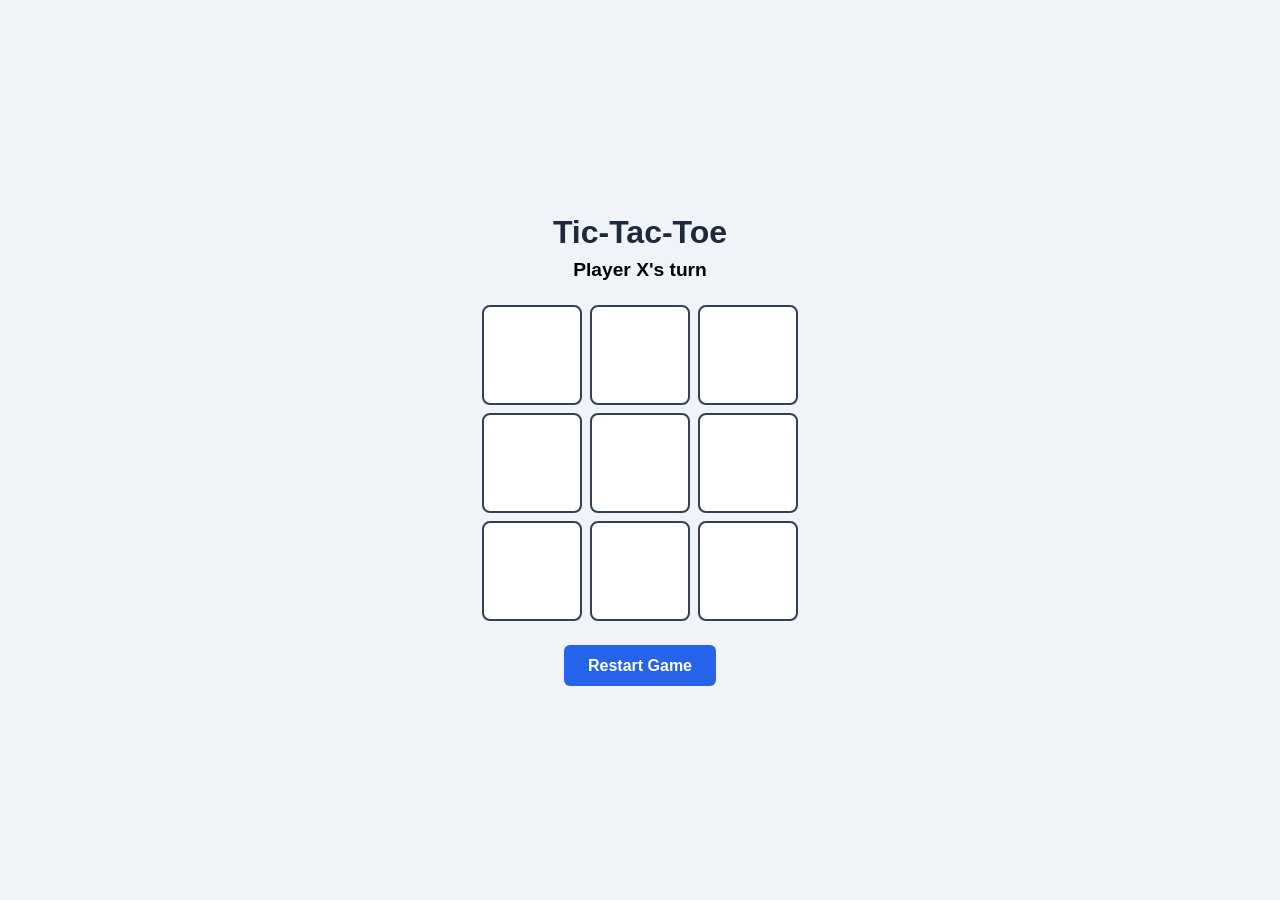
<file: games/tic-tac-toe.html>
<!DOCTYPE html>
<html lang="en">
<head>
  <meta charset="UTF-8">
  <meta name="viewport" content="width=device-width, initial-scale=1.0">
  <title>Tic-Tac-Toe | WDD 131</title>
  <link rel="stylesheet" href="styles.css">
  <script src="script.js" defer></script>
</head>
<body>
  <main>
    <h1>Tic-Tac-Toe</h1>
    <p id="status">Player X's turn</p>

    <div id="board" class="board">
      <button class="cell" data-index="0"></button>
      <button class="cell" data-index="1"></button>
      <button class="cell" data-index="2"></button>
      <button class="cell" data-index="3"></button>
      <button class="cell" data-index="4"></button>
      <button class="cell" data-index="5"></button>
      <button class="cell" data-index="6"></button>
      <button class="cell" data-index="7"></button>
      <button class="cell" data-index="8"></button>
    </div>

    <button id="reset-btn">Restart Game</button>
  </main>
</body>
</html>
</file>
<file: css/styles.css>
:root {
  --ink: #191845;
  --indigo: #27205f;
  --yellow: #ffe326;
  --muted: #6e7184;
}
* {
  box-sizing: border-box;
}
html {
  scroll-behavior: smooth;
}
body {
  margin: 0;
  color: var(--ink);
  font-family: Arial, Helvetica, sans-serif;
}
a {
  text-decoration: none;
  color: inherit;
}
.shell {
  width: min(1160px, calc(100% - 40px));
  margin: auto;
}
.hero {
  min-height: 700px;
  position: relative;
  overflow: hidden;
  color: #fff;
  background:
    radial-gradient(circle at 72% 30%, #5142ad 0, transparent 29%),
    linear-gradient(130deg, #211c57, #2e2676 63%, #211b5b);
}
.hero:before {
  content: "";
  position: absolute;
  inset: 0;
  opacity: 0.15;
  background-image: radial-gradient(#fff 1px, transparent 1px);
  background-size: 34px 34px;
}
.nav {
  height: 90px;
  display: flex;
  align-items: center;
  justify-content: space-between;
  position: relative;
  z-index: 5;
}
.brand {
  display: flex;
  flex-direction: column;
  font-size: 9px;
  font-weight: 700;
  letter-spacing: 0.38em;
}
.brand img {
  height: 100px;
  width: auto;
  display: block;
}

.nav .brand {
  display: flex;
  align-items: center;
}



.links {
  display: flex;
  gap: 31px;
  font-size: 14px;
}
.links a {
  opacity: 0.82;
}
.links a:hover {
  color: var(--yellow);
  opacity: 1;
}
.btn {
  display: inline-flex;
  min-height: 52px;
  align-items: center;
  justify-content: center;
  padding: 0 27px;
  border-radius: 10px;
  background: var(--yellow);
  color: #211c57;
  text-transform: uppercase;
  font-size: 12px;
  letter-spacing: 0.05em;
  font-weight: 900;
  box-shadow: 0 12px 28px #09062130;
  transition: 0.2s;
}
.btn:hover {
  transform: translateY(-2px);
}
.btn.small {
  min-height: 42px;
  padding: 0 20px;
}
.menu {
  display: none;
  background: none;
  border: 0;
  color: #fff;
  font-size: 25px;
}
.hero-grid {
  min-height: 525px;
  display: grid;
  grid-template-columns: 1.05fr 0.95fr;
  align-items: center;
  position: relative;
  z-index: 2;
}
.eyebrow {
  display: inline-block;
  margin-bottom: 15px;
  color: var(--yellow);
  font-size: 11px;
  font-weight: 900;
  letter-spacing: 0.18em;
}
.hero h1 {
  margin: 0;
  font-size: clamp(52px, 6vw, 80px);
  line-height: 0.98;
  letter-spacing: -0.055em;
}
.hero h1 em {
  color: var(--yellow);
  font-style: normal;
}
.hero-copy > p {
  max-width: 520px;
  margin: 24px 0 28px;
  color: #e9e7ff;
  font-size: 18px;
  line-height: 1.7;
}
.actions {
  display: flex;
  align-items: center;
  gap: 25px;
  font-weight: 700;
  font-size: 14px;
}
.students {
  display: flex;
  align-items: center;
  margin-top: 30px;
}
.students > span {
  display: grid;
  place-items: center;
  width: 38px;
  height: 38px;
  margin-right: -8px;
  border: 2px solid #2a246c;
  border-radius: 50%;
  background: #f1c39b;
  font-size: 20px;
}
.students p {
  margin-left: 17px;
  color: #d9d5f2;
  font-size: 12px;
}
.teacher {
  height: 520px;
  position: relative;
  display: flex;
  align-items: flex-end;
  justify-content: center;
}
.teacher img {
  width: 100%;
  height: 100%;
  object-fit: contain;
  object-position: bottom;
  filter: drop-shadow(0 22px 28px #09062840);
}
.bubble {
  position: absolute;
  z-index: 3;
  top: 45px;
  left: 55px;
  padding: 21px 16px;
  border-radius: 50%;
  background: #fff;
  color: #282160;
  font-size: 21px;
  font-weight: 900;
  transform: rotate(-7deg);
  box-shadow: 0 12px 25px #0002;
}
.star,
.heart {
  position: absolute;
  z-index: 3;
  color: var(--yellow);
  font-size: 32px;
  font-style: normal;
}
.star {
  top: 25px;
  left: 165px;
}
.heart {
  top: 120px;
  right: 5px;
  font-size: 50px;
}
.wave {
  position: absolute;
  z-index: 3;
  left: -5%;
  right: -5%;
  bottom: -110px;
  height: 180px;
  border-radius: 50% 50% 0 0/45% 45% 0 0;
  background: #fff;
}
.section {
  padding: 55px 0 80px;
}
.heading {
  text-align: center;
  margin-bottom: 34px;
}
.heading > span,
.prices small {
  color: #6951dc;
  font-size: 11px;
  font-weight: 900;
  letter-spacing: 0.16em;
}
.heading h2 {
  margin: 8px 0;
  font-size: 39px;
  letter-spacing: -0.04em;
}
.heading p {
  margin: 0;
  color: var(--muted);
}
.courses {
  display: grid;
  grid-template-columns: repeat(4, 1fr);
  gap: 18px;
}
.courses article {
  min-height: 220px;
  padding: 24px;
  border-radius: 18px;
  color: #fff;
  box-shadow: 0 16px 35px #1e195020;
  transition: 0.25s;
}
.courses article:hover {
  transform: translateY(-6px);
}
.courses b {
  display: block;
  margin-bottom: 17px;
  font-size: 43px;
}
.courses small {
  font-size: 10px;
  opacity: 0.78;
}
.courses h3 {
  margin: 6px 0 20px;
  font-size: 27px;
}
.courses a {
  font-size: 13px;
  font-weight: 800;
}
.coral {
  background: linear-gradient(145deg, #ff8177, #ff6265);
}
.mint {
  background: linear-gradient(145deg, #12cbb5, #08a995);
}
.orange {
  background: linear-gradient(145deg, #ffb238, #e08900);
}
.violet {
  background: linear-gradient(145deg, #7064dc, #5547bc);
}
.purple {
  background: linear-gradient(145deg, #8b4ce5, #6e30cf);
}
.benefits {
  display: grid;
  grid-template-columns: repeat(4, 1fr);
  gap: 25px;
  padding: 5px 0 80px;
}
.benefits article {
  display: flex;
  gap: 14px;
}
.benefits article > b {
  flex: 0 0 43px;
  height: 43px;
  display: grid;
  place-items: center;
  border-radius: 14px;
  background: #fff6b8;
  color: #5b45d8;
  font-size: 22px;
}
.benefits h3 {
  margin: 2px 0 5px;
  font-size: 15px;
}
.benefits p {
  margin: 0;
  color: var(--muted);
  font-size: 12px;
  line-height: 1.55;
}
.method {
  padding: 90px 0;
  background: #f6f5ff;
}
.method-grid {
  display: grid;
  grid-template-columns: 1fr 1fr;
  gap: 80px;
  align-items: center;
}
.art {
  min-height: 420px;
  display: grid;
  place-items: center;
}
.blob {
  width: 385px;
  height: 385px;
  position: relative;
  display: grid;
  place-items: center;
  border-radius: 43% 57% 55% 45%/55% 42% 58% 45%;
  background: linear-gradient(145deg, #6b55df, #2a236b);
  box-shadow: 34px 34px 0 var(--yellow);
  color: #fff;
}
.blob strong {
  font-size: 50px;
  transform: rotate(-8deg);
}
.blob span {
  position: absolute;
  right: -35px;
  top: 70px;
  padding: 15px;
  border-radius: 12px;
  background: #fff;
  color: #2b256f;
  font-weight: 800;
  transform: rotate(8deg);
}
.blob i {
  position: absolute;
  left: 24px;
  bottom: 55px;
  color: var(--yellow);
  font-size: 26px;
  font-weight: 900;
}
.purple-text {
  color: #6951dc;
}
.method-copy h2 {
  margin: 0;
  font-size: 46px;
  line-height: 1.1;
  letter-spacing: -0.045em;
}
.method-copy > p {
  color: var(--muted);
  font-size: 17px;
  line-height: 1.75;
}
.method-copy ul {
  list-style: none;
  padding: 0;
  margin: 25px 0 32px;
  display: grid;
  gap: 15px;
  font-weight: 700;
}
.method-copy li::first-letter {
  color: #0bbca7;
}
.btn.dark {
  background: #2b256f;
  color: #fff;
}
.prices {
  display: grid;
  grid-template-columns: repeat(2, minmax(0, 430px));
  justify-content: center;
  gap: 25px;
}
.prices article {
  padding: 38px;
  border: 1px solid #e4e2f1;
  border-radius: 22px;
  box-shadow: 0 14px 35px #1d184e12;
}
.prices .featured {
  border: 2px solid #6952de;
  transform: translateY(-10px);
}
.prices h3 {
  margin: 12px 0;
  font-size: 27px;
}
.prices strong {
  font-size: 29px;
}
.prices p {
  color: var(--muted);
  line-height: 1.6;
}
.prices a {
  color: #624adb;
  font-weight: 900;
}
.cta {
  padding: 70px 0;
  background: #27205f;
  color: #fff;
}
.cta > .shell {
  display: flex;
  align-items: center;
  justify-content: space-between;
  gap: 40px;
}
.cta h2 {
  margin: 0;
  font-size: 38px;
}
.cta p {
  color: #d8d5ef;
}
footer {
  padding: 40px 0;
  background: #171432;
  color: #fff;
}
footer > .shell {
  display: flex;
  align-items: center;
  justify-content: space-between;
  flex-wrap: wrap;
  gap: 18px;
}
footer p {
  color: #aaa6c5;
  font-size: 13px;
}
.socialmedia {
  display: flex;
  gap: 12px;
}
.socialmedia a {
  width: 38px;
  height: 38px;
  border-radius: 50%;
  background: rgba(255,255,255,.08);
  display: grid;
  place-items: center;
  transition: .2s;
}
.socialmedia a:hover {
  background: var(--yellow);
}
.socialmedia img {
  width: 18px;
  height: 18px;
  transition: .2s;
}
.socialmedia a:hover img {
  filter: invert(1);
}

/* Partners / alliances section — barra compacta, logos chiquitos a la derecha */
.partners {
  padding: 40px 0;
}
.partners .shell {
  display: flex;
  align-items: center;
  justify-content: space-between;
  flex-wrap: wrap;
  gap: 20px;
}
.partners .label {
  font-size: 12px;
  font-weight: 800;
  letter-spacing: .08em;
  color: var(--muted);
  text-transform: uppercase;
  white-space: nowrap;
}
.partners-grid {
  display: flex;
  align-items: center;
  justify-content: space-around;
  flex-wrap: wrap;
  gap: 28px;
}
.partners-grid img {
  height: 120px;
  width: auto;
  object-fit: contain;
  opacity: .6;
  transition: .2s;
}
.partners-grid img:hover {
  filter: none;
  opacity: 1;
}
@media (max-width: 600px) {
  footer > .shell {
    flex-direction: column;
    text-align: center;
  }
  .partners .shell {
    flex-direction: column;
    text-align: center;
  }
  .partners-grid {
    justify-content: center;
    gap: 20px;
  }
}
@media (max-width: 900px) {
  .links {
    display: none;
    position: absolute;
    top: 70px;
    left: 0;
    right: 0;
    padding: 24px;
    flex-direction: column;
    background: #211c57;
    border-radius: 14px;
  }
  .links.open {
    display: flex;
  }
  .menu {
    display: block;
  }
  .nav > .btn {
    display: none;
  }
  .hero-grid {
    grid-template-columns: 1fr;
    text-align: center;
    padding-top: 45px;
  }
  .hero-copy {
    display: flex;
    flex-direction: column;
    align-items: center;
  }
  .teacher {
    height: 430px;
    width: min(520px, 100%);
    margin: auto;
  }
  .wave {
    bottom: -135px;
  }
  .courses,
  .benefits {
    grid-template-columns: repeat(2, 1fr);
  }
  .method-grid {
    grid-template-columns: 1fr;
    gap: 30px;
  }
  .method-copy {
    text-align: center;
  }
  .method-copy ul {
    width: max-content;
    max-width: 100%;
    margin-inline: auto;
    text-align: left;
  }
}
@media (max-width: 600px) {
  .shell {
    width: calc(100% - 28px);
  }
  .nav {
    height: 72px;
  }
  .hero h1 {
    font-size: 47px;
  }
  .hero-copy > p {
    font-size: 16px;
  }
  .actions {
    flex-direction: column;
  }
  .teacher {
    height: 360px;
  }
  .bubble {
    left: 5px;
    top: 20px;
  }
  .courses,
  .benefits,
  .prices {
    grid-template-columns: 1fr;
  }
  .section {
    padding: 55px 0;
  }
  .method {
    padding: 60px 0;
  }
  .art {
    min-height: 310px;
  }
  .blob {
    width: 270px;
    height: 270px;
    box-shadow: 20px 20px 0 var(--yellow);
  }
  .blob strong {
    font-size: 37px;
  }
  .method-copy h2 {
    font-size: 36px;
  }
  .prices .featured {
    transform: none;
  }
  .cta > .shell,
  footer > .shell {
    flex-direction: column;
    text-align: center;
    gap: 20px;
  }
}
</file>
<file: styles.css>
:root {
  --ink: #191845;
  --indigo: #27205f;
  --yellow: #ffe326;
  --muted: #6e7184;
}
* {
  box-sizing: border-box;
}
html {
  scroll-behavior: smooth;
}
body {
  margin: 0;
  color: var(--ink);
  font-family: Arial, Helvetica, sans-serif;
}
a {
  text-decoration: none;
  color: inherit;
}
.shell {
  width: min(1160px, calc(100% - 40px));
  margin: auto;
}
.hero {
  min-height: 700px;
  position: relative;
  overflow: hidden;
  color: #fff;
  background:
    radial-gradient(circle at 72% 30%, #5142ad 0, transparent 29%),
    linear-gradient(130deg, #211c57, #2e2676 63%, #211b5b);
}
.hero:before {
  content: "";
  position: absolute;
  inset: 0;
  opacity: 0.15;
  background-image: radial-gradient(#fff 1px, transparent 1px);
  background-size: 34px 34px;
}
.nav {
  height: 90px;
  display: flex;
  align-items: center;
  justify-content: space-between;
  position: relative;
  z-index: 5;
}
.brand {
  display: flex;
  flex-direction: column;
  font-size: 9px;
  font-weight: 700;
  letter-spacing: 0.38em;
}
.brand b {
  font-size: 27px;
  letter-spacing: 0.08em;
}
.links {
  display: flex;
  gap: 31px;
  font-size: 14px;
}
.links a {
  opacity: 0.82;
}
.links a:hover {
  color: var(--yellow);
  opacity: 1;
}
.btn {
  display: inline-flex;
  min-height: 52px;
  align-items: center;
  justify-content: center;
  padding: 0 27px;
  border-radius: 10px;
  background: var(--yellow);
  color: #211c57;
  text-transform: uppercase;
  font-size: 12px;
  letter-spacing: 0.05em;
  font-weight: 900;
  box-shadow: 0 12px 28px #09062130;
  transition: 0.2s;
}
.btn:hover {
  transform: translateY(-2px);
}
.btn.small {
  min-height: 42px;
  padding: 0 20px;
}
.menu {
  display: none;
  background: none;
  border: 0;
  color: #fff;
  font-size: 25px;
}
.hero-grid {
  min-height: 525px;
  display: grid;
  grid-template-columns: 1.05fr 0.95fr;
  align-items: center;
  position: relative;
  z-index: 2;
}
.eyebrow {
  display: inline-block;
  margin-bottom: 15px;
  color: var(--yellow);
  font-size: 11px;
  font-weight: 900;
  letter-spacing: 0.18em;
}
.hero h1 {
  margin: 0;
  font-size: clamp(52px, 6vw, 80px);
  line-height: 0.98;
  letter-spacing: -0.055em;
}
.hero h1 em {
  color: var(--yellow);
  font-style: normal;
}
.hero-copy > p {
  max-width: 520px;
  margin: 24px 0 28px;
  color: #e9e7ff;
  font-size: 18px;
  line-height: 1.7;
}
.actions {
  display: flex;
  align-items: center;
  gap: 25px;
  font-weight: 700;
  font-size: 14px;
}
.students {
  display: flex;
  align-items: center;
  margin-top: 30px;
}
.students > span {
  display: grid;
  place-items: center;
  width: 38px;
  height: 38px;
  margin-right: -8px;
  border: 2px solid #2a246c;
  border-radius: 50%;
  background: #f1c39b;
  font-size: 20px;
}
.students p {
  margin-left: 17px;
  color: #d9d5f2;
  font-size: 12px;
}
.teacher {
  height: 520px;
  position: relative;
  display: flex;
  align-items: flex-end;
  justify-content: center;
}
.teacher img {
  width: 100%;
  height: 100%;
  object-fit: contain;
  object-position: bottom;
  filter: drop-shadow(0 22px 28px #09062840);
}
.bubble {
  position: absolute;
  z-index: 3;
  top: 45px;
  left: 55px;
  padding: 21px 16px;
  border-radius: 50%;
  background: #fff;
  color: #282160;
  font-size: 21px;
  font-weight: 900;
  transform: rotate(-7deg);
  box-shadow: 0 12px 25px #0002;
}
.star,
.heart {
  position: absolute;
  z-index: 3;
  color: var(--yellow);
  font-size: 32px;
  font-style: normal;
}
.star {
  top: 25px;
  left: 165px;
}
.heart {
  top: 120px;
  right: 5px;
  font-size: 50px;
}
.wave {
  position: absolute;
  z-index: 3;
  left: -5%;
  right: -5%;
  bottom: -110px;
  height: 180px;
  border-radius: 50% 50% 0 0/45% 45% 0 0;
  background: #fff;
}
.section {
  padding: 55px 0 80px;
}
.heading {
  text-align: center;
  margin-bottom: 34px;
}
.heading > span,
.prices small {
  color: #6951dc;
  font-size: 11px;
  font-weight: 900;
  letter-spacing: 0.16em;
}
.heading h2 {
  margin: 8px 0;
  font-size: 39px;
  letter-spacing: -0.04em;
}
.heading p {
  margin: 0;
  color: var(--muted);
}
.courses {
  display: grid;
  grid-template-columns: repeat(4, 1fr);
  gap: 18px;
}
.courses article {
  min-height: 220px;
  padding: 24px;
  border-radius: 18px;
  color: #fff;
  box-shadow: 0 16px 35px #1e195020;
  transition: 0.25s;
}
.courses article:hover {
  transform: translateY(-6px);
}
.courses b {
  display: block;
  margin-bottom: 17px;
  font-size: 43px;
}
.courses small {
  font-size: 10px;
  opacity: 0.78;
}
.courses h3 {
  margin: 6px 0 20px;
  font-size: 27px;
}
.courses a {
  font-size: 13px;
  font-weight: 800;
}
.coral {
  background: linear-gradient(145deg, #ff8177, #ff6265);
}
.mint {
  background: linear-gradient(145deg, #12cbb5, #08a995);
}
.orange {
  background: linear-gradient(145deg, #ffb238, #e08900);
}
.violet {
  background: linear-gradient(145deg, #7064dc, #5547bc);
}
.purple {
  background: linear-gradient(145deg, #8b4ce5, #6e30cf);
}
.benefits {
  display: grid;
  grid-template-columns: repeat(4, 1fr);
  gap: 25px;
  padding: 5px 0 80px;
}
.benefits article {
  display: flex;
  gap: 14px;
}
.benefits article > b {
  flex: 0 0 43px;
  height: 43px;
  display: grid;
  place-items: center;
  border-radius: 14px;
  background: #fff6b8;
  color: #5b45d8;
  font-size: 22px;
}
.benefits h3 {
  margin: 2px 0 5px;
  font-size: 15px;
}
.benefits p {
  margin: 0;
  color: var(--muted);
  font-size: 12px;
  line-height: 1.55;
}
.method {
  padding: 90px 0;
  background: #f6f5ff;
}
.method-grid {
  display: grid;
  grid-template-columns: 1fr 1fr;
  gap: 80px;
  align-items: center;
}
.art {
  min-height: 420px;
  display: grid;
  place-items: center;
}
.blob {
  width: 385px;
  height: 385px;
  position: relative;
  display: grid;
  place-items: center;
  border-radius: 43% 57% 55% 45%/55% 42% 58% 45%;
  background: linear-gradient(145deg, #6b55df, #2a236b);
  box-shadow: 34px 34px 0 var(--yellow);
  color: #fff;
}
.blob strong {
  font-size: 50px;
  transform: rotate(-8deg);
}
.blob span {
  position: absolute;
  right: -35px;
  top: 70px;
  padding: 15px;
  border-radius: 12px;
  background: #fff;
  color: #2b256f;
  font-weight: 800;
  transform: rotate(8deg);
}
.blob i {
  position: absolute;
  left: 24px;
  bottom: 55px;
  color: var(--yellow);
  font-size: 26px;
  font-weight: 900;
}
.purple-text {
  color: #6951dc;
}
.method-copy h2 {
  margin: 0;
  font-size: 46px;
  line-height: 1.1;
  letter-spacing: -0.045em;
}
.method-copy > p {
  color: var(--muted);
  font-size: 17px;
  line-height: 1.75;
}
.method-copy ul {
  list-style: none;
  padding: 0;
  margin: 25px 0 32px;
  display: grid;
  gap: 15px;
  font-weight: 700;
}
.method-copy li::first-letter {
  color: #0bbca7;
}
.btn.dark {
  background: #2b256f;
  color: #fff;
}
.prices {
  display: grid;
  grid-template-columns: repeat(2, minmax(0, 430px));
  justify-content: center;
  gap: 25px;
}
.prices article {
  padding: 38px;
  border: 1px solid #e4e2f1;
  border-radius: 22px;
  box-shadow: 0 14px 35px #1d184e12;
}
.prices .featured {
  border: 2px solid #6952de;
  transform: translateY(-10px);
}
.prices h3 {
  margin: 12px 0;
  font-size: 27px;
}
.prices strong {
  font-size: 29px;
}
.prices p {
  color: var(--muted);
  line-height: 1.6;
}
.prices a {
  color: #624adb;
  font-weight: 900;
}
.cta {
  padding: 70px 0;
  background: #27205f;
  color: #fff;
}
.cta > .shell {
  display: flex;
  align-items: center;
  justify-content: space-between;
  gap: 40px;
}
.cta h2 {
  margin: 0;
  font-size: 38px;
}
.cta p {
  color: #d8d5ef;
}
footer {
  padding: 40px 0;
  background: #171432;
  color: #fff;
}
footer > .shell {
  display: flex;
  align-items: center;
  justify-content: space-between;
}
footer p {
  color: #aaa6c5;
  font-size: 13px;
}
@media (max-width: 900px) {
  .links {
    display: none;
    position: absolute;
    top: 70px;
    left: 0;
    right: 0;
    padding: 24px;
    flex-direction: column;
    background: #211c57;
    border-radius: 14px;
  }
  .links.open {
    display: flex;
  }
  .menu {
    display: block;
  }
  .nav > .btn {
    display: none;
  }
  .hero-grid {
    grid-template-columns: 1fr;
    text-align: center;
    padding-top: 45px;
  }
  .hero-copy {
    display: flex;
    flex-direction: column;
    align-items: center;
  }
  .teacher {
    height: 430px;
    width: min(520px, 100%);
    margin: auto;
  }
  .wave {
    bottom: -135px;
  }
  .courses,
  .benefits {
    grid-template-columns: repeat(2, 1fr);
  }
  .method-grid {
    grid-template-columns: 1fr;
    gap: 30px;
  }
  .method-copy {
    text-align: center;
  }
  .method-copy ul {
    width: max-content;
    max-width: 100%;
    margin-inline: auto;
    text-align: left;
  }
}
@media (max-width: 600px) {
  .shell {
    width: calc(100% - 28px);
  }
  .nav {
    height: 72px;
  }
  .hero h1 {
    font-size: 47px;
  }
  .hero-copy > p {
    font-size: 16px;
  }
  .actions {
    flex-direction: column;
  }
  .teacher {
    height: 360px;
  }
  .bubble {
    left: 5px;
    top: 20px;
  }
  .courses,
  .benefits,
  .prices {
    grid-template-columns: 1fr;
  }
  .section {
    padding: 55px 0;
  }
  .method {
    padding: 60px 0;
  }
  .art {
    min-height: 310px;
  }
  .blob {
    width: 270px;
    height: 270px;
    box-shadow: 20px 20px 0 var(--yellow);
  }
  .blob strong {
    font-size: 37px;
  }
  .method-copy h2 {
    font-size: 36px;
  }
  .prices .featured {
    transform: none;
  }
  .cta > .shell,
  footer > .shell {
    flex-direction: column;
    text-align: center;
    gap: 20px;
  }
}
</file>
<file: curso.css>
body.course-coral  { --course:#ff6265; --course-2:#ff8177; --course-soft:#fff1ef; --course-ink:#a3352e; }
body.course-mint   { --course:#08a995; --course-2:#12cbb5; --course-soft:#eafbf8; --course-ink:#0a7b6c; }
body.course-orange { --course:#e08900; --course-2:#ffb238; --course-soft:#fff6e6; --course-ink:#a4620a; }
body.course-violet { --course:#5547bc; --course-2:#7064dc; --course-soft:#f1efff; --course-ink:#3c3384; }
body.course-purple { --course:#6e30cf; --course-2:#8b4ce5; --course-soft:#f6efff; --course-ink:#54228f; }

.back-link {
  display: inline-flex;
  align-items: center;
  gap: 6px;
  font-size: 13px;
  font-weight: 800;
  opacity: .85;
}
.back-link:hover { color: var(--yellow); opacity: 1; }

/* Hero variante por curso, reemplaza el gradiente indigo del hero global */
.hero.hero--course {
  background:
    radial-gradient(circle at 75% 25%, color-mix(in srgb, var(--course) 45%, transparent) 0, transparent 32%),
    linear-gradient(130deg, var(--course-ink), var(--course) 65%, var(--course-ink));
  min-height: 600px;
}
.hero--course .eyebrow {
  color: #fff;
  background: rgba(255,255,255,.18);
  padding: 6px 14px;
  border-radius: 999px;
}
.hero--course h1 em { color: #ffe8a3; }
.hero--course .btn { background: #fff; color: var(--course-ink); }
.hero--course .btn:hover { background: #ffe8a3; }

.course-facts {
  display: flex;
  gap: 28px;
  flex-wrap: wrap;
  margin: 26px 0 30px;
}
.course-facts div { display: flex; flex-direction: column; }
.course-facts strong { font-size: 22px; color: #ffe8a3; }
.course-facts span {
  font-size: 11px;
  letter-spacing: .06em;
  color: #e9e7ff;
  opacity: .85;
  font-weight: 700;
  text-transform: uppercase;
}

.mascot-card {
  width: min(300px, 80%);
  aspect-ratio: 1/1;
  margin-inline: auto;
  background: #fff;
  border-radius: 50%;
  display: grid;
  place-items: center;
  font-size: 96px;
  box-shadow: 0 24px 50px #00000030;
  position: relative;
}
.mascot-card .tag {
  position: absolute;
  bottom: 6%;
  left: 50%;
  transform: translateX(-50%);
  background: var(--course-ink);
  color: #fff;
  font-size: 11px;
  font-weight: 800;
  padding: 8px 16px;
  border-radius: 999px;
  white-space: nowrap;
}

/* Bloques de contenido (propósito, incluye) */
.purpose {
  display: grid;
  grid-template-columns: repeat(2, 1fr);
  gap: 22px;
}
.purpose article {
  display: flex;
  gap: 16px;
  padding: 22px;
  border: 1px solid #ece9fb;
  border-radius: 18px;
}
.purpose article > b {
  flex: 0 0 46px;
  height: 46px;
  display: grid;
  place-items: center;
  border-radius: 14px;
  background: var(--course-soft);
  color: var(--course-ink);
  font-size: 22px;
}
.purpose h3 { margin: 0 0 6px; font-size: 16px; }
.purpose p { margin: 0; color: var(--muted); font-size: 13px; line-height: 1.6; }

.levels { display: flex; gap: 16px; flex-wrap: wrap; }
.levels .level {
  flex: 1;
  min-width: 150px;
  text-align: center;
  padding: 22px;
  border: 1px solid #ece9fb;
  border-radius: 16px;
}
.levels .level strong { display: block; font-size: 22px; color: var(--course-ink); }
.levels .level span { font-size: 12px; color: var(--muted); font-weight: 700; }

.includes-grid {
  list-style: none;
  margin: 0;
  padding: 0;
  display: grid;
  grid-template-columns: repeat(2, 1fr);
  gap: 14px;
}
.includes-grid li { display: flex; gap: 10px; font-weight: 700; font-size: 14px; }
.includes-grid li::before { content: "✓"; color: var(--course-ink); font-weight: 900; }

.faq-course details { border-bottom: 1px solid #ece9fb; padding: 18px 0; }
.faq-course summary {
  cursor: pointer;
  list-style: none;
  font-weight: 800;
  font-size: 15px;
  display: flex;
  justify-content: space-between;
  align-items: center;
}
.faq-course summary::-webkit-details-marker { display: none; }
.faq-course summary::after { content: "+"; color: var(--course-ink); font-size: 20px; }
.faq-course details[open] summary::after { content: "–"; }
.faq-course p { margin: 10px 0 0; color: var(--muted); font-size: 14px; max-width: 65ch; }

@media (max-width: 900px) {
  .purpose, .includes-grid { grid-template-columns: 1fr; }
  .hero.hero--course { min-height: auto; padding-bottom: 40px; }
}
</file>
<file: css/curso.css>
body.course-coral  { --course:#ff6265; --course-2:#ff8177; --course-soft:#fff1ef; --course-ink:#a3352e; }
body.course-mint   { --course:#08a995; --course-2:#12cbb5; --course-soft:#eafbf8; --course-ink:#0a7b6c; }
body.course-orange { --course:#e08900; --course-2:#ffb238; --course-soft:#fff6e6; --course-ink:#a4620a; }
body.course-violet { --course:#5547bc; --course-2:#7064dc; --course-soft:#f1efff; --course-ink:#3c3384; }
body.course-purple { --course:#6e30cf; --course-2:#8b4ce5; --course-soft:#f6efff; --course-ink:#54228f; }

.back-link {
  display: inline-flex;
  align-items: center;
  gap: 6px;
  font-size: 13px;
  font-weight: 800;
  opacity: .85;
}
.back-link:hover { color: var(--yellow); opacity: 1; }

/* Hero variante por curso, reemplaza el gradiente indigo del hero global */
.hero.hero--course {
  background:
    radial-gradient(circle at 75% 25%, color-mix(in srgb, var(--course) 45%, transparent) 0, transparent 32%),
    linear-gradient(130deg, var(--course-ink), var(--course) 65%, var(--course-ink));
  min-height: 600px;
}
.hero--course .eyebrow {
  color: #fff;
  background: rgba(255,255,255,.18);
  padding: 6px 14px;
  border-radius: 999px;
}
.hero--course h1 em { color: #ffe8a3; }
.hero--course .btn { background: #fff; color: var(--course-ink); }
.hero--course .btn:hover { background: #ffe8a3; }

.course-facts {
  display: flex;
  gap: 28px;
  flex-wrap: wrap;
  margin: 26px 0 30px;
}
.course-facts div { display: flex; flex-direction: column; }
.course-facts strong { font-size: 22px; color: #ffe8a3; }
.course-facts span {
  font-size: 11px;
  letter-spacing: .06em;
  color: #e9e7ff;
  opacity: .85;
  font-weight: 700;
  text-transform: uppercase;
}

.mascot-card {
  width: min(300px, 80%);
  aspect-ratio: 1/1;
  margin-inline: auto;
  background: #fff;
  border-radius: 50%;
  display: grid;
  place-items: center;
  font-size: 96px;
  box-shadow: 0 24px 50px #00000030;
  position: relative;
}
.mascot-card .tag {
  position: absolute;
  bottom: 6%;
  left: 50%;
  transform: translateX(-50%);
  background: var(--course-ink);
  color: #fff;
  font-size: 11px;
  font-weight: 800;
  padding: 8px 16px;
  border-radius: 999px;
  white-space: nowrap;
}

/* Bloques de contenido (propósito, incluye) */
.purpose {
  display: grid;
  grid-template-columns: repeat(2, 1fr);
  gap: 22px;
}
.purpose article {
  display: flex;
  gap: 16px;
  padding: 22px;
  border: 1px solid #ece9fb;
  border-radius: 18px;
}
.purpose article > b {
  flex: 0 0 46px;
  height: 46px;
  display: grid;
  place-items: center;
  border-radius: 14px;
  background: var(--course-soft);
  color: var(--course-ink);
  font-size: 22px;
}
.purpose h3 { margin: 0 0 6px; font-size: 16px; }
.purpose p { margin: 0; color: var(--muted); font-size: 13px; line-height: 1.6; }

.levels { display: flex; gap: 16px; flex-wrap: wrap; }
.levels .level {
  flex: 1;
  min-width: 150px;
  text-align: center;
  padding: 22px;
  border: 1px solid #ece9fb;
  border-radius: 16px;
}
.levels .level strong { display: block; font-size: 22px; color: var(--course-ink); }
.levels .level span { font-size: 12px; color: var(--muted); font-weight: 700; }

.includes-grid {
  list-style: none;
  margin: 0;
  padding: 0;
  display: grid;
  grid-template-columns: repeat(2, 1fr);
  gap: 14px;
}

.game {
  /* Ancho compacto y centrado */
  max-width: 400px;          /* O usa: width: fit-content; */
  margin: 1.5rem auto;       /* Centra la tarjeta horizontalmente con margen moderado */
  
  /* Grid interno para alinear icono y texto */
  display: grid;
  justify-items: center;    /* Centra el icono y el texto horizontalmente */
  align-items: center;
  gap: 0.5rem;              /* Controla la distancia exacta entre el icono y el texto */
  
  /* Relleno interno y bordes */
  padding: 1rem 1.5rem;      /* Espacio interno compacto */
  border: 1px solid #d1d5db;
  border-radius: 16px;
  text-align: center;
}

/* Quita el margen por defecto que traen las etiquetas <p> o <h2> */
.game p,
.game h2,
.game h3 {
  margin: 0;
}

/* Controla el tamaño del icono si es una etiqueta <img> */
.game img {
  width: 100px;
  height: auto;
  display: block;
}

.includes-grid li { display: flex; gap: 10px; font-weight: 700; font-size: 14px; }
.includes-grid li::before { content: "✓"; color: var(--course-ink); font-weight: 900; }

.faq-course details { border-bottom: 1px solid #ece9fb; padding: 18px 0; }
.faq-course summary {
  cursor: pointer;
  list-style: none;
  font-weight: 800;
  font-size: 15px;
  display: flex;
  justify-content: space-between;
  align-items: center;
}
.faq-course summary::-webkit-details-marker { display: none; }
.faq-course summary::after { content: "+"; color: var(--course-ink); font-size: 20px; }
.faq-course details[open] summary::after { content: "–"; }
.faq-course p { margin: 10px 0 0; color: var(--muted); font-size: 14px; max-width: 65ch; }

@media (max-width: 900px) {
  .purpose, .includes-grid { grid-template-columns: 1fr; }
  .hero.hero--course { min-height: auto; padding-bottom: 40px; }
}
</file>
<file: games/styles.css>
* {
  box-sizing: border-box;
  margin: 0;
  padding: 0;
}

body {
  font-family: Arial, sans-serif;
  min-height: 100vh;
  display: flex;
  justify-content: center;
  align-items: center;
  background-color: #f0f4f8;
}

main {
  text-align: center;
}

h1 {
  margin-bottom: 0.5rem;
  color: #1e293b;
}

#status {
  font-size: 1.2rem;
  margin-bottom: 1.5rem;
  font-weight: bold;
}

/* 3x3 CSS GRID BOARD */
.board {
  display: grid;
  grid-template-columns: repeat(3, 100px);
  grid-template-rows: repeat(3, 100px);
  gap: 8px;
  justify-content: center;
  margin-bottom: 1.5rem;
}

.cell {
  background-color: #ffffff;
  border: 2px solid #334155;
  border-radius: 8px;
  font-size: 2.5rem;
  font-weight: bold;
  cursor: pointer;
  display: flex;
  justify-content: center;
  align-items: center;
  transition: background-color 0.2s;
}

.cell:hover {
  background-color: #e2e8f0;
}

#reset-btn {
  padding: 0.7rem 1.5rem;
  font-size: 1rem;
  font-weight: bold;
  background-color: #2563eb;
  color: #ffffff;
  border: none;
  border-radius: 6px;
  cursor: pointer;
}

#reset-btn:hover {
  background-color: #1d4ed8;
}
</file>
